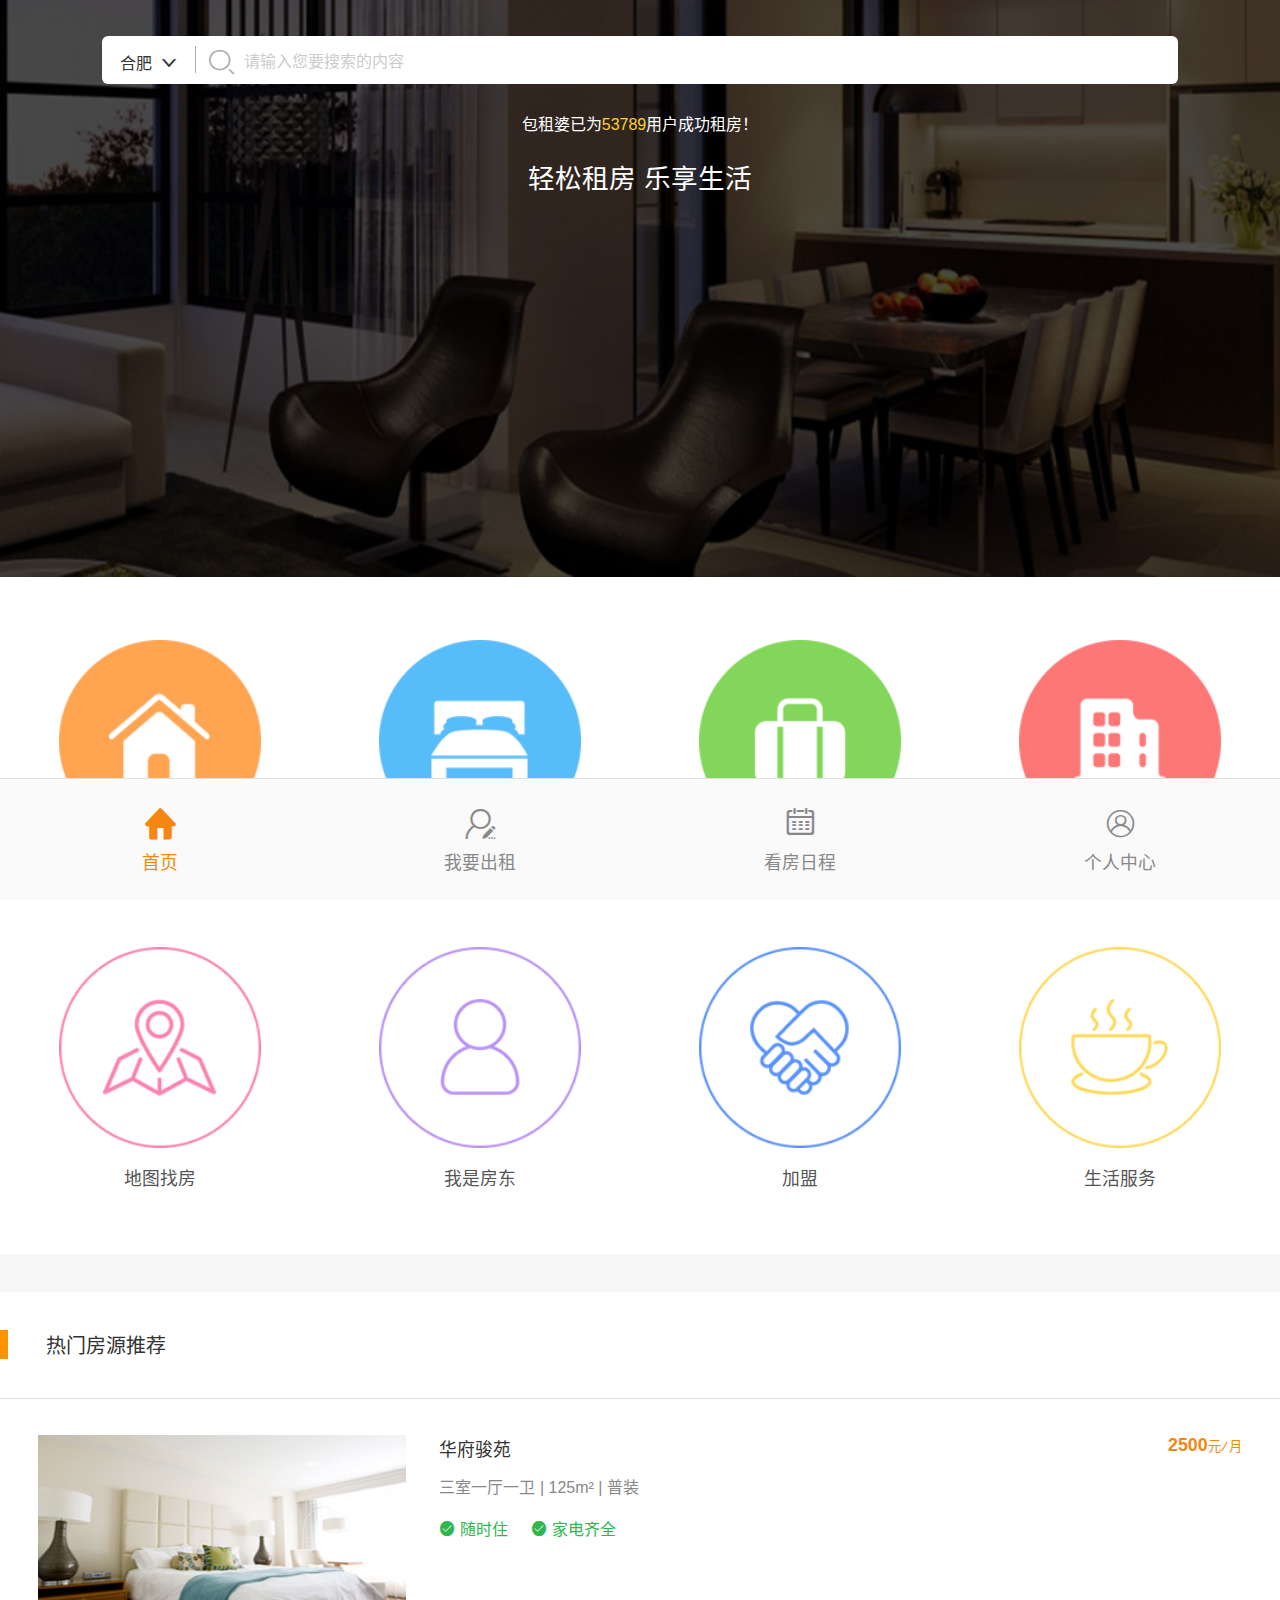
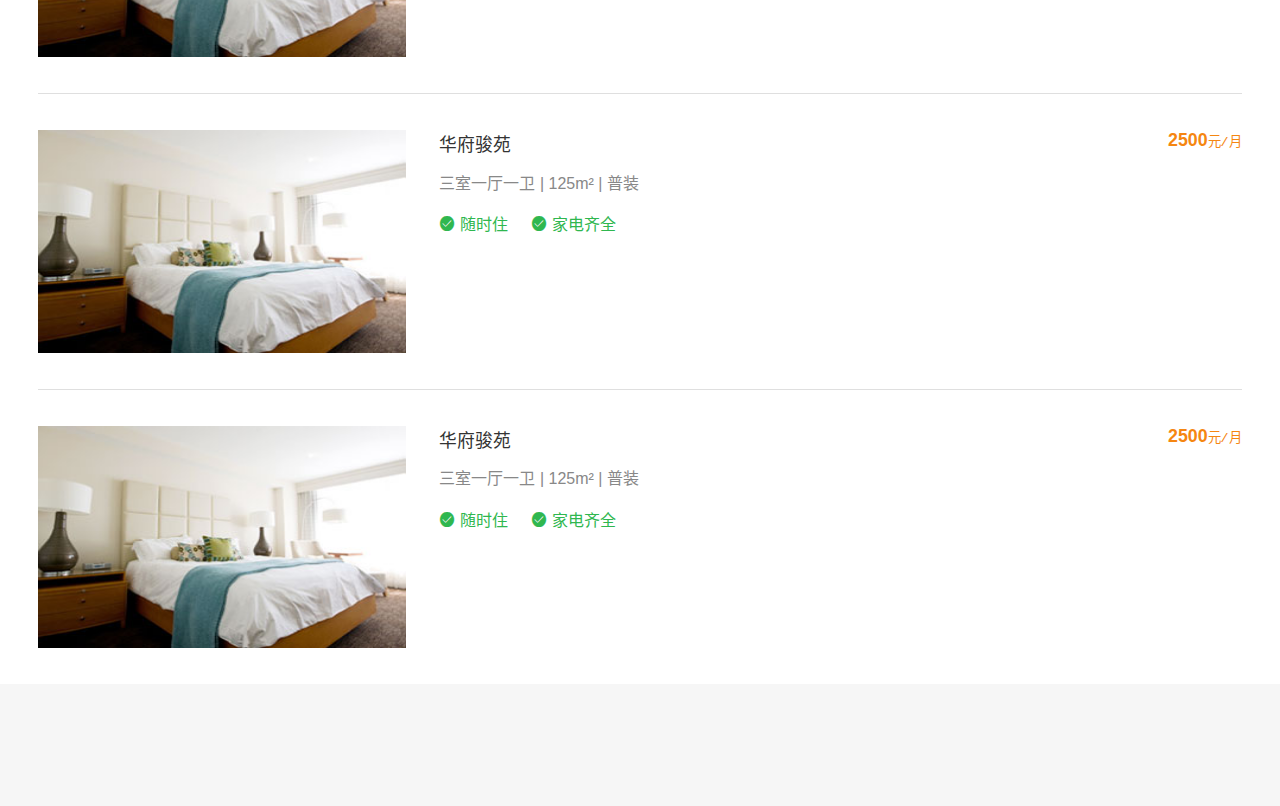
<file: index.html>
<!DOCTYPE html>
<html lang="zh-CN">
<head>
    <meta charset="utf-8">
    <meta name="viewport" content="width=device-width, initial-scale=1.0, user-scalable=no">
    <title>首页</title>
    <meta name="keywords" content="">
    <meta name="description" content="">
    <script src="js/rem.js"></script> 
    <script src="js/jquery.min.js" type="text/javascript"></script>
    <link rel="stylesheet" type="text/css" href="css/base.css"/>
    <link rel="stylesheet" type="text/css" href="css/page.css"/>
    <link rel="stylesheet" type="text/css" href="css/all.css"/>
    <link rel="stylesheet" type="text/css" href="css/mui.min.css"/>
    <link rel="stylesheet" type="text/css" href="css/loaders.min.css"/>
    <link rel="stylesheet" type="text/css" href="css/loading.css"/>
    <link rel="stylesheet" type="text/css" href="slick/slick.css"/>
	<script type="text/javascript">
		$(window).load(function(){
			$(".loading").addClass("loader-chanage")
			$(".loading").fadeOut(300)
		})
	</script>
</head>
<!--loading页开始-->
<div class="loading">
	<div class="loader">
        <div class="loader-inner pacman">
          <div></div>
          <div></div>
          <div></div>
          <div></div>
          <div></div>
        </div>
	</div>
</div>
<!--loading页结束-->
	<body>
		<!--header star-->
		<div class="header clearfloat">
			<div class="tu clearfloat">
				<img src="img/index-banner.jpg"/>
			</div>
			<header class="mui-bar mui-bar-nav">
				<a class="btn" href="#">		            
		            <p>合肥<i class="iconfont icon-iconfontarrowdown-copy"></i></p>
		        </a>
		        <div class="top-sch-box flex-col">
		            <div class="centerflex">
		                <i class="fdj iconfont icon-sousuo"></i>
		                <div class="sch-txt">请输入您要搜索的内容</div>
		            </div>
		        </div>
		    </header>
		    <div class="header-tit clearfloat">
		    	<p class="header-num">包租婆已为<span>53789</span>用户成功租房！</p>
		    	<p class="header-da">轻松租房  乐享生活</p>
		    </div>
		</div>
		<!--header end-->
		<div id="main" class="mui-clearfix">
		 	<!-- 搜索层 -->
		    <div class="pop-schwrap">
		        <div class="ui-scrollview">
		        	<div class="poo-mui clearfloat box-s">
		        		<div class="mui-bar mui-bar-nav clone poo-muitwo">
			                <div class="top-sch-box flex-col">
			                    <div class="centerflex">
			                    	<i class="fdj iconfont icon-sousuo"></i>
			                        <input class="sch-input mui-input-clear" type="text" name="" id="" placeholder="请输入您要搜索的内容" />
			                    </div>
			                </div>			                
			            </div>
			            <a href="javascript:;" class="mui-btn mui-btn-primary btn-back" href="#">取消</a>
		        	</div>		            
		            <div class="scroll-wrap">
		                <div class="mui-scroll">
		                    <div class="sch-cont">
		                        <div class="section ui-border-b">
		                            <div class="tit">热门搜索</div>
		                            <div class="tags">
		                                <span class="tag">大溪地</span><span class="tag">大溪地</span><span class="tag">大溪地</span>
		                                <span class="tag">大溪地</span><span class="tag">大溪地</span><span class="tag">大溪地</span>
		                                <span class="tag">大溪地</span><span class="tag">大溪地</span><span class="tag">大溪地</span>
		                            </div>
		                        </div>
		                    </div>
		                </div>
		            </div>
		        </div>
		    </div>
		    
		    <div class="cation clearfloat">
		    	<ul class="clearfloat">
		    		<li>
		    			<a href="entire.html">
			    			<img src="img/fang.png" />
			    			<p>整租</p>
		    			</a>
		    		</li>
		    		<li>
		    			<a href="entire.html">
			    			<img src="img/chuang.png" />
			    			<p>合租</p>
		    			</a>
		    		</li>
		    		<li>
		    			<a href="entire.html">
			    			<img src="img/bao.png" />
			    			<p>短租</p>
		    			</a>
		    		</li>
		    		<li>
		    			<a href="entire.html">
			    			<img src="img/lou.png" />
			    			<p>写字楼</p>
		    			</a>
		    		</li>
		    		<li>
		    			<a href="map.html">
			    			<img src="img/map.png" />
			    			<p>地图找房</p>
		    			</a>
		    		</li>
		    		<li>
		    			<a href="landlord.html">
			    			<img src="img/people.png" />
			    			<p>我是房东</p>
		    			</a>
		    		</li>
		    		<li>
		    			<a href="join.html">
			    			<img src="img/woshou.png" />
			    			<p>加盟</p>
		    			</a>
		    		</li>
		    		<li>
		    			<a href="life-service.html">
			    			<img src="img/self.png" />
			    			<p>生活服务</p>
		    			</a>
		    		</li>
		    	</ul>
		    </div>
		    
		    <div class="recom clearfloat">
		    	<div class="recom-tit clearfloat box-s">
		    		<p>热门房源推荐</p>
		    	</div>
		    	<div class="content clearfloat box-s">
		    		<div class="list clearfloat fl box-s">
		    			<a href="house-details.html">
			    			<div class="tu clearfloat">
			    				<span></span>
			    				<img src="upload/list-tu.jpg"/>
			    			</div>
			    			<div class="right clearfloat">
			    				<div class="tit clearfloat">
			    					<p class="fl">华府骏苑</p>
			    					<span class="fr">2500<samp>元/月</samp></span>
			    				</div>
			    				<p class="recom-jianjie">三室一厅一卫   |  125m²  |  普装</p>
			    				<div class="recom-bottom clearfloat">
			    					<span><i class="iconfont icon-duihao"></i>随时住</span>
			    					<span><i class="iconfont icon-duihao"></i>家电齐全</span>
			    				</div>
			    			</div>
		    			</a>
		    		</div>
		    		<div class="list clearfloat fl box-s">
		    			<a href="house-details.html">
			    			<div class="tu clearfloat">
			    				<span></span>
			    				<img src="upload/list-tu.jpg"/>
			    			</div>
			    			<div class="right clearfloat">
			    				<div class="tit clearfloat">
			    					<p class="fl">华府骏苑</p>
			    					<span class="fr">2500<samp>元/月</samp></span>
			    				</div>
			    				<p class="recom-jianjie">三室一厅一卫   |  125m²  |  普装</p>
			    				<div class="recom-bottom clearfloat">
			    					<span><i class="iconfont icon-duihao"></i>随时住</span>
			    					<span><i class="iconfont icon-duihao"></i>家电齐全</span>
			    				</div>
			    			</div>
		    			</a>
		    		</div>
		    		<div class="list clearfloat fl box-s">
		    			<a href="house-details.html">
			    			<div class="tu clearfloat">
			    				<span></span>
			    				<img src="upload/list-tu.jpg"/>
			    			</div>
			    			<div class="right clearfloat">
			    				<div class="tit clearfloat">
			    					<p class="fl">华府骏苑</p>
			    					<span class="fr">2500<samp>元/月</samp></span>
			    				</div>
			    				<p class="recom-jianjie">三室一厅一卫   |  125m²  |  普装</p>
			    				<div class="recom-bottom clearfloat">
			    					<span><i class="iconfont icon-duihao"></i>随时住</span>
			    					<span><i class="iconfont icon-duihao"></i>家电齐全</span>
			    				</div>
			    			</div>
		    			</a>
		    		</div>
		    	</div>
		    </div>
	   </div>
	   
	   <footer class="page-footer fixed-footer" id="footer">
			<ul>
				<li class="active">
					<a href="index.html">
						<i class="iconfont icon-shouyev1"></i>
						<p>首页</p>
					</a>
				</li>
				<li>
					<a href="lease.html">
						<i class="iconfont icon-chuzuwo"></i>
						<p>我要出租</p>
					</a>
				</li>
				<li>
					<a href="schedule.html">
						<i class="iconfont icon-richengbiao"></i>
						<p>看房日程</p>
					</a>
				</li>
				<li>
					<a href="sign.html">
						<i class="iconfont icon-gerenzhongxin"></i>
						<p>个人中心</p>
					</a>
				</li>
			</ul>
		</footer>
	</body>
	<script type="text/javascript" src="js/jquery-1.8.3.min.js" ></script>
	<script src="js/fastclick.js"></script>
	<script src="js/mui.min.js"></script>
	<script type="text/javascript" src="js/hmt.js" ></script>
	<!--插件-->
	<link rel="stylesheet" href="css/swiper.min.css">
	<script src="js/swiper.jquery.min.js"></script>
	<!--插件-->

	<!--搜索点击效果-->
	<script >
	    $(function () {
	        var banner = new Swiper('.banner',{
	            autoplay: 5000,
	            pagination : '.swiper-pagination',
	            paginationClickable: true,
	            lazyLoading : true,
	            loop:true
	        });
	
	         mui('.pop-schwrap .sch-input').input();
	        var deceleration = mui.os.ios?0.003:0.0009;
	         mui('.pop-schwrap .scroll-wrap').scroll({
	                bounce: true,
	                indicators: true,
	                deceleration:deceleration
	        });
	        $('.top-sch-box .fdj,.top-sch-box .sch-txt,.pop-schwrap .btn-back').on('click',function () {
	            $('html,body').toggleClass('holding');
	            $('.pop-schwrap').toggleClass('on');
	            if($('.pop-schwrap').hasClass('on')) {;
	                $('.pop-schwrap .sch-input').focus();
	            }
	        });
	
	    });
	</script>
</html>
</file>
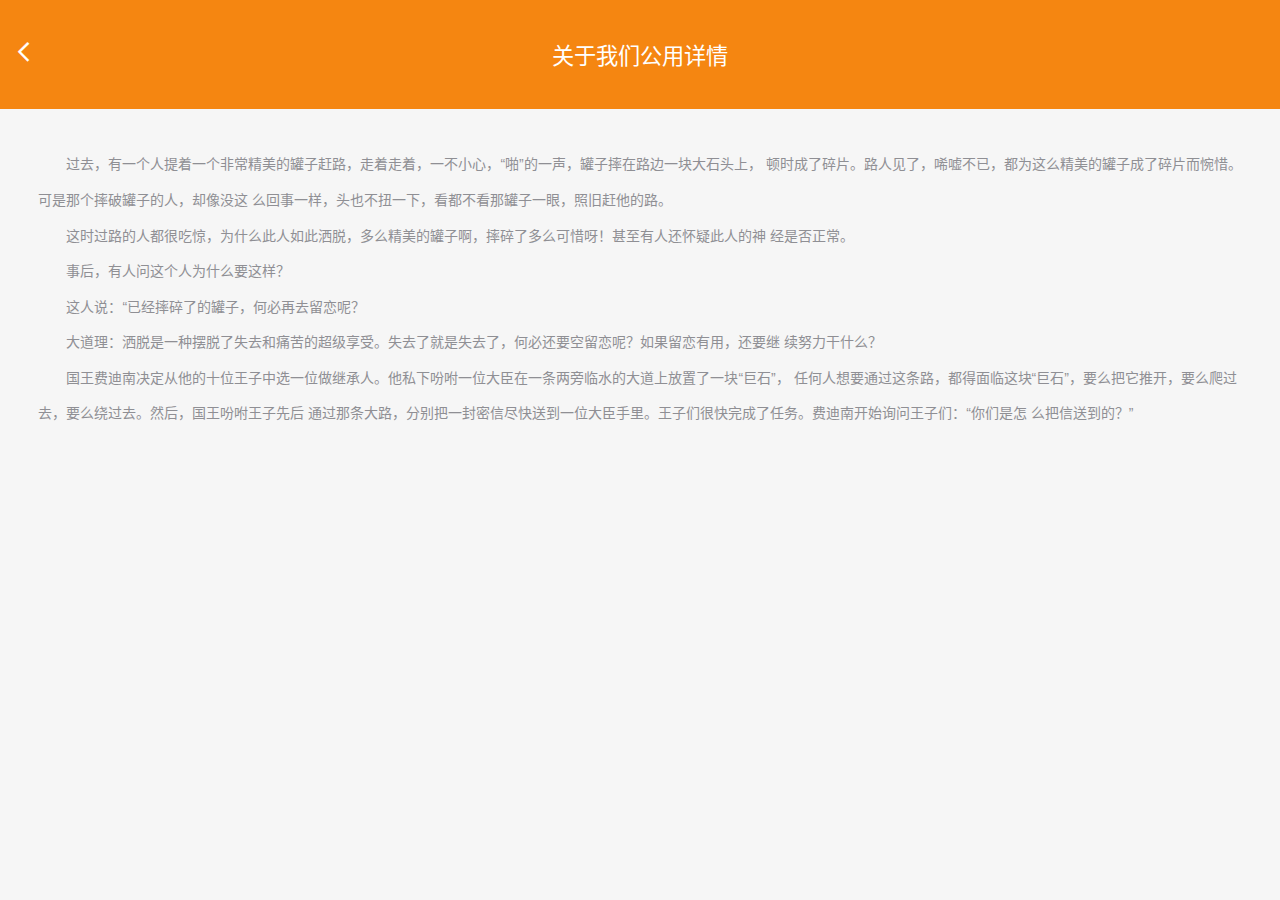
<file: about-detail.html>
<!DOCTYPE html>
<html lang="zh-CN">
<head>
    <meta charset="utf-8">
    <meta name="viewport" content="width=device-width, initial-scale=1.0, user-scalable=no">
    <title>关于我们公用详情</title>
    <meta name="keywords" content="">
    <meta name="description" content="">
    <script src="js/rem.js"></script> 
    <script src="js/jquery.min.js" type="text/javascript"></script>
    <link rel="stylesheet" type="text/css" href="css/base.css"/>
    <link rel="stylesheet" type="text/css" href="css/page.css"/>
    <link rel="stylesheet" type="text/css" href="css/all.css"/>
    <link rel="stylesheet" type="text/css" href="css/mui.min.css"/>
    <link rel="stylesheet" type="text/css" href="css/loaders.min.css"/>
    <link rel="stylesheet" type="text/css" href="css/loading.css"/>
    <link rel="stylesheet" type="text/css" href="slick/slick.css"/>
	<script type="text/javascript">
		$(window).load(function(){
			$(".loading").addClass("loader-chanage")
			$(".loading").fadeOut(300)
		})
	</script>
</head>
<!--loading页开始-->
<div class="loading">
	<div class="loader">
        <div class="loader-inner pacman">
          <div></div>
          <div></div>
          <div></div>
          <div></div>
          <div></div>
        </div>
	</div>
</div>
<!--loading页结束-->
	<body>
		<div class="headertwo clearfloat" id="header">
			<a href="javascript:history.go(-1)" class="fl box-s"><i class="iconfont icon-arrow-l fl"></i></a>
			<p class="fl">关于我们公用详情</p>
		</div>
		
		<div class="about-detail clearfloat box-s" id="main">
			<div class="ctent clearfloat box-s">
				<p>
					过去，有一个人提着一个非常精美的罐子赶路，走着走着，一不小心，“啪”的一声，罐子摔在路边一块大石头上，
					顿时成了碎片。路人见了，唏嘘不已，都为这么精美的罐子成了碎片而惋惜。可是那个摔破罐子的人，却像没这
					么回事一样，头也不扭一下，看都不看那罐子一眼，照旧赶他的路。
				</p>
				<p>
					这时过路的人都很吃惊，为什么此人如此洒脱，多么精美的罐子啊，摔碎了多么可惜呀！甚至有人还怀疑此人的神
					经是否正常。
				</p>
				<p>
					事后，有人问这个人为什么要这样？
				</p>
				<p>
					 这人说：“已经摔碎了的罐子，何必再去留恋呢？
				</p>
				<p>
					大道理：洒脱是一种摆脱了失去和痛苦的超级享受。失去了就是失去了，何必还要空留恋呢？如果留恋有用，还要继
					续努力干什么？
				</p>
				<p>
					国王费迪南决定从他的十位王子中选一位做继承人。他私下吩咐一位大臣在一条两旁临水的大道上放置了一块“巨石”，
					任何人想要通过这条路，都得面临这块“巨石”，要么把它推开，要么爬过去，要么绕过去。然后，国王吩咐王子先后
					通过那条大路，分别把一封密信尽快送到一位大臣手里。王子们很快完成了任务。费迪南开始询问王子们：“你们是怎
					么把信送到的？”
				</p>
			</div>			
		</div>
	</body>
	<script type="text/javascript" src="js/jquery-1.8.3.min.js" ></script>
	<script type="text/javascript" src="js/jquery.SuperSlide.2.1.js" ></script>
	<script type="text/javascript" src="slick/slick.min.js" ></script>
	<script type="text/javascript" src="js/jquery.leanModal.min.js"></script>
	<script type="text/javascript" src="js/tchuang.js" ></script>
	<script type="text/javascript" src="js/hmt.js" ></script>
</html>
</file>
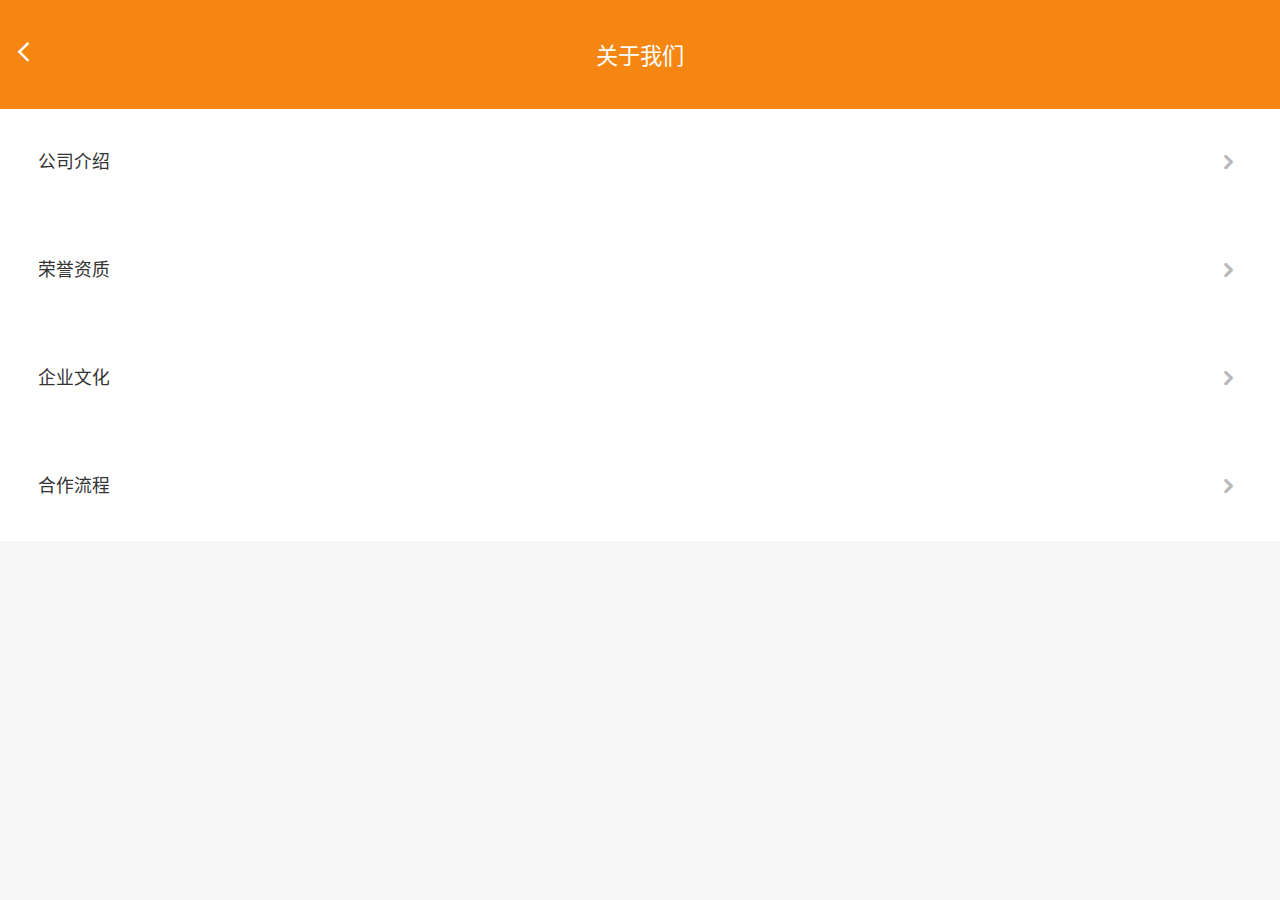
<file: about.html>
<!DOCTYPE html>
<html lang="zh-CN">
<head>
    <meta charset="utf-8">
    <meta name="viewport" content="width=device-width, initial-scale=1.0, user-scalable=no">
    <title>关于我们</title>
    <meta name="keywords" content="">
    <meta name="description" content="">
    <script src="js/rem.js"></script> 
    <script src="js/jquery.min.js" type="text/javascript"></script>
    <link rel="stylesheet" type="text/css" href="css/base.css"/>
    <link rel="stylesheet" type="text/css" href="css/page.css"/>
    <link rel="stylesheet" type="text/css" href="css/all.css"/>
    <link rel="stylesheet" type="text/css" href="css/mui.min.css"/>
    <link rel="stylesheet" type="text/css" href="css/loaders.min.css"/>
    <link rel="stylesheet" type="text/css" href="css/loading.css"/>
    <link rel="stylesheet" type="text/css" href="slick/slick.css"/>
	<script type="text/javascript">
		$(window).load(function(){
			$(".loading").addClass("loader-chanage")
			$(".loading").fadeOut(300)
		})
	</script>
</head>
<!--loading页开始-->
<div class="loading">
	<div class="loader">
        <div class="loader-inner pacman">
          <div></div>
          <div></div>
          <div></div>
          <div></div>
          <div></div>
        </div>
	</div>
</div>
<!--loading页结束-->
	<body>
		<div class="headertwo clearfloat" id="header">
			<a href="javascript:history.go(-1)" class="fl box-s"><i class="iconfont icon-arrow-l fl"></i></a>
			<p class="fl">关于我们</p>
		</div>
		
		<div class="about clefloat" id="main">
			<div class="p-list p-listwo clearfloat box-s">
				<a href="about-detail.html" class="clearfloat">
					<span class="fl">公司介绍</span>
					<i class="iconfont icon-arrowright fr you"></i>
				</a>
			</div>
			<div class="p-list p-listhree clearfloat box-s">
				<a href="about-detail.html" class="clearfloat">
					<span class="fl">荣誉资质</span>
					<i class="iconfont icon-arrowright fr you"></i>
				</a>
			</div>
			<div class="p-list p-listhree clearfloat box-s">
				<a href="about-detail.html" class="clearfloat">
					<span class="fl">企业文化</span>
					<i class="iconfont icon-arrowright fr you"></i>
				</a>
			</div>
			<div class="p-list p-listhree clearfloat box-s">
				<a href="about-detail.html" class="clearfloat">
					<span class="fl">合作流程</span>
					<i class="iconfont icon-arrowright fr you"></i>
				</a>
			</div>
		</div>
	</body>
	<script type="text/javascript" src="js/jquery-1.8.3.min.js" ></script>
	<script type="text/javascript" src="js/jquery.SuperSlide.2.1.js" ></script>
	<script type="text/javascript" src="slick/slick.min.js" ></script>
	<script type="text/javascript" src="js/jquery.leanModal.min.js"></script>
	<script type="text/javascript" src="js/tchuang.js" ></script>
	<script type="text/javascript" src="js/hmt.js" ></script>
</html>
</file>
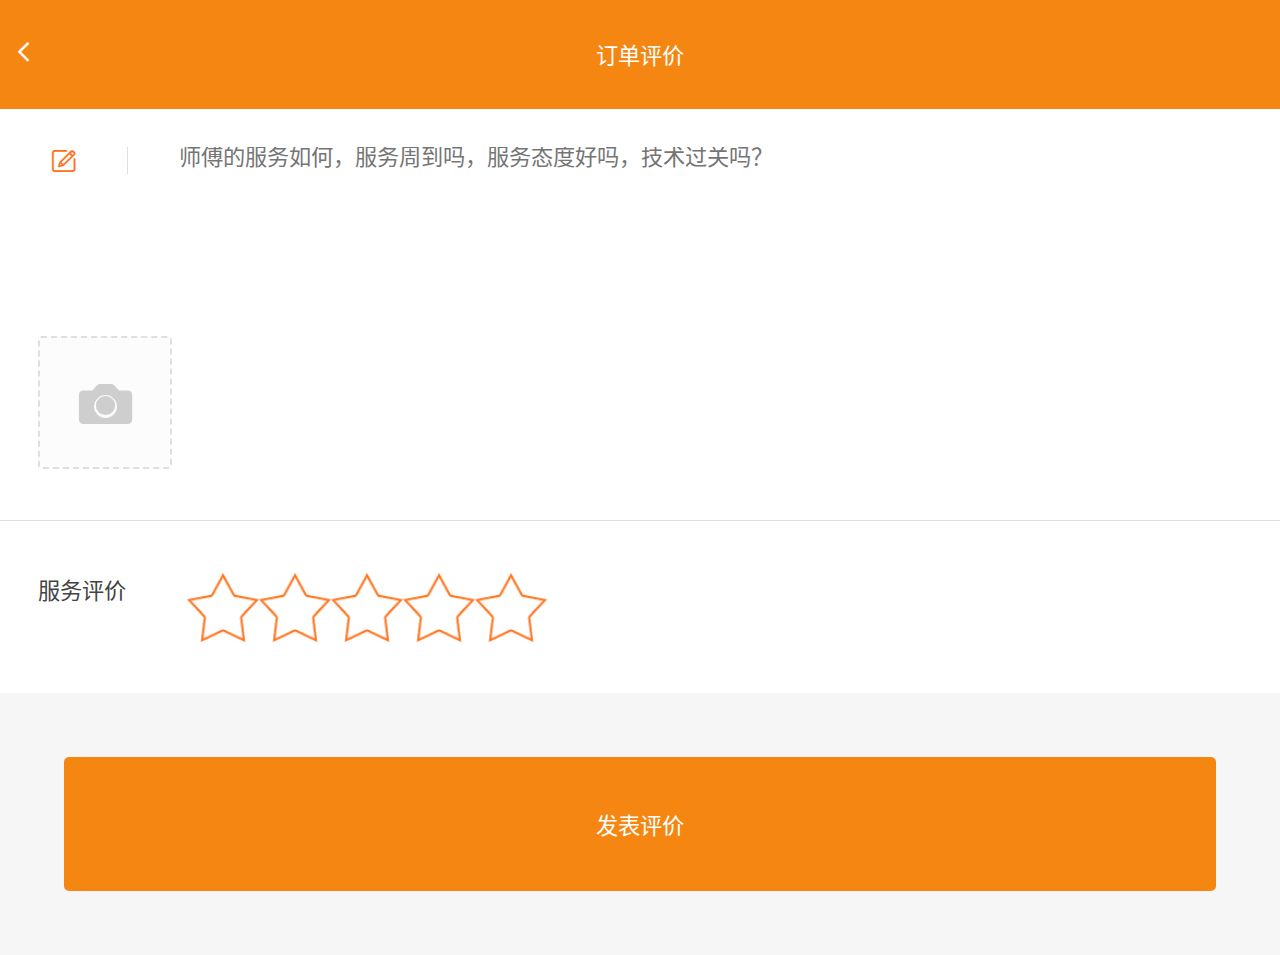
<file: assess.html>
<!DOCTYPE html>
<html lang="zh-CN">
<head>
    <meta charset="utf-8">
    <meta name="viewport" content="width=device-width, initial-scale=1.0, user-scalable=no">
    <title>订单评价</title>
    <meta name="keywords" content="">
    <meta name="description" content="">
    <script src="js/rem.js"></script> 
    <script src="js/jquery.min.js" type="text/javascript"></script>
    <link rel="stylesheet" type="text/css" href="css/base.css"/>
    <link rel="stylesheet" type="text/css" href="css/page.css"/>
    <link rel="stylesheet" type="text/css" href="css/all.css"/>
    <link rel="stylesheet" type="text/css" href="css/mui.min.css"/>
    <link rel="stylesheet" type="text/css" href="css/loaders.min.css"/>
    <link rel="stylesheet" type="text/css" href="css/loading.css"/>
    <link rel="stylesheet" type="text/css" href="slick/slick.css"/>
	<script type="text/javascript">
		$(window).load(function(){
			$(".loading").addClass("loader-chanage")
			$(".loading").fadeOut(300)
		})
	</script>
</head>
<!--loading页开始-->
<div class="loading">
	<div class="loader">
        <div class="loader-inner pacman">
          <div></div>
          <div></div>
          <div></div>
          <div></div>
          <div></div>
        </div>
	</div>
</div>
<!--loading页结束-->
	<body>
		<div class="headertwo clearfloat" id="header">
			<a href="javascript:history.go(-1)" class="fl box-s"><i class="iconfont icon-arrow-l fl"></i></a>
			<p class="fl">订单评价</p>
		</div>
		
		<div class="assess clearfloat" id="main">
			<div class="top clearfloat">
				<i class="iconfont icon-edit-copy edit fl"></i>
				<textarea name="" rows="4" cols="" class="tarea fr box-s" placeholder="师傅的服务如何，服务周到吗，服务态度好吗，技术过关吗？"></textarea>
			</div>
			<div class="bottom clearfloat">
				<i class="iconfont icon-xiangji"></i>
			</div>
			<div class="stars clearfloat box-s">
				<ul>
					<li>
						服务评价
					</li>
					<li class="assess-right">
						<img onclick="level(1)" src="img/detail-iocn001.png"/>
						<img onclick="level(2)" src="img/detail-iocn001.png"/>
						<img onclick="level(3)" src="img/detail-iocn001.png"/>
						<img onclick="level(4)" src="img/detail-iocn001.png"/>
						<img onclick="level(5)" src="img/detail-iocn001.png"/>
					</li>
				</ul>
			</div>
			<a href="#" class="pay-btn clearfloat">
				发表评价
			</a>
		</div>
	</body>
	<script type="text/javascript" src="js/jquery-1.8.3.min.js" ></script>
	<script type="text/javascript" src="js/hmt.js" ></script>
	<!--星星-->
	<script type="text/javascript">
		function level(s)
		{			
			var str = '';		
			var k = 6-s;			
			for(i=1;i<s+1;i++)			{	
				str += "<img onclick='level("+i+")' src='img/detail-iocn01.png'/>";
			}
			for(j=1;j<k;j++)
			{
				var d=j+s
				str += "<img onclick='level("+d+")' src='img/detail-iocn001.png'/>";
			}		
			$('.assess-right').html(str);
		}		
	</script>
</html>
</file>
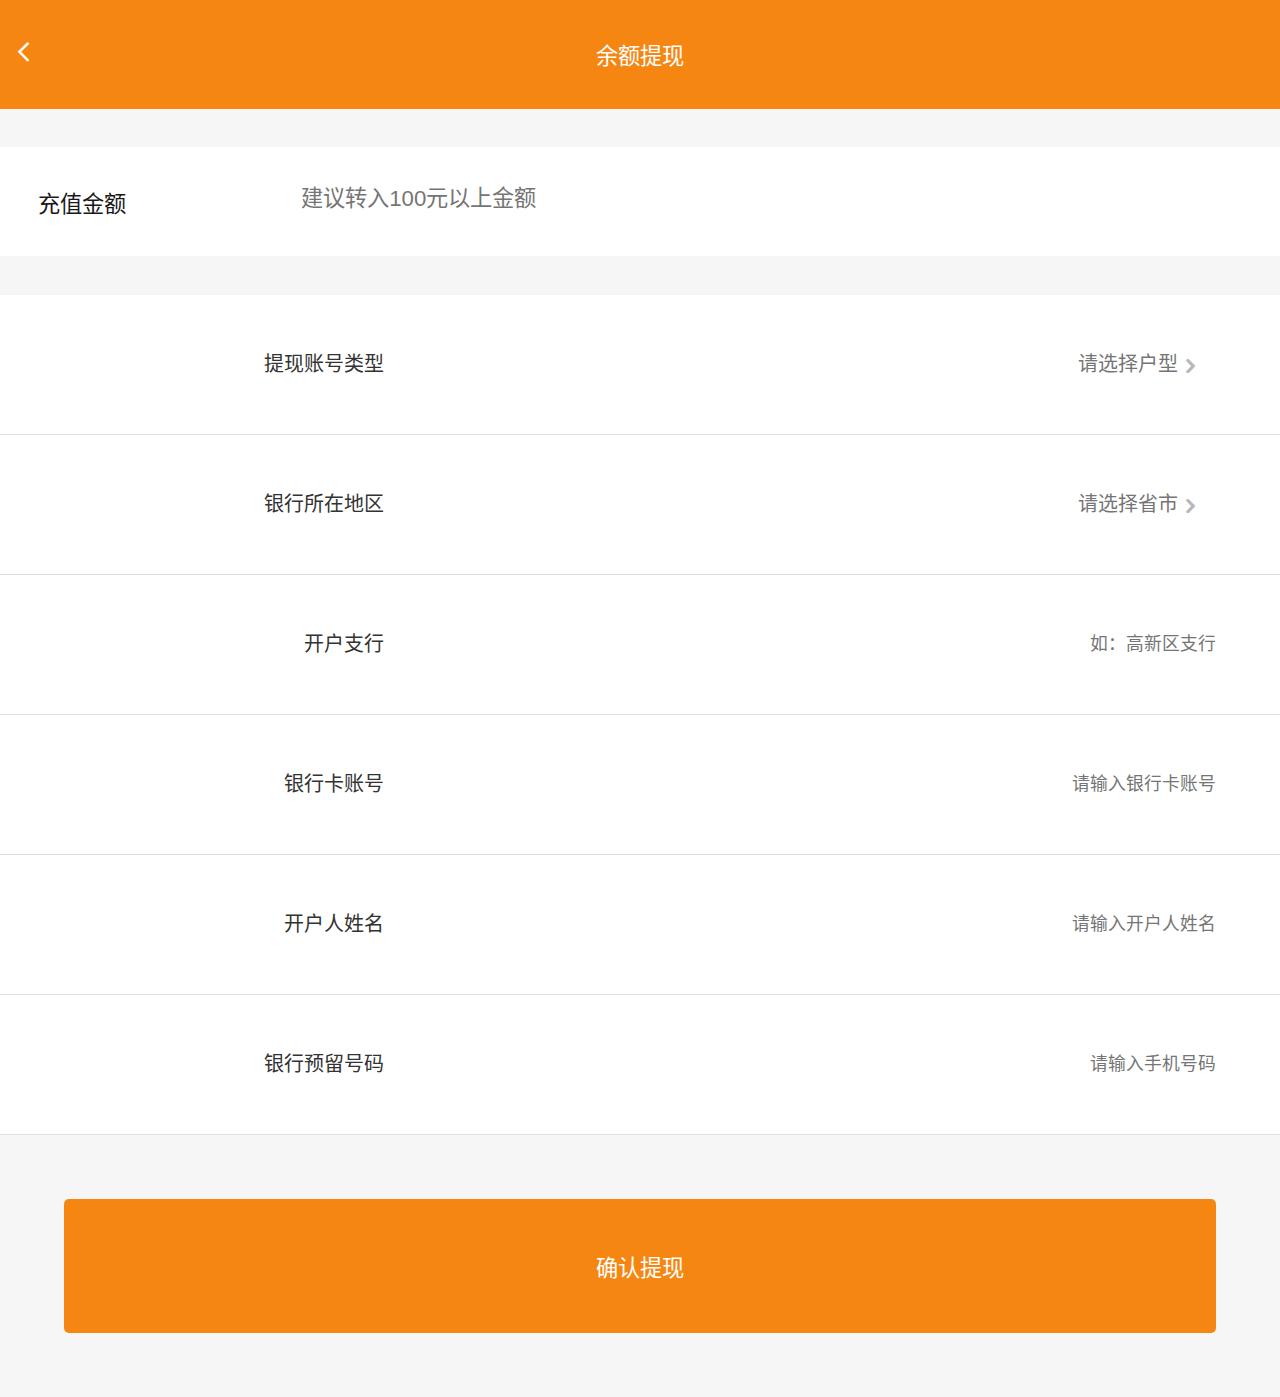
<file: carried.html>
<!DOCTYPE html>
<html lang="zh-CN">
<head>
    <meta charset="utf-8">
    <meta name="viewport" content="width=device-width, initial-scale=1.0, user-scalable=no">
    <title>余额提现</title>
    <meta name="keywords" content="">
    <meta name="description" content="">
    <script src="js/rem.js"></script> 
    <script src="js/jquery.min.js" type="text/javascript"></script>
    <link rel="stylesheet" type="text/css" href="css/base.css"/>
    <link rel="stylesheet" type="text/css" href="css/page.css"/>
    <link rel="stylesheet" type="text/css" href="css/all.css"/>
    <link rel="stylesheet" type="text/css" href="css/mui.min.css"/>
    <link rel="stylesheet" type="text/css" href="css/loaders.min.css"/>
    <link rel="stylesheet" type="text/css" href="css/loading.css"/>
    <link rel="stylesheet" type="text/css" href="slick/slick.css"/>
	<script type="text/javascript">
		$(window).load(function(){
			$(".loading").addClass("loader-chanage")
			$(".loading").fadeOut(300)
		})
	</script>
</head>
<!--loading页开始-->
<div class="loading">
	<div class="loader">
        <div class="loader-inner pacman">
          <div></div>
          <div></div>
          <div></div>
          <div></div>
          <div></div>
        </div>
	</div>
</div>
<!--loading页结束-->
	<body>
		<div class="headertwo clearfloat" id="header">
			<a href="javascript:history.go(-1)" class="fl box-s"><i class="iconfont icon-arrow-l fl"></i></a>
			<p class="fl">余额提现</p>
		</div>
		
		<div class="carried clearfloat" id="main">
			<div class="top clearfloat box-s">
				<p class="tit fl">充值金额</p>
				<input type="text" id="" value="" class="fl" placeholder="建议转入100元以上金额" />
			</div>
			
			<div class="land-ctent land-ctenttwo bottom clearfloat">
				<ul>
					<li class="box-s clearfloat">
						<p class="tit fl">提现账号类型</p>
						<input type="text" name="" id="" value="" placeholder="请选择户型" class="fl day" />
						<i class="iconfont icon-arrowright fl"></i>
					</li>
					<li class="box-s clearfloat">
						<p class="tit fl">银行所在地区</p>
						<input type="text" name="" id="" value="" placeholder="请选择省市" class="fl day" />
						<i class="iconfont icon-arrowright fl"></i>
					</li>
					<li class="box-s clearfloat">
						<p class="tit fl">开户支行</p>
						<input type="text" name="" id="" value="" placeholder="如：高新区支行" class="fl" />
					</li>
					<li class="box-s clearfloat">
						<p class="tit fl">银行卡账号</p>
						<input type="text" name="" id="" value="" placeholder="请输入银行卡账号" class="fl" />
					</li>
					<li class="box-s clearfloat">
						<p class="tit fl">开户人姓名</p>
						<input type="text" name="" id="" value="" placeholder="请输入开户人姓名" class="fl" />
					</li>
					<li class="box-s clearfloat">
						<p class="tit fl">银行预留号码</p>
						<input type="text" name="" id="" value="" placeholder="请输入手机号码" class="fl" />
					</li>
				</ul>					
			</div>
			
			<a href="#" class="pay-btn clearfloat">
				确认提现
			</a>
		</div>
	</body>
	<script type="text/javascript" src="js/jquery-1.8.3.min.js" ></script>
	<script type="text/javascript" src="js/jquery.SuperSlide.2.1.js" ></script>
	<script type="text/javascript" src="js/hmt.js" ></script>
</html>
</file>
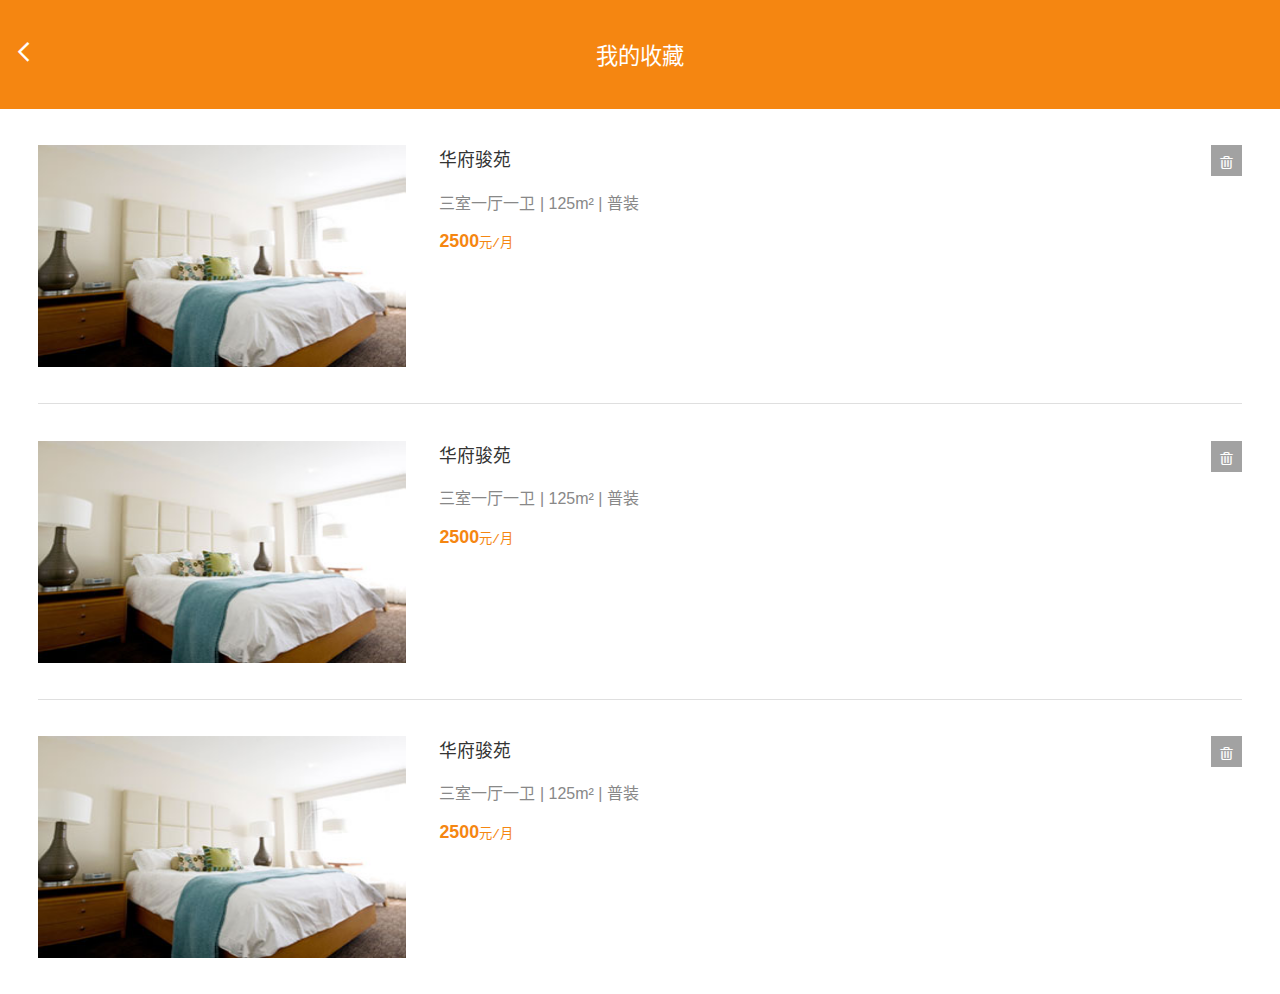
<file: collection.html>
<!DOCTYPE html>
<html lang="zh-CN">
<head>
    <meta charset="utf-8">
    <meta name="viewport" content="width=device-width, initial-scale=1.0, user-scalable=no">
    <title>我的收藏</title>
    <meta name="keywords" content="">
    <meta name="description" content="">
    <script src="js/rem.js"></script> 
    <script src="js/jquery.min.js" type="text/javascript"></script>
    <link rel="stylesheet" type="text/css" href="css/base.css"/>
    <link rel="stylesheet" type="text/css" href="css/page.css"/>
    <link rel="stylesheet" type="text/css" href="css/all.css"/>
    <link rel="stylesheet" type="text/css" href="css/mui.min.css"/>
    <link rel="stylesheet" type="text/css" href="css/loaders.min.css"/>
    <link rel="stylesheet" type="text/css" href="css/loading.css"/>
    <link rel="stylesheet" type="text/css" href="slick/slick.css"/>
	<script type="text/javascript">
		$(window).load(function(){
			$(".loading").addClass("loader-chanage")
			$(".loading").fadeOut(300)
		})
	</script>
</head>
<!--loading页开始-->
<div class="loading">
	<div class="loader">
        <div class="loader-inner pacman">
          <div></div>
          <div></div>
          <div></div>
          <div></div>
          <div></div>
        </div>
	</div>
</div>
<!--loading页结束-->
	<body>
		<div class="headertwo clearfloat" id="header">
			<a href="javascript:history.go(-1)" class="fl box-s"><i class="iconfont icon-arrow-l fl"></i></a>
			<p class="fl">我的收藏</p>
		</div>
		
		<div class="clearfloat" id="main">
			<div class="recom clearfloat collection">
		    	<div class="content clearfloat box-s">
		    		<div class="list clearfloat fl box-s">
		    			<a href="house-details.html">
			    			<div class="tu clearfloat">
			    				<span></span>
			    				<img src="upload/list-tu.jpg"/>
			    			</div>
			    			<div class="right clearfloat">
			    				<div class="tit clearfloat">
			    					<p class="fl">华府骏苑</p>
			    					<i class="fr iconfont icon-delete delete"></i>
			    				</div>
			    				<p class="recom-jianjie">三室一厅一卫   |  125m²  |  普装</p>
			    				<div class="recom-bottom clearfloat">
			    					2500<samp>元/月</samp>
			    				</div>
			    			</div>
		    			</a>
		    		</div>
		    		<div class="list clearfloat fl box-s">
		    			<a href="house-details.html">
			    			<div class="tu clearfloat">
			    				<span></span>
			    				<img src="upload/list-tu.jpg"/>
			    			</div>
			    			<div class="right clearfloat">
			    				<div class="tit clearfloat">
			    					<p class="fl">华府骏苑</p>
			    					<i class="fr iconfont icon-delete delete"></i>
			    				</div>
			    				<p class="recom-jianjie">三室一厅一卫   |  125m²  |  普装</p>
			    				<div class="recom-bottom clearfloat">
			    					2500<samp>元/月</samp>
			    				</div>
			    			</div>
		    			</a>
		    		</div>
		    		<div class="list clearfloat fl box-s">
		    			<a href="house-details.html">
			    			<div class="tu clearfloat">
			    				<span></span>
			    				<img src="upload/list-tu.jpg"/>
			    			</div>
			    			<div class="right clearfloat">
			    				<div class="tit clearfloat">
			    					<p class="fl">华府骏苑</p>
			    					<i class="fr iconfont icon-delete delete"></i>
			    				</div>
			    				<p class="recom-jianjie">三室一厅一卫   |  125m²  |  普装</p>
			    				<div class="recom-bottom clearfloat">
			    					2500<samp>元/月</samp>
			    				</div>
			    			</div>
		    			</a>
		    		</div>
		    	</div>
		    </div>
		</div>
	</body>
	<script type="text/javascript" src="js/jquery-1.8.3.min.js" ></script>
	<script src="js/fastclick.js"></script>
	<script src="js/mui.min.js"></script>
	<script type="text/javascript" src="js/hmt.js" ></script>
</html>
</file>
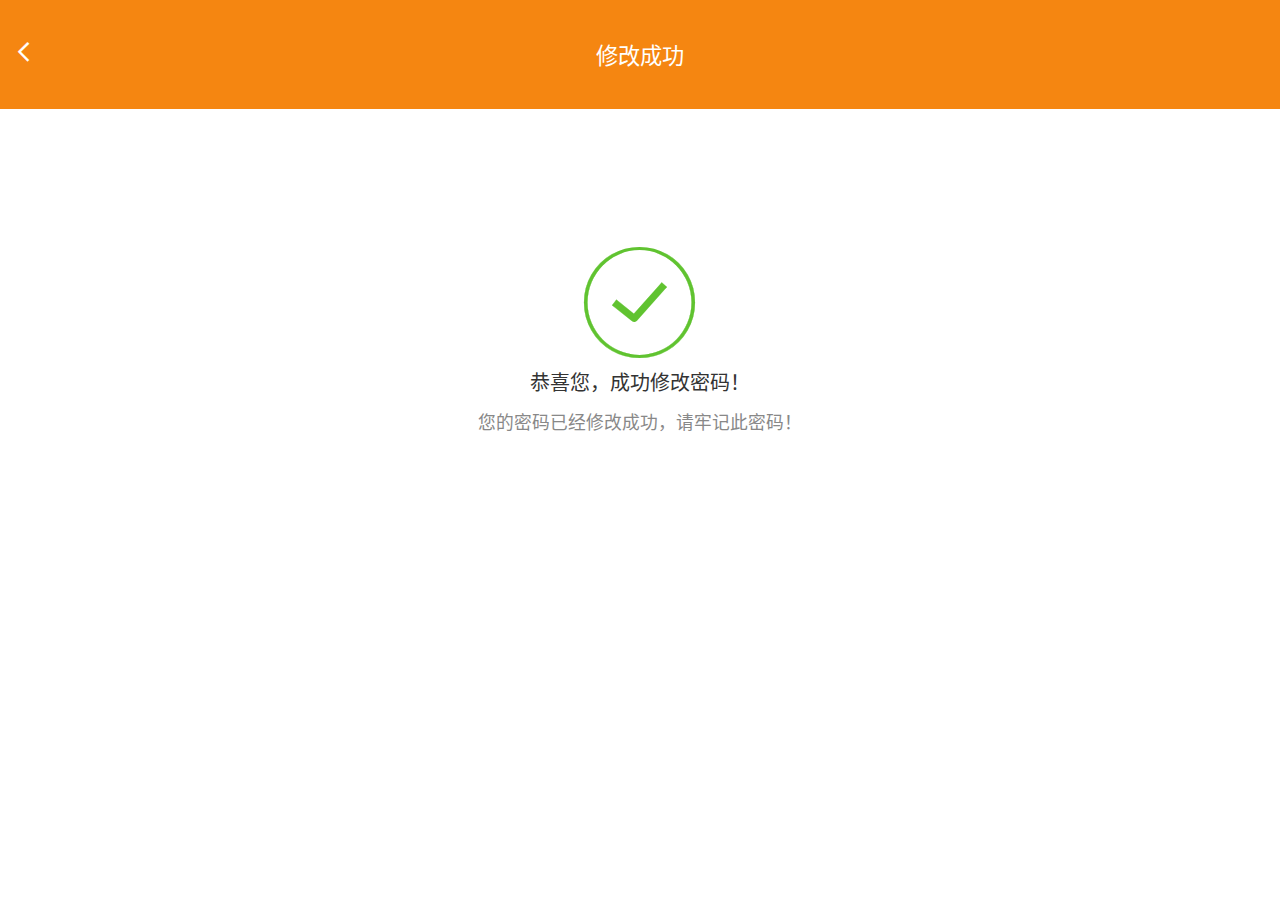
<file: complete.html>
<!DOCTYPE html>
<html lang="zh-CN">
<head>
    <meta charset="utf-8">
    <meta name="viewport" content="width=device-width, initial-scale=1.0, user-scalable=no">
    <title>修改成功</title>
    <meta name="keywords" content="">
    <meta name="description" content="">
    <script src="js/rem.js"></script> 
    <script src="js/jquery.min.js" type="text/javascript"></script>
    <link rel="stylesheet" type="text/css" href="css/base.css"/>
    <link rel="stylesheet" type="text/css" href="css/page.css"/>
    <link rel="stylesheet" type="text/css" href="css/all.css"/>
    <link rel="stylesheet" type="text/css" href="css/mui.min.css"/>
    <link rel="stylesheet" type="text/css" href="css/loaders.min.css"/>
    <link rel="stylesheet" type="text/css" href="css/loading.css"/>
    <link rel="stylesheet" type="text/css" href="slick/slick.css"/>
	<script type="text/javascript">
		$(window).load(function(){
			$(".loading").addClass("loader-chanage")
			$(".loading").fadeOut(300)
		})
	</script>
</head>
<!--loading页开始-->
<div class="loading">
	<div class="loader">
        <div class="loader-inner pacman">
          <div></div>
          <div></div>
          <div></div>
          <div></div>
          <div></div>
        </div>
	</div>
</div>
<!--loading页结束-->
	<body>
		<div class="headertwo clearfloat" id="header">
			<a href="javascript:history.go(-1)" class="fl box-s"><i class="iconfont icon-arrow-l fl"></i></a>
			<p class="fl">修改成功</p>
		</div>
		
		<div class="success clearfloat" id="main">			
			<div class="top clearfloat">
				<i class="iconfont icon-chenggong chenggong"></i>
				<p class="tit">恭喜您，成功修改密码！</p>
				<p class="fu-tit">您的密码已经修改成功，请牢记此密码！</p>
			</div>
		</div>
	</body>
	<script type="text/javascript" src="js/jquery-1.8.3.min.js" ></script>
	<script src="js/fastclick.js"></script>
	<script src="js/mui.min.js"></script>
	<script type="text/javascript" src="js/hmt.js" ></script>
</html>
</file>
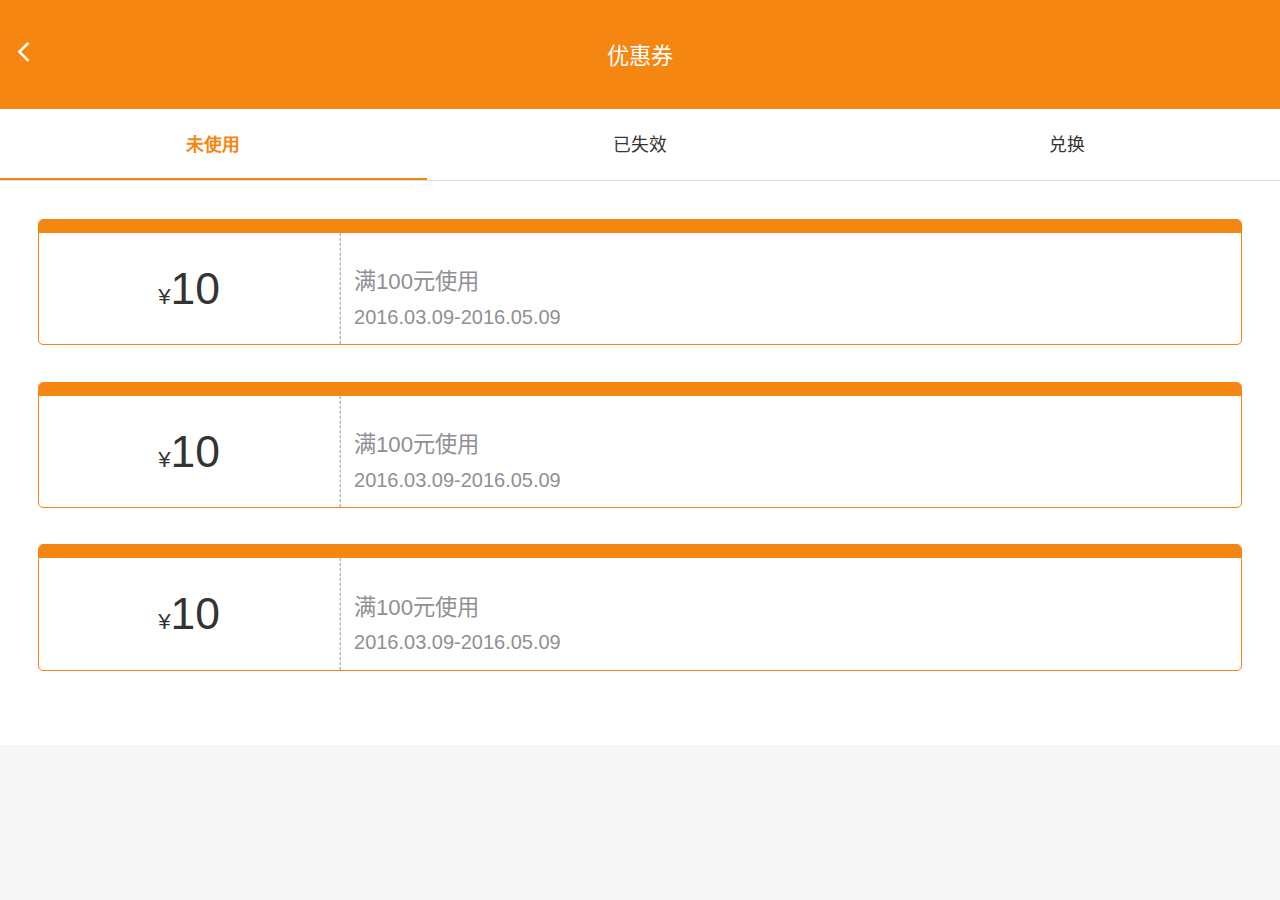
<file: coupon.html>
<!DOCTYPE html>
<html lang="zh-CN">
<head>
    <meta charset="utf-8">
    <meta name="viewport" content="width=device-width, initial-scale=1.0, user-scalable=no">
    <title>优惠券</title>
    <meta name="keywords" content="">
    <meta name="description" content="">
    <script src="js/rem.js"></script> 
    <script src="js/jquery.min.js" type="text/javascript"></script>
    <link rel="stylesheet" type="text/css" href="css/base.css"/>
    <link rel="stylesheet" type="text/css" href="css/page.css"/>
    <link rel="stylesheet" type="text/css" href="css/all.css"/>
    <link rel="stylesheet" type="text/css" href="css/mui.min.css"/>
    <link rel="stylesheet" type="text/css" href="css/loaders.min.css"/>
    <link rel="stylesheet" type="text/css" href="css/loading.css"/>
    <link rel="stylesheet" type="text/css" href="slick/slick.css"/>
	<script type="text/javascript">
		$(window).load(function(){
			$(".loading").addClass("loader-chanage")
			$(".loading").fadeOut(300)
		})
	</script>
</head>
<!--loading页开始-->
<div class="loading">
	<div class="loader">
        <div class="loader-inner pacman">
          <div></div>
          <div></div>
          <div></div>
          <div></div>
          <div></div>
        </div>
	</div>
</div>
<!--loading页结束-->
	<body>
		<div class="headertwo clearfloat" id="header">
			<a href="javascript:history.go(-1)" class="fl box-s"><i class="iconfont icon-arrow-l fl"></i></a>
			<p class="fl">优惠券</p>
		</div>
		
		<div class="coupon clearfloat" id="main">
			<div class="noticethree">
				<div class="tab-hd clearfloat">
					<ul class="tab-nav clearfloat">
					  <li><a href="#">未使用</a></li>
					  <li><a href="#">已失效</a></li>
					  <li><a href="#">兑换</a></li>
					</ul>
				</div>
				<div class="tab-bd clearfloat box-s">
					<div class="tab-pal">
						<div class="list clearfloat fl">
							<span class="top"></span>
							<div class="xia clearfloat">
								<p class="price fl"><span>¥</span>10</p>
								<div class="you clearfloat fl box-s">
									<p class="fu-tit">满100元使用</p>
									<p class="time">2016.03.09-2016.05.09</p>
								</div>
							</div>
						</div>
						<div class="list clearfloat fl">
							<span class="top"></span>
							<div class="xia clearfloat">
								<p class="price fl"><span>¥</span>10</p>
								<div class="you clearfloat fl box-s">
									<p class="fu-tit">满100元使用</p>
									<p class="time">2016.03.09-2016.05.09</p>
								</div>
							</div>
						</div>
						<div class="list clearfloat fl">
							<span class="top"></span>
							<div class="xia clearfloat">
								<p class="price fl"><span>¥</span>10</p>
								<div class="you clearfloat fl box-s">
									<p class="fu-tit">满100元使用</p>
									<p class="time">2016.03.09-2016.05.09</p>
								</div>
							</div>
						</div>
					</div>
					
					<div class="tab-pal">
						<div class="list listwo clearfloat fl">
							<span class="top"></span>
							<div class="xia clearfloat">
								<p class="price fl"><span>¥</span>10</p>
								<div class="you clearfloat fl box-s">
									<p class="fu-tit">满100元使用</p>
									<p class="time">2016.03.09-2016.05.09</p>
								</div>
							</div>
						</div>
						<div class="list listwo clearfloat fl">
							<span class="top"></span>
							<div class="xia clearfloat">
								<p class="price fl"><span>¥</span>10</p>
								<div class="you clearfloat fl box-s">
									<p class="fu-tit">满100元使用</p>
									<p class="time">2016.03.09-2016.05.09</p>
								</div>
							</div>
						</div>
					</div>
					
					<div class="tab-pal">
						<div class="list listwo clearfloat fl">
							<span class="top"></span>
							<div class="xia clearfloat">
								<p class="price fl"><span>¥</span>10</p>
								<div class="you clearfloat fl box-s">
									<p class="fu-tit">满100元使用<a href="#" class="duihuan fr">兑换</a></p>
									<p class="time">2016.03.09-2016.05.09</p>
								</div>
							</div>
						</div>
					</div>
					
				</div>
			</div>
		</div>
	</body>
	<script type="text/javascript" src="js/jquery-1.8.3.min.js" ></script>
	<script type="text/javascript" src="js/jquery.SuperSlide.2.1.js" ></script>
	<script type="text/javascript" src="js/hmt.js" ></script>
	<script type="text/javascript">
		jQuery(".noticethree").slide({ titCell:".tab-hd li", mainCell:".tab-bd",trigger: "click",delayTime:0 });
	</script>
</html>
</file>
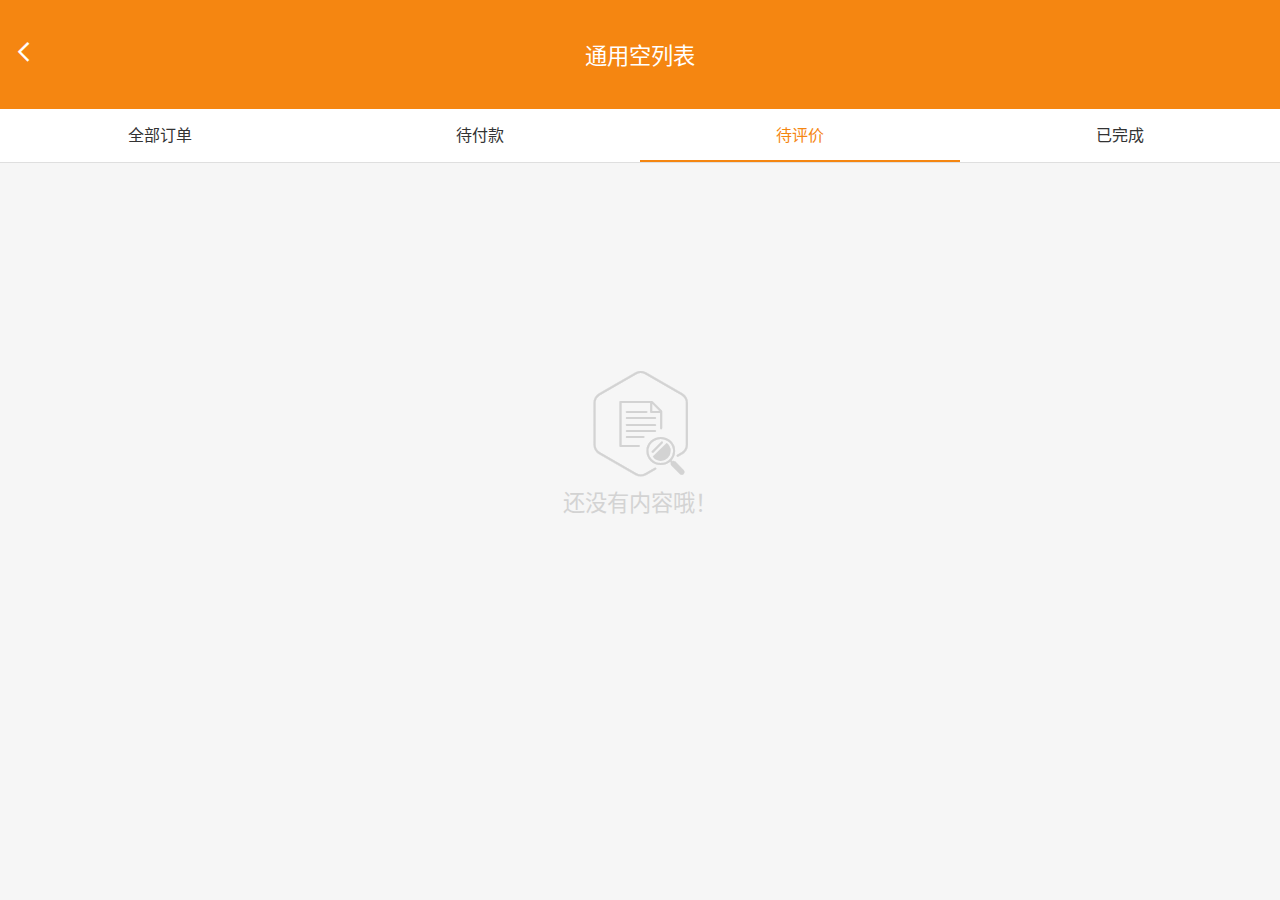
<file: empty-list.html>
<!DOCTYPE html>
<html lang="zh-CN">
<head>
    <meta charset="utf-8">
    <meta name="viewport" content="width=device-width, initial-scale=1.0, user-scalable=no">
    <title>通用空列表</title>
    <meta name="keywords" content="">
    <meta name="description" content="">
    <script src="js/rem.js"></script> 
    <script src="js/jquery.min.js" type="text/javascript"></script>
    <link rel="stylesheet" type="text/css" href="css/base.css"/>
    <link rel="stylesheet" type="text/css" href="css/page.css"/>
    <link rel="stylesheet" type="text/css" href="css/all.css"/>
    <link rel="stylesheet" type="text/css" href="css/mui.min.css"/>
    <link rel="stylesheet" type="text/css" href="css/loaders.min.css"/>
    <link rel="stylesheet" type="text/css" href="css/loading.css"/>
    <link rel="stylesheet" type="text/css" href="slick/slick.css"/>
	<script type="text/javascript">
		$(window).load(function(){
			$(".loading").addClass("loader-chanage")
			$(".loading").fadeOut(300)
		})
	</script>
</head>
<!--loading页开始-->
<div class="loading">
	<div class="loader">
        <div class="loader-inner pacman">
          <div></div>
          <div></div>
          <div></div>
          <div></div>
          <div></div>
        </div>
	</div>
</div>
<!--loading页结束-->
	<body>
		<div class="headertwo clearfloat" id="header">
			<a href="javascript:history.go(-1)" class="fl box-s"><i class="iconfont icon-arrow-l fl"></i></a>
			<p class="fl">通用空列表</p>
		</div>
		
		<div class="rent clearfloat" id="main">
			<div class="top clearfloat">
				<ul>
					<li>
						<a href="rent-order.html">全部订单</a>
					</li>
					<li>
						<a href="rent-order.html">待付款</a>
					</li>
					<li class="cur">
						<a href="empty-list.html">待评价</a>
					</li>
					<li>
						<a href="empty-list.html">已完成</a>
					</li>
				</ul>
			</div>
		</div>
		<div class="empty-list clearfloat" id="main">
			<i class="iconfont icon-meineirong"></i>
			<p>还没有内容哦！</p>
		</div>
	</body>
	<script type="text/javascript" src="js/jquery-1.8.3.min.js" ></script>
	<script type="text/javascript" src="js/jquery.SuperSlide.2.1.js" ></script>
	<script type="text/javascript" src="js/hmt.js" ></script>
</html>
</file>
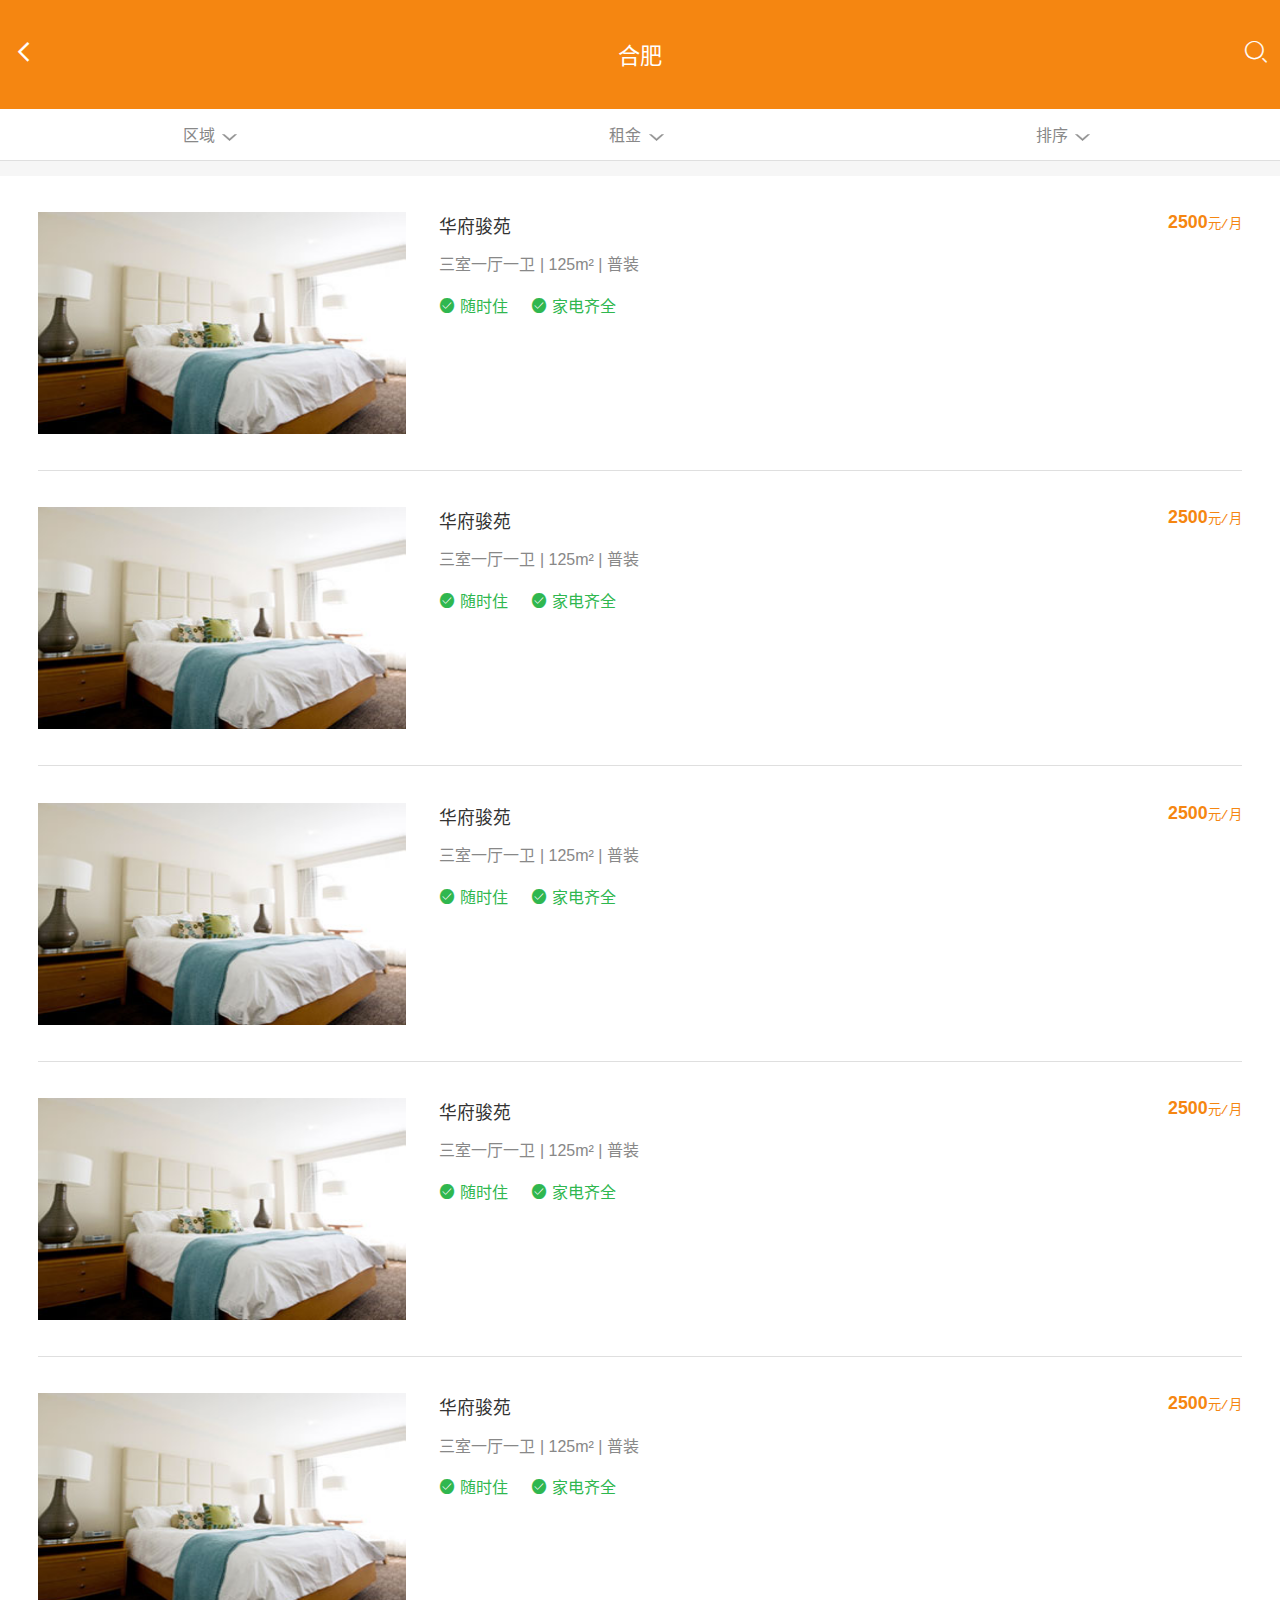
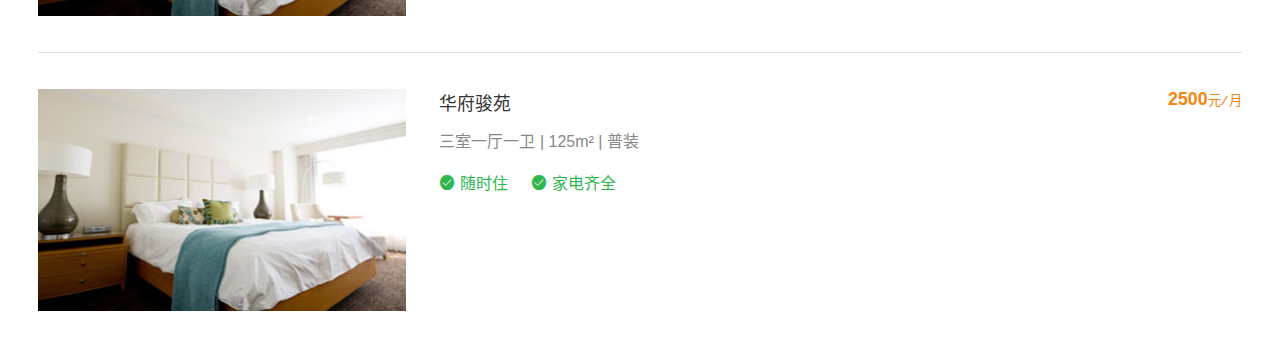
<file: entire.html>
<!DOCTYPE html>
<html lang="zh-CN">
<head>
    <meta charset="utf-8">
    <meta name="viewport" content="width=device-width, initial-scale=1.0, user-scalable=no">
    <title>整租</title>
    <meta name="keywords" content="">
    <meta name="description" content="">
    <script src="js/rem.js"></script> 
    <script src="js/jquery.min.js" type="text/javascript"></script>
    <link rel="stylesheet" type="text/css" href="css/base.css"/>
    <link rel="stylesheet" type="text/css" href="css/page.css"/>
    <link rel="stylesheet" type="text/css" href="css/all.css"/>
    <link rel="stylesheet" type="text/css" href="css/mui.min.css"/>
    <link rel="stylesheet" type="text/css" href="css/loaders.min.css"/>
    <link rel="stylesheet" type="text/css" href="css/loading.css"/>
    <link rel="stylesheet" type="text/css" href="slick/slick.css"/>
    <script type="text/javascript" src="js/menu.js" ></script>
	<script type="text/javascript">
		$(window).load(function(){
			$(".loading").addClass("loader-chanage")
			$(".loading").fadeOut(300)
		})
	</script>
</head>
<!--loading页开始-->
<div class="loading">
	<div class="loader">
        <div class="loader-inner pacman">
          <div></div>
          <div></div>
          <div></div>
          <div></div>
          <div></div>
        </div>
	</div>
</div>
<!--loading页结束-->
	<body>
		<div class="headertwo clearfloat" id="header">
			<a href="javascript:history.go(-1)" class="fl box-s"><i class="iconfont icon-arrow-l fl"></i></a>
			<p class="fl">合肥</p>
			<a href="javascript:history.go(-1)" class="fr"><i class="iconfont icon-sousuo fl"></i></a>
		</div>		
		<div class="clearfloat" id="main">
			<div class="menu-list clearfloat am-sharetwo">
				<ul class="yiji" id="oe_menu">
					<li>
						<a href="#" class="inactive">区域<i></i></a>
						<ul style="display: none">
							<li><a href="#">包河区</a></li> 
							<li><a href="#">庐阳区</a></li> 
							<li><a href="#">蜀山区</a></li> 
							<li><a href="#">瑶海区</a></li> 
							<li><a href="#">高新区</a></li> 
							<li><a href="#">新站区</a></li> 
						</ul>
					</li>
					<li>
						<a href="#" class="inactive">租金<i></i></a>
						<ul style="display: none">
							<li><a href="#">100-200元</a></li> 
							<li><a href="#">300-500元</a></li> 
							<li><a href="#">600-800元</a></li> 
							<li><a href="#">800-1000元</a></li> 
						</ul>
					</li>
					<li>
						<a href="#" class="inactive">排序<i></i></a>
						<ul style="display: none">
							<li><a href="#">价格</a></li> 
							<li><a href="#">区域</a></li> 
						</ul>
					</li>
				</ul>
			</div>
			
			<div id="oe_overlay" class="oe_overlay"></div>
			
			<div class="recom clearfloat recomtwo">
		    	<div class="content clearfloat box-s">
		    		<div class="list clearfloat fl box-s">
		    			<a href="house-details.html">
			    			<div class="tu clearfloat">
			    				<span></span>
			    				<img src="upload/list-tu.jpg"/>
			    			</div>
			    			<div class="right clearfloat">
			    				<div class="tit clearfloat">
			    					<p class="fl">华府骏苑</p>
			    					<span class="fr">2500<samp>元/月</samp></span>
			    				</div>
			    				<p class="recom-jianjie">三室一厅一卫   |  125m²  |  普装</p>
			    				<div class="recom-bottom clearfloat">
			    					<span><i class="iconfont icon-duihao"></i>随时住</span>
			    					<span><i class="iconfont icon-duihao"></i>家电齐全</span>
			    				</div>
			    			</div>
		    			</a>
		    		</div>
		    		<div class="list clearfloat fl box-s">
		    			<a href="house-details.html">
			    			<div class="tu clearfloat">
			    				<span></span>
			    				<img src="upload/list-tu.jpg"/>
			    			</div>
			    			<div class="right clearfloat">
			    				<div class="tit clearfloat">
			    					<p class="fl">华府骏苑</p>
			    					<span class="fr">2500<samp>元/月</samp></span>
			    				</div>
			    				<p class="recom-jianjie">三室一厅一卫   |  125m²  |  普装</p>
			    				<div class="recom-bottom clearfloat">
			    					<span><i class="iconfont icon-duihao"></i>随时住</span>
			    					<span><i class="iconfont icon-duihao"></i>家电齐全</span>
			    				</div>
			    			</div>
		    			</a>
		    		</div>
		    		<div class="list clearfloat fl box-s">
		    			<a href="house-details.html">
			    			<div class="tu clearfloat">
			    				<span></span>
			    				<img src="upload/list-tu.jpg"/>
			    			</div>
			    			<div class="right clearfloat">
			    				<div class="tit clearfloat">
			    					<p class="fl">华府骏苑</p>
			    					<span class="fr">2500<samp>元/月</samp></span>
			    				</div>
			    				<p class="recom-jianjie">三室一厅一卫   |  125m²  |  普装</p>
			    				<div class="recom-bottom clearfloat">
			    					<span><i class="iconfont icon-duihao"></i>随时住</span>
			    					<span><i class="iconfont icon-duihao"></i>家电齐全</span>
			    				</div>
			    			</div>
		    			</a>
		    		</div>
		    		<div class="list clearfloat fl box-s">
		    			<a href="house-details.html">
			    			<div class="tu clearfloat">
			    				<span></span>
			    				<img src="upload/list-tu.jpg"/>
			    			</div>
			    			<div class="right clearfloat">
			    				<div class="tit clearfloat">
			    					<p class="fl">华府骏苑</p>
			    					<span class="fr">2500<samp>元/月</samp></span>
			    				</div>
			    				<p class="recom-jianjie">三室一厅一卫   |  125m²  |  普装</p>
			    				<div class="recom-bottom clearfloat">
			    					<span><i class="iconfont icon-duihao"></i>随时住</span>
			    					<span><i class="iconfont icon-duihao"></i>家电齐全</span>
			    				</div>
			    			</div>
		    			</a>
		    		</div>
		    		<div class="list clearfloat fl box-s">
		    			<a href="house-details.html">
			    			<div class="tu clearfloat">
			    				<span></span>
			    				<img src="upload/list-tu.jpg"/>
			    			</div>
			    			<div class="right clearfloat">
			    				<div class="tit clearfloat">
			    					<p class="fl">华府骏苑</p>
			    					<span class="fr">2500<samp>元/月</samp></span>
			    				</div>
			    				<p class="recom-jianjie">三室一厅一卫   |  125m²  |  普装</p>
			    				<div class="recom-bottom clearfloat">
			    					<span><i class="iconfont icon-duihao"></i>随时住</span>
			    					<span><i class="iconfont icon-duihao"></i>家电齐全</span>
			    				</div>
			    			</div>
		    			</a>
		    		</div>
		    		<div class="list clearfloat fl box-s">
		    			<a href="house-details.html">
			    			<div class="tu clearfloat">
			    				<span></span>
			    				<img src="upload/list-tu.jpg"/>
			    			</div>
			    			<div class="right clearfloat">
			    				<div class="tit clearfloat">
			    					<p class="fl">华府骏苑</p>
			    					<span class="fr">2500<samp>元/月</samp></span>
			    				</div>
			    				<p class="recom-jianjie">三室一厅一卫   |  125m²  |  普装</p>
			    				<div class="recom-bottom clearfloat">
			    					<span><i class="iconfont icon-duihao"></i>随时住</span>
			    					<span><i class="iconfont icon-duihao"></i>家电齐全</span>
			    				</div>
			    			</div>
		    			</a>
		    		</div>
		    	</div>
		    </div>
	    </div>
	</body>
	<script type="text/javascript" src="js/jquery-1.8.3.min.js" ></script>
	<script type="text/javascript" src="js/psong.js" ></script>
	<script type="text/javascript" src="js/hmt.js" ></script>
</html>
</file>
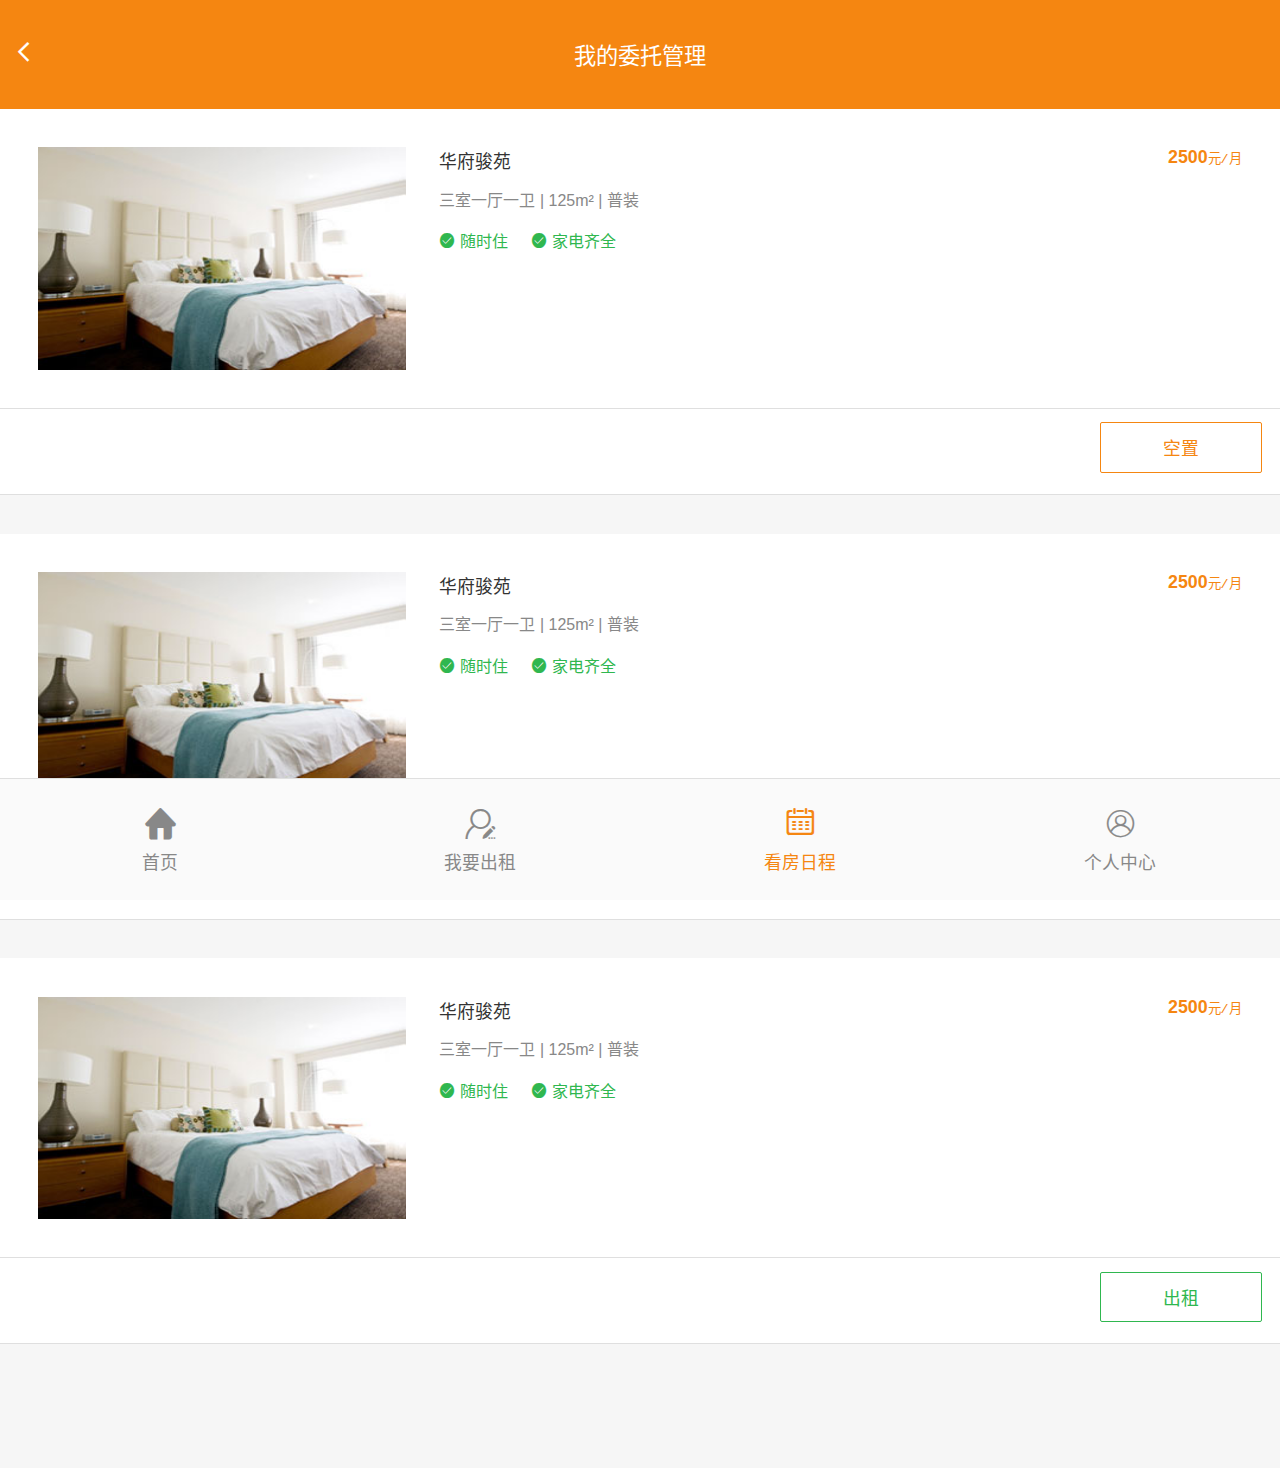
<file: entrust.html>
<!DOCTYPE html>
<html lang="zh-CN">
<head>
    <meta charset="utf-8">
    <meta name="viewport" content="width=device-width, initial-scale=1.0, user-scalable=no">
    <title>我的委托管理</title>
    <meta name="keywords" content="">
    <meta name="description" content="">
    <script src="js/rem.js"></script> 
    <script src="js/jquery.min.js" type="text/javascript"></script>
    <link rel="stylesheet" type="text/css" href="css/base.css"/>
    <link rel="stylesheet" type="text/css" href="css/page.css"/>
    <link rel="stylesheet" type="text/css" href="css/all.css"/>
    <link rel="stylesheet" type="text/css" href="css/mui.min.css"/>
    <link rel="stylesheet" type="text/css" href="css/loaders.min.css"/>
    <link rel="stylesheet" type="text/css" href="css/loading.css"/>
    <link rel="stylesheet" type="text/css" href="slick/slick.css"/>
	<script type="text/javascript">
		$(window).load(function(){
			$(".loading").addClass("loader-chanage")
			$(".loading").fadeOut(300)
		})
	</script>
</head>
<!--loading页开始-->
<div class="loading">
	<div class="loader">
        <div class="loader-inner pacman">
          <div></div>
          <div></div>
          <div></div>
          <div></div>
          <div></div>
        </div>
	</div>
</div>
<!--loading页结束-->
	<body>
		<div class="headertwo clearfloat" id="header">
			<a href="javascript:history.go(-1)" class="fl box-s"><i class="iconfont icon-arrow-l fl"></i></a>
			<p class="fl">我的委托管理</p>
		</div>
		
		<div class="clearfloat" id="main">
			<div class="schedule clearfloat">
				<div class="content clearfloat box-s">					
		    		<div class="list clearfloat fl box-s">
		    			<a href="house-details.html">
			    			<div class="tu clearfloat">
			    				<span></span>
			    				<img src="upload/list-tu.jpg"/>
			    			</div>
			    			<div class="right clearfloat">
			    				<div class="tit clearfloat">
			    					<p class="fl">华府骏苑</p>
			    					<span class="fr">2500<samp>元/月</samp></span>
			    				</div>
			    				<p class="recom-jianjie">三室一厅一卫   |  125m²  |  普装</p>
			    				<div class="recom-bottom clearfloat">
			    					<span><i class="iconfont icon-duihao"></i>随时住</span>
			    					<span><i class="iconfont icon-duihao"></i>家电齐全</span>
			    				</div>
			    			</div>
		    			</a>
		    		</div>	
		    		<div class="topsche-top entrust box-s clearfloat">
						<p class="tit fr entrust-btn">
							空置
						</p>
					</div>
		    	</div>
		    	
		    	<div class="content clearfloat box-s">					
		    		<div class="list clearfloat fl box-s">
		    			<a href="house-details.html">
			    			<div class="tu clearfloat">
			    				<span></span>
			    				<img src="upload/list-tu.jpg"/>
			    			</div>
			    			<div class="right clearfloat">
			    				<div class="tit clearfloat">
			    					<p class="fl">华府骏苑</p>
			    					<span class="fr">2500<samp>元/月</samp></span>
			    				</div>
			    				<p class="recom-jianjie">三室一厅一卫   |  125m²  |  普装</p>
			    				<div class="recom-bottom clearfloat">
			    					<span><i class="iconfont icon-duihao"></i>随时住</span>
			    					<span><i class="iconfont icon-duihao"></i>家电齐全</span>
			    				</div>
			    			</div>
		    			</a>
		    		</div>	
		    		<div class="topsche-top entrust box-s clearfloat">
						<p class="tit fr entrust-btn">
							空置
						</p>
					</div>
		    	</div>
		    	
		    	<div class="content clearfloat box-s">					
		    		<div class="list clearfloat fl box-s">
		    			<a href="house-details.html">
			    			<div class="tu clearfloat">
			    				<span></span>
			    				<img src="upload/list-tu.jpg"/>
			    			</div>
			    			<div class="right clearfloat">
			    				<div class="tit clearfloat">
			    					<p class="fl">华府骏苑</p>
			    					<span class="fr">2500<samp>元/月</samp></span>
			    				</div>
			    				<p class="recom-jianjie">三室一厅一卫   |  125m²  |  普装</p>
			    				<div class="recom-bottom clearfloat">
			    					<span><i class="iconfont icon-duihao"></i>随时住</span>
			    					<span><i class="iconfont icon-duihao"></i>家电齐全</span>
			    				</div>
			    			</div>
		    			</a>
		    		</div>	
		    		<div class="topsche-top entrust box-s clearfloat">
						<p class="tit fr entrust-btn entrust-btntwo">
							出租
						</p>
					</div>
		    	</div>
			</div>
		</div>
		
		<footer class="page-footer fixed-footer" id="footer">
			<ul>
				<li>
					<a href="index.html">
						<i class="iconfont icon-shouyev1"></i>
						<p>首页</p>
					</a>
				</li>
				<li>
					<a href="lease.html">
						<i class="iconfont icon-chuzuwo"></i>
						<p>我要出租</p>
					</a>
				</li>
				<li class="active">
					<a href="schedule.html">
						<i class="iconfont icon-richengbiao"></i>
						<p>看房日程</p>
					</a>
				</li>
				<li>
					<a href="p-center.html">
						<i class="iconfont icon-gerenzhongxin"></i>
						<p>个人中心</p>
					</a>
				</li>
			</ul>
		</footer>
	</body>
	<script type="text/javascript" src="js/jquery-1.8.3.min.js" ></script>
	<script type="text/javascript" src="js/jquery.SuperSlide.2.1.js" ></script>
	<script type="text/javascript" src="slick/slick.min.js" ></script>
	<script type="text/javascript" src="js/jquery.leanModal.min.js"></script>
	<script type="text/javascript" src="js/tchuang.js" ></script>
	<script type="text/javascript" src="js/hmt.js" ></script>
</html>
</file>
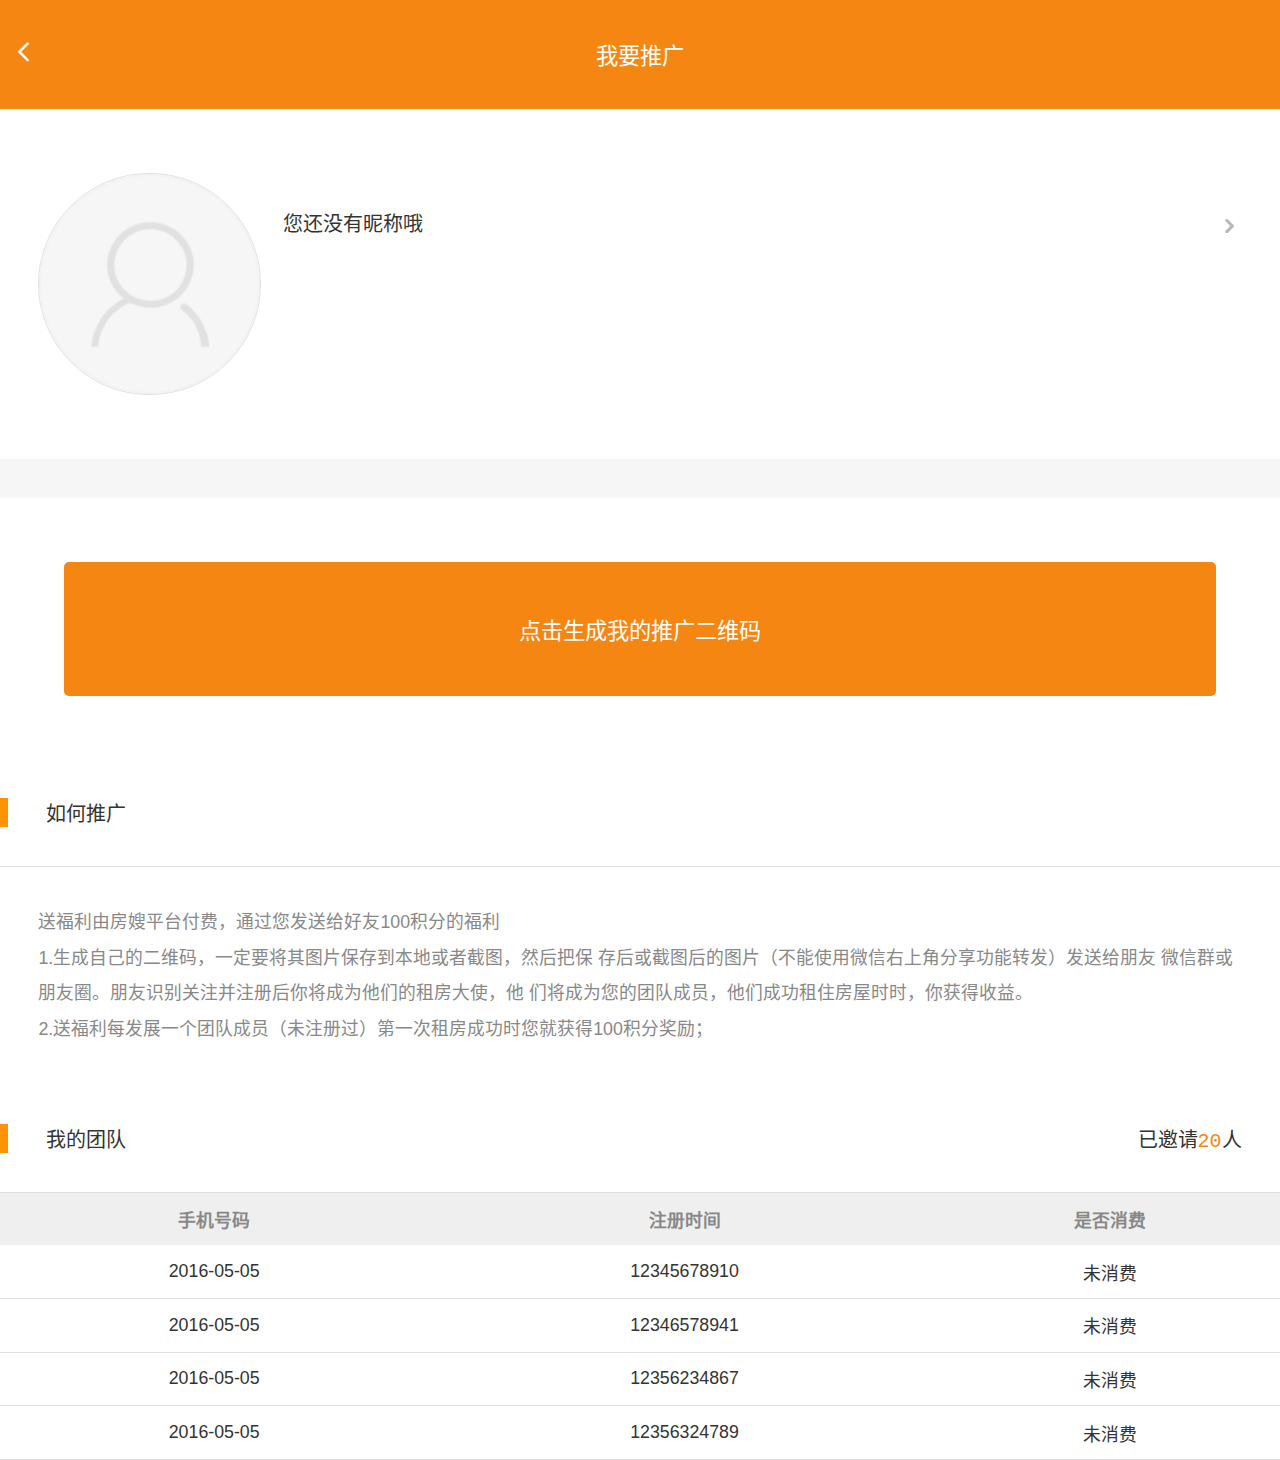
<file: extension.html>
<!DOCTYPE html>
<html lang="zh-CN">
<head>
    <meta charset="utf-8">
    <meta name="viewport" content="width=device-width, initial-scale=1.0, user-scalable=no">
    <title>我要推广</title>
    <meta name="keywords" content="">
    <meta name="description" content="">
    <script src="js/rem.js"></script> 
    <script src="js/jquery.min.js" type="text/javascript"></script>
    <link rel="stylesheet" type="text/css" href="css/base.css"/>
    <link rel="stylesheet" type="text/css" href="css/page.css"/>
    <link rel="stylesheet" type="text/css" href="css/all.css"/>
    <link rel="stylesheet" type="text/css" href="css/mui.min.css"/>
    <link rel="stylesheet" type="text/css" href="css/loaders.min.css"/>
    <link rel="stylesheet" type="text/css" href="css/loading.css"/>
    <link rel="stylesheet" type="text/css" href="slick/slick.css"/>
	<script type="text/javascript">
		$(window).load(function(){
			$(".loading").addClass("loader-chanage")
			$(".loading").fadeOut(300)
		})
	</script>
</head>
<!--loading页开始-->
<div class="loading">
	<div class="loader">
        <div class="loader-inner pacman">
          <div></div>
          <div></div>
          <div></div>
          <div></div>
          <div></div>
        </div>
	</div>
</div>
<!--loading页结束-->
	<body>
		<div class="headertwo clearfloat" id="header">
			<a href="javascript:history.go(-1)" class="fl box-s"><i class="iconfont icon-arrow-l fl"></i></a>
			<p class="fl">我要推广</p>
		</div>
		
		<div class="exten clearfloat" id="main">
			<div class="top fl clearfloat box-s">
				<a href="#">
					<div class="tu fl">
						<span></span>
						<img src="img/touxiang.png"/>
					</div>
					<p class="tit fl">您还没有昵称哦</p>
					<i class="iconfont icon-arrowright fr"></i>
				</a>
			</div>
			<div class="middle clearfloat box-s fl">
				<a href="#" class="pay-btn clearfloat">
					点击生成我的推广二维码
				</a>
				<div class="recom-tit clearfloat box-s fl">
		    		<p>如何推广</p>
		    	</div>
		    	<div class="ctent clearfloat box-s fl">
		    		<p>
			    		送福利由房嫂平台付费，通过您发送给好友100积分的福利
			    	</p>
			    	<p>
			    		1.生成自己的二维码，一定要将其图片保存到本地或者截图，然后把保
						存后或截图后的图片（不能使用微信右上角分享功能转发）发送给朋友
						微信群或朋友圈。朋友识别关注并注册后你将成为他们的租房大使，他
						们将成为您的团队成员，他们成功租住房屋时时，你获得收益。
			    	</p>
			    	<p>
			    		2.送福利每发展一个团队成员（未注册过）第一次租房成功时您就获得100积分奖励；
			    	</p>
		    	</div>
		    	<div class="recom-tit clearfloat box-s fl">
		    		<p class="fl tguang">我的团队<span class="fr">已邀请<samp>20</samp>人</span></p>		    		
		    	</div>
		    	<table border="0" class="clearfloat">
		    		<tr>
		    			<th>手机号码</th>
		    			<th>注册时间</th>
		    			<th>是否消费</th>
		    		</tr>
		    		<tr>
		    			<td>2016-05-05</td>
		    			<td>12345678910</td>
		    			<td>未消费</td>
		    		</tr>
		    		<tr>
		    			<td>2016-05-05</td>
		    			<td>12346578941</td>
		    			<td>未消费</td>
		    		</tr>
		    		<tr>
		    			<td>2016-05-05</td>
		    			<td>12356234867</td>
		    			<td>未消费</td>
		    		</tr>
		    		<tr>
		    			<td>2016-05-05</td>
		    			<td>12356324789</td>
		    			<td>未消费</td>
		    		</tr>
		    	</table>
			</div>			
		</div>
	</body>
	<script type="text/javascript" src="js/jquery-1.8.3.min.js" ></script>
	<script type="text/javascript" src="js/jquery.SuperSlide.2.1.js" ></script>
	<script type="text/javascript" src="slick/slick.min.js" ></script>
	<script type="text/javascript" src="js/jquery.leanModal.min.js"></script>
	<script type="text/javascript" src="js/tchuang.js" ></script>
	<script type="text/javascript" src="js/hmt.js" ></script>
</html>
</file>
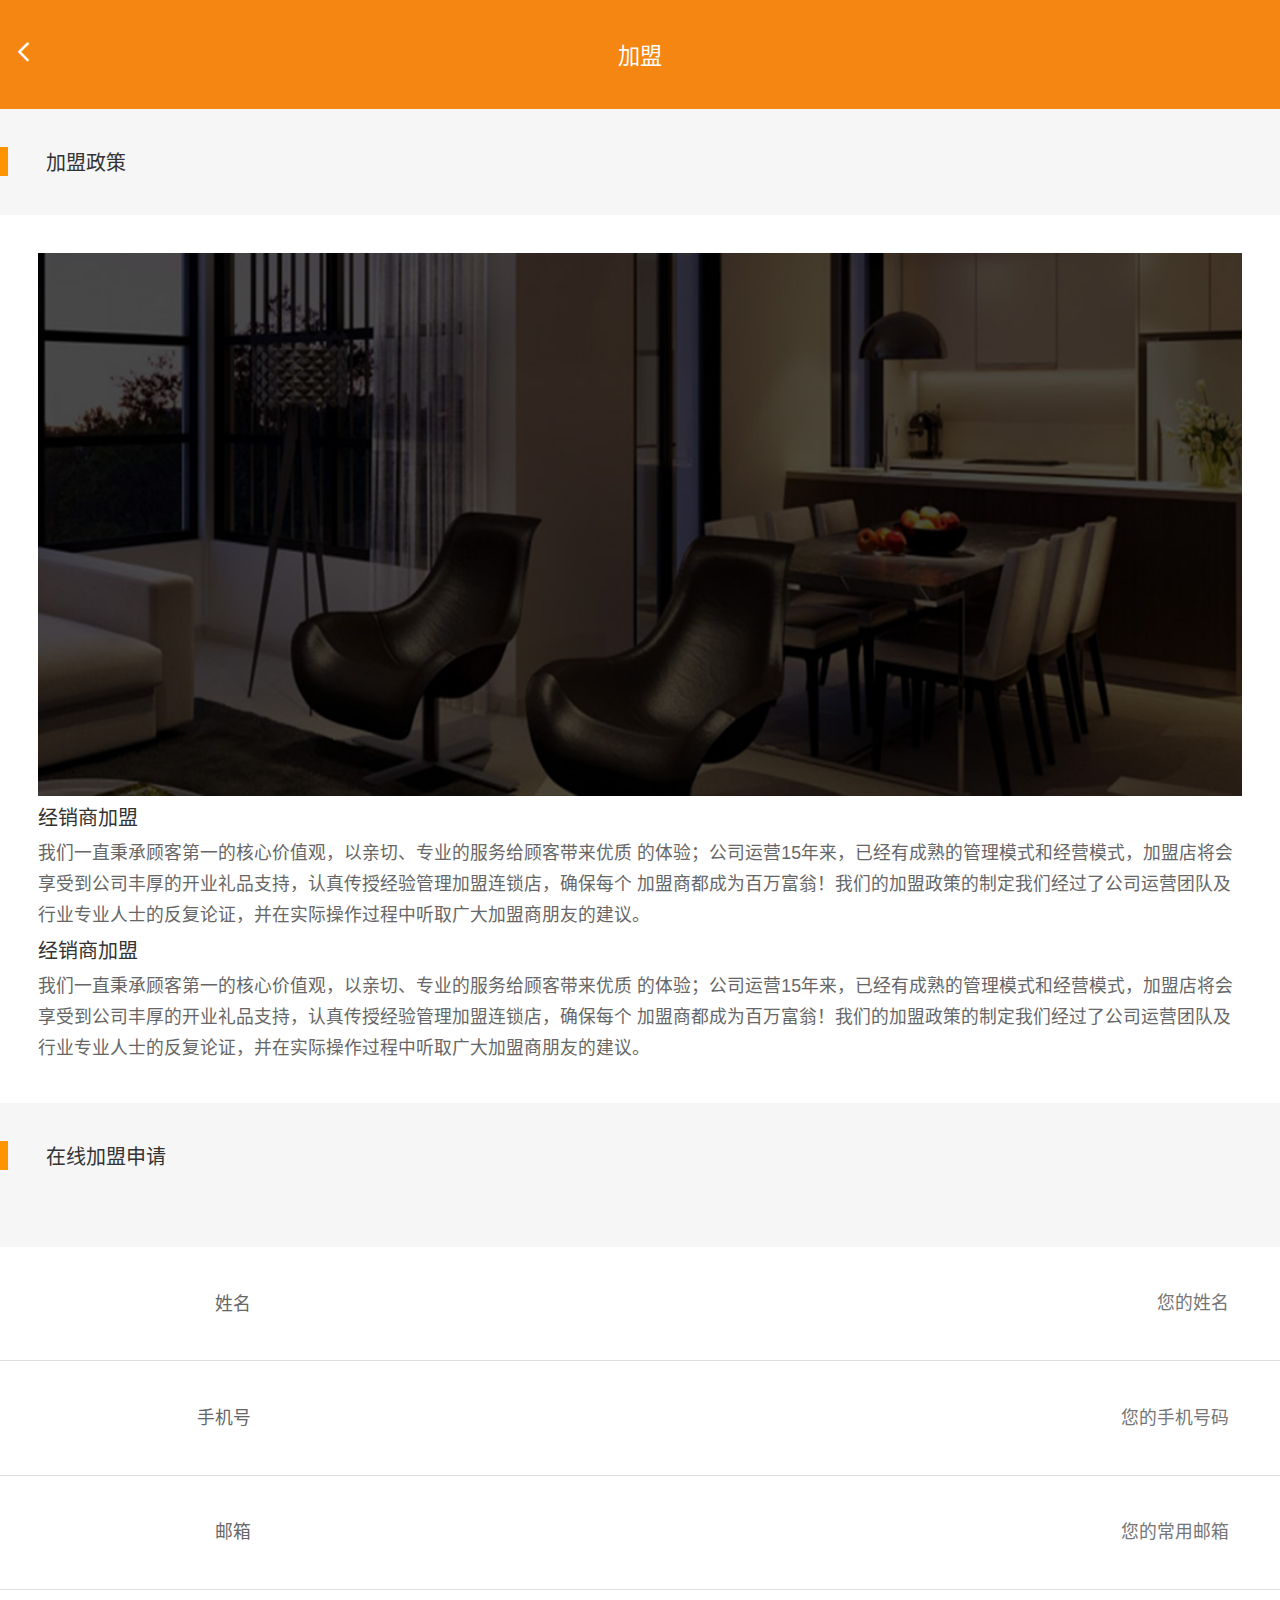
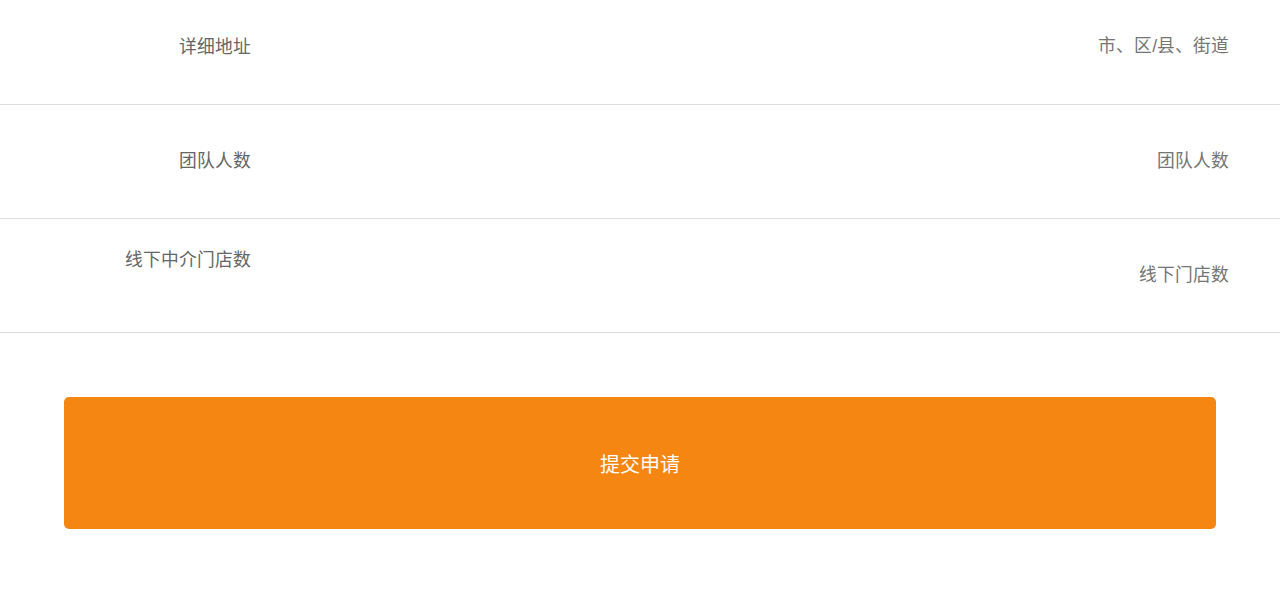
<file: join.html>
<!DOCTYPE html>
<html lang="zh-CN">
<head>
    <meta charset="utf-8">
    <meta name="viewport" content="width=device-width, initial-scale=1.0, user-scalable=no">
    <title>加盟</title>
    <meta name="keywords" content="">
    <meta name="description" content="">
    <script src="js/rem.js"></script> 
    <script src="js/jquery.min.js" type="text/javascript"></script>
    <link rel="stylesheet" type="text/css" href="css/base.css"/>
    <link rel="stylesheet" type="text/css" href="css/page.css"/>
    <link rel="stylesheet" type="text/css" href="css/all.css"/>
    <link rel="stylesheet" type="text/css" href="css/mui.min.css"/>
    <link rel="stylesheet" type="text/css" href="css/loaders.min.css"/>
    <link rel="stylesheet" type="text/css" href="css/loading.css"/>
    <link rel="stylesheet" type="text/css" href="slick/slick.css"/>
	<script type="text/javascript">
		$(window).load(function(){
			$(".loading").addClass("loader-chanage")
			$(".loading").fadeOut(300)
		})
	</script>
</head>
<!--loading页开始-->
<div class="loading">
	<div class="loader">
        <div class="loader-inner pacman">
          <div></div>
          <div></div>
          <div></div>
          <div></div>
          <div></div>
        </div>
	</div>
</div>
<!--loading页结束-->
	<body>
		<div class="headertwo clearfloat" id="header">
			<a href="javascript:history.go(-1)" class="fl box-s"><i class="iconfont icon-arrow-l fl"></i></a>
			<p class="fl">加盟</p>
		</div>
		
		<div class="clearfloat" id="main">
			<div class="recom-tit recom-titwo clearfloat box-s">
	    		<p>加盟政策</p>
	    	</div>
	    	<div class="join clearfloat box-s">
	    		<div class="top clearfloat box-s">
	    			<div class="tu">
	    				<img src="img/index-banner.jpg"/>
	    			</div>
	    			<p class="tit">经销商加盟</p>
	    			<p class="fu-tit">
	    				我们一直秉承顾客第一的核心价值观，以亲切、专业的服务给顾客带来优质
						的体验；公司运营15年来，已经有成熟的管理模式和经营模式，加盟店将会
						享受到公司丰厚的开业礼品支持，认真传授经验管理加盟连锁店，确保每个
						加盟商都成为百万富翁！我们的加盟政策的制定我们经过了公司运营团队及
						行业专业人士的反复论证，并在实际操作过程中听取广大加盟商朋友的建议。
	    			</p>
	    			<p class="tit">经销商加盟</p>
	    			<p class="fu-tit">
	    				我们一直秉承顾客第一的核心价值观，以亲切、专业的服务给顾客带来优质
						的体验；公司运营15年来，已经有成熟的管理模式和经营模式，加盟店将会
						享受到公司丰厚的开业礼品支持，认真传授经验管理加盟连锁店，确保每个
						加盟商都成为百万富翁！我们的加盟政策的制定我们经过了公司运营团队及
						行业专业人士的反复论证，并在实际操作过程中听取广大加盟商朋友的建议。
	    			</p>
	    		</div>
	    	</div>
	    	<div class="recom-tit recom-titwo clearfloat box-s">
	    		<p>在线加盟申请</p>
	    	</div>
	    	<div class="land-ctent clearfloat">
				<ul>
					<li class="box-s clearfloat">
						<p class="tit fl">姓名</p>
						<input type="text" name="" id="" value="" placeholder="您的姓名" class="fl" />
					</li>
					<li class="box-s clearfloat">
						<p class="tit fl">手机号</p>
						<input type="text" name="" id="" value="" placeholder="您的手机号码" class="fl" />
					</li>
					<li class="box-s clearfloat">
						<p class="tit fl">邮箱</p>
						<input type="text" name="" id="" value="" placeholder="您的常用邮箱" class="fl" />
					</li>
					<li class="box-s clearfloat">
						<p class="tit fl">详细地址</p>
						<input type="text" name="" id="" value="" placeholder="市、区/县、街道" class="fl" />
					</li>
					<li class="box-s clearfloat">
						<p class="tit fl">团队人数</p>
						<input type="text" name="" id="" value="" placeholder="团队人数" class="fl" />
					</li>
					<li class="box-s clearfloat">
						<p class="tit tit2 fl">线下中介门店数</p>
						<input type="text" name="" id="" value="" placeholder="线下门店数" class="fl" />
					</li>
				</ul>
				<a href="#loginmodal" id="modaltrigger">
					<input type="button" name="" id="" value="提交申请" class="btn" />
				</a>
			</div>
			
		</div>
		
		<!--弹窗内容 star-->
	    <div id="loginmodal" class="box-s loginmodaltwo" style="display:none;">	    	
			<form id="loginform" name="loginform" method="post" action="">		
				<div class="center"><input type="submit" name="loginbtn" id="loginbtn" class="flatbtn-blutwo hidemodal" value="" tabindex="3"></div>
			</form>
			<div class="bottom clearfloat box-s">
				<div class="login-dui clearfloat">
					<p class="tu">
						<img src="img/dui.png"/>
					</p>
					<p class="tit">
						恭喜您，申请成功！
					</p>
					<p class="fu-tit">
						请保持所填号码手机的通话畅通状态，我们的客服将会在48小时内与您取得联系。
					</p>
				</div>
				<input type="button" name="" id="" value="好的，我知道了" class="btn btn1" />
			</div>
		</div>
	    <!--弹窗内容 end-->
	</body>
	<script type="text/javascript" src="js/jquery-1.8.3.min.js" ></script>
	<script type="text/javascript" src="slick/slick.min.js" ></script>
	<script type="text/javascript" src="js/jquery.leanModal.min.js"></script>
	<script type="text/javascript" src="js/tchuang.js" ></script>
	<script type="text/javascript" src="js/hmt.js" ></script>
</html>
</file>
<file: css/page.css>
/*---------------------------------------------------------------------------------------
 index
 * */

/*header*/
.header{width: 100%; padding: 22.5% 0; position: relative;}
.header .tu{position: absolute; top: 0; left: 0; width: 100%;}
.header .tu img{width: 100%;}
.header-tit{width: 100%; text-align: center; position: absolute; top: 2.5rem; left: 0;}
.header-num{color: #fff; font-size: .36rem;}
.header-num span{color: #ffd035;}
.header-da{font-size: .6rem; color: #fff; margin-top: .5rem;}

/*cation*/
.cation{width: 100%; background-color: #fff; padding-top: 5%;}
.cation ul li{width: 25%; float: left; text-align: center; padding-bottom: 5%;}
.cation ul li img{width: 62.97%;}
.cation ul li p{width: 100%; text-align: center; margin-top: .3rem; font-size: .4rem; color: #555555;}

/*recom*/
.recom{width: 100%; margin-top: 3%; background-color: #fff;}
.recom-tit{padding: 3% 0; border-bottom: 1px solid #dfdfdf; width: 100%;}
.recom-tit p{width: 100%; padding-left: 3%; border-left: 8px solid #fd9301; font-size: .45rem; color: #333333;}
.recom .content{width: 100%; padding: 0 3%;}
.recom .content .list{padding: 3% 0; border-bottom: 1px solid #dfdfdf; width: 100%;}
.recom .content .list:last-child{border-bottom: none;}
.recom .content .list .tu{width: 30.542%; background-color: #ccc; float: left; max-height: 5rem; text-align: center; font-size: 0;}
.recom .content .list .tu span{display: inline-block; line-height: 0; vertical-align: middle;}
.recom .content .list .tu img{width: 100%; max-height: 5rem;}
.recom .content .list .right{width: 66.666%; float: right;}
.recom .content .list .right .tit{width: 100%;}
.recom .content .list .right .tit p{font-size: .4rem; color: #333333; width: 70%; overflow: hidden; text-overflow: ellipsis; -webkit-text-overflow: ellipsis; white-space: nowrap;}
.recom .content .list .right .tit span{font-size: .4rem; color: #f58611; font-weight: bold;}
.recom .content .list .right .tit span samp{font-size: .3rem; color: #f58611; font-weight: normal;}
.recom .recom-jianjie{font-size: .36rem; color: #888888; margin-top: .3rem; width: 100%; overflow: hidden; text-overflow: ellipsis; -webkit-text-overflow: ellipsis; white-space: nowrap;}
.recom .recom-jianjieone{margin-top: .1rem;}
.recom-bottom{margin-top: .5rem;}
.recom-bottomtwo{margin-top: .3rem;}
.recom-bottom span{font-size: .3rem; color: #2fb74f; float: left; margin-right: .5rem;}
.icon-duihao{margin-right: 5px;}

.poo-mui{width: 100%; background-color: #f58611; padding: 2% 0;}

/*---------------------------------------------------------------------------------------
 entire
 * */
.headertwo{width: 100%; padding: 3% 0; background-color: #f58611; position: fixed; top: 0; left: 0; z-index: 99999;}
.headertwo a{display: block; text-align: center; padding-right: .3rem;}
.headertwo a:first-child{width: 10%; padding-left: .3rem; padding-right: 0;}
.headertwo p{width: 80%; text-align: center; color: #fff; font-size: .5rem;}
.headertwo a i{color: #fff; font-size: .5rem;}
.headertwo .bt{width: 76%;}

.recomtwo{margin-top: 1.5rem;}
.menu-list{width: 100%; position: absolute; z-index: 9999;}
.menu-list ul li{background-color:#fff; text-align: center; width: 33.333%; float: left;}
.menu-list ul li a{color: #888888; border-bottom:solid 1px #dfdfdf; font-size:.36rem; display: block; position: relative; padding: .3rem 0;}
.menu-list ul li .inactive i{ background:url(../img/xia.png) no-repeat center; background-size: 50%; width: 29px; height: 8px; display: inline-block;}
.menu-list ul li .inactives i{background:url(../img/shang.png) no-repeat center; background-size: 50%; width: 29px; height: 8px; display: inline-block;} 
.menu-list ul li .inactives{color: #f58611;}
.menu-list ul li ul{display: none;}
.menu-list ul li ul li { border-left:0; text-align: left; width: 100%; border-right:0; background-color:#fff; border-color:#dfdfdf;}
.menu-list ul li ul li a{display: block; width: 100%; padding-left: 1rem; color:#333333; font-size: .36rem;}
.menu-last{ background-color:#d6e6f1; border-color:#6196bb;}
.menu-list ul li ul li:nth-child(2n){background-color: #fafafa;}

.am-sharetwo{z-index: 10001;}
.sharebgtwo { background-color: rgba(0, 0, 0, 0.6); top: 0; height: 100%; left: 0; opacity: 0; position: fixed; right: 0; top: 0; width: 100%; z-index: 10000; display:none; }
.sharebg-active { opacity: 1; display:block; }

.recomtwo img{width: 100%;}

.recome-close{width: 100%; padding: 3% 3% 0 3%;}
.recome-close p{font-size: .4rem; color: #333; width: 70%; overflow: hidden; text-overflow: ellipsis; -webkit-text-overflow: ellipsis; white-space: nowrap;}


/*---------------------------------------------------------------------------------------
 service-details
 * */
.service,.service img{width: 100%;}
.service .tit{width: 100%; padding: 7% 0 3% 3%; position: absolute; bottom: 0; left: 0; background: url(../img/bg.png) center no-repeat; background-size: cover;}
.service .tit .one{font-size: .45rem; color: #fff; width: 70%; overflow: hidden; text-overflow: ellipsis; -webkit-text-overflow: ellipsis; white-space: nowrap;}
.service .tit .two{font-size: .32rem; color: #fff; width: 70%; margin-top: .2rem; overflow: hidden; text-overflow: ellipsis; -webkit-text-overflow: ellipsis; white-space: nowrap;}

.service-top{width: 100%; margin-top: 3%; background-color: #fff; padding: 3%;}
.service-top .left{width: 80%; border-right: 1px solid #dddddd;}
.service-top .left .tit{font-size: .36rem; color: #888888;}
.service-top .right{width: 19%; text-align: center;}
.service-top .right i{color: #888888; margin-top: .1rem; font-size: .57rem;}
.service-top .right p{font-size: .32rem; margin-top: .1rem; color: #888888;}
.service-top .left .fu-tit{margin-top: .2rem; padding-bottom: .2rem;}
.service-top .left .titwo{font-size: .5rem; color: #f58611; font-weight: bold;}
.service-top .left .titwo span{font-size: .36rem;}

.service-ctent{width: 100%; background-color: #fff; margin-top: 3%;}
.service-ctent .tit{width: 100%; line-height: .8rem; padding: 3% 3% 3% 5%; font-size: .32rem; color: #666666;}

.recom-xia{width: 100%; padding: 3%;}
.recom-xia .list{width: 31%; text-align: center; margin-right: 3.5%; margin-bottom: 3%;}
.recom-xia .list .tu{width: 100%; max-height: 5rem; text-align: center; font-size: 0;}
.recom-xia .list .tu span{display: inline-block; height: 100%; line-height: 100%; vertical-align: middle;}
.recom-xia .list .tu img{width: 100%; max-height: 5rem; vertical-align: middle;}
.recom-xia .list p{width: 100%; overflow: hidden; text-overflow: ellipsis; -webkit-text-overflow: ellipsis; white-space: nowrap; font-size: .32rem; color: #333333; margin-top: .2rem;}
.recom-xia .list:nth-child(3n){margin-right: 0;}

.footer-tel{width: 100%; max-height: 3rem; background-color: #fd9301; position: fixed; bottom: 0; left: 0;}
.footer-tel .left{width: 12%; background-color: #fd8100; max-width: 130px; max-height: 3rem;}
.footer-tel .left img{width: 100%; max-height: 3rem;}
.footer-tel .right{width: 80%; text-align: center; font-family: arial; color: #fff; font-size: .5rem; padding-top: .45rem;}
.footer-tel .right span{font-size: .3rem;}

/*---------------------------------------------------------------------------------------
 house-details
 * */
.service-list,
.service-ties{width: 100%; padding: 3%;}
.service-list ul li{float: left; width: 48%; line-height: .9rem; font-size: .32rem; color: #666666; margin-right: 4%; overflow: hidden; text-overflow: ellipsis; -webkit-text-overflow: ellipsis; white-space: nowrap;}
.service-list ul li:nth-child(2n){margin-right: 0;}
.service-tit{font-size: .32rem; color: #666666; line-height: .7rem;}
.service-ties ul li{width: 25%; margin-bottom: .3rem; float: left; font-size: .32rem; line-height: .6rem; color: #555555; overflow: hidden; text-overflow: ellipsis; -webkit-text-overflow: ellipsis; white-space: nowrap;}
.service-ties ul li i{margin-right: .2rem; width: .5rem; font-size: .57rem; display: inline-block; float: left;}

.recom-xia .bottom,
.recom-xia .bottom .top{width: 100%;}
.recom-xia .bottom .top .biaoti{font-size: .32rem; text-align: left; float: left; width: 55%; overflow: hidden; text-overflow: ellipsis; -webkit-text-overflow: ellipsis; white-space: nowrap; color: #333333;}
.recom-xia .bottom .top .price{float: right; width: 45%; font-size: .34rem; color: #fa6e02; font-weight: bold;}
.recom-xia .bottom .top .price span{font-size: .2rem; font-weight: normal;}
.recom-xia .bottom .fu-tit{font-size: .2rem; color: #888888;}
.footer-look{ position: fixed; bottom: 0; left: 0; width: 100%;}
.footer-look a{padding: 3% 0; display: block; text-align: center; width: 100%; background-color: #fd9301; color: #fff; font-size: .45rem;}

/*弹窗内容*/
#lean_overlay{position:fixed;z-index:100000;top:0px;left:0px;height:100%;width:100%;	background:#000;display:none;}
#loginmodal{width:76%; min-height: 200px;background:#fff;-webkit-border-radius:10px;-moz-border-radius:10px;border-radius:10px;-webkit-box-shadow:0 1px 5px rgba(0, 0, 0, 0.5);-moz-box-shadow:0 1px 5px rgba(0, 0, 0, 0.5);box-shadow:0 1px 5px rgba(0, 0, 0, 0.5);position: relative;}
#loginform label{display:block; font-size:1.1em; font-weight:bold; color:#7c8291; margin-bottom:3px; }
#loginform .flatbtn-blu{position: absolute;right: -40px;top: -40px;background: url(../img/close.png) center no-repeat; background-size: 100%; width: 100px;height: 92px;border: none;cursor: pointer;}
#loginmodal .top{width: 100%; font-size: .42rem; color: #333333; padding-left: .5rem; line-height: 1rem;}
#loginmodal .bottom{width: 100%; padding: 6% 10% 10% 10%;}
#loginmodal .bottom ul li{width: 100%; margin-bottom: .4rem; border: 1px solid #cfcfcf; padding: .2rem; box-sizing: border-box; -webkit-box-sizing: border-box;}
#loginmodal .bottom ul li i{font-size: .57rem; color: #f58611; float: left; display: inline-block;}
#loginmodal .bottom ul li input{width: 80%; height: auto; margin-bottom: 0; padding: 0; float: left; line-height: .7rem; text-indent: .2rem; margin-left: .2rem; font-size: .34rem; color: #aaaaaa; border: none; border-left: 1px solid #cfcfcf;}
#loginmodal .bottom .btn{width: 100%; background-color: #f58611; color: #fff; font-size: .42rem; text-align: center; padding: 4% 0; border: none; border-radius: 5px; -webkit-border-radius: 5px; -webkit-appearance: none;}
#loginform .flatbtn-blutwo{position: absolute;right: -15px;top: -15px;background: url(../img/closetwo.png) center no-repeat; background-size: 100%; width: 32px;height: 32px;border: none;cursor: pointer;}
.loginmodal{overflow: hidden;}
.loginmodaltwo{overflow: visible;}

/*---------------------------------------------------------------------------------------
 landlord
 * */
.land-banner,
.land-banner img{width: 100%;}
.land-ctent{width: 100%; margin-top: 3%; background-color: #fff;}
.land-ctent ul li{width: 100%; float: left; padding:2% 2% 2% 0; border-bottom: 1px solid #dddddd;}
.land-ctent ul li .tit{font-size: .4rem; color: #666666; line-height: 1.4rem; width: 20%; text-align: right;}
.land-ctent ul li input{width: 78%; line-height: 1.4rem; height: 1.4rem; margin-bottom: 0; text-align: right; border: none; font-size: .4rem; color: #cbcbcb; padding: 0;}
.land-ctent .day{width: 74%; border: none; font-size: .45rem; color: #a9a9a9;}
.land-ctent ul li i{font-size: .57rem; color: #b7b7b7; line-height: 1.4rem;}
.land-ctent .btn{width: 90%; margin: 5%; background-color: #f58611; color: #fff; font-size: .45rem; padding: 4% 0; border: none; border-radius: 5px; -webkit-border-radius: 5px; -webkit-appearance: none; text-align: center;}
#loginmodal .bottom .btn1{border-radius: 0 0 10px 10px; background-color: #01b94f; position: absolute; bottom: 0; left: 0;}
.login-dui{width: 100%; text-align: center;}
.login-dui .tu img{width: 30%;}
.login-dui .tit{width: 100%; margin: 5% auto; text-align: center; font-size: .45rem; color: #333333;}
.login-dui .fu-tit{width: 100%; margin: 0 auto 10%; font-size: .32rem; color: #666666; line-height: .7rem;}

/*---------------------------------------------------------------------------------------
 join
 * */
.join{width: 100%;}
.join .top{width:100%; background-color: #fff; padding: 3%;}
.join .top .tu,
.join .top .tu img{width: 100%;}
.join .top .tit{font-size: .45rem; color: #333333; line-height: .9rem;}
.join .top .fu-tit{font-size: .4rem; color: #666666; line-height: .7rem;}
.recom-titwo{border-bottom: none;}
.land-ctent ul li .tit2{line-height: .7rem;}

/*---------------------------------------------------------------------------------------
 lease
 * */
.headertwo span{color: #fff; display: block; font-size: .4rem; padding-left: .3rem;}
.lease{width: 100%;}
.lease .top{padding: 3%; background-color: #f6f6f6; width: 100%; border-bottom: 1px solid #dfdfdf;}
.lease .top span{font-size: .36rem; line-height: .7rem; padding-left: .2rem; color: #888888; display: block; width: 90%; overflow: hidden; text-overflow: ellipsis; -webkit-text-overflow: ellipsis; white-space: nowrap;}
.lease .top i{font-size: .57rem; color: #f58611;}
.land-ctenttwo{margin-top: 0;}
.lease .btn{width: 90%; margin: 5%; background-color: #f58611; color: #fff; font-size: .45rem; padding: 4% 0; border: none; border-radius: 5px; -webkit-border-radius: 5px; -webkit-appearance: none; text-align: center;}
.lease .tiaoli{width: 90%; margin: 5% 5% 0 5%; font-size: .36rem; color: #666666;}
.lease .tiaoli span{color: #f58611;}

/*---------------------------------------------------------------------------------------
 schedule
 * */
.schedule{width: 100%;}
.notice { width: 100%; overflow: hidden;}
.notice .tab-hd { background-color: #fff; border-bottom: 1px solid #dfdfdf; width: 100%; color: #333333; }
.notice .tab-hd li{ float: left; width: 50%;}
.notice .tab-hd li a{ display:block; text-align: center; font-size: .4rem; color: #333333; width: 100%; padding: 5% 0;}
.notice .tab-hd li.on a{ color:#f58611;}
.notice .tab-hd li.on{border-bottom: 4px solid #f58611; background-color: #fff; font-weight: bold; position: relative; }
.topsche-top{width: 100%; padding: 3% 0 1% 3%; border-bottom: 1px solid #dfdfdf; background-color: #fff;}
.topsche-top .add,
.topsche-top .time{font-size: .4rem; line-height: 1.1rem; color: #888888; margin-right: .3rem;}
.topsche-top .add i,
.topsche-top .time i{font-size: .57rem; color: #f58611;}
.topsche-top .tit{color: #fff; font-size: .4rem; background: url(../img/huangbg.png) center no-repeat; background-size: 100%; padding: .3rem .3rem .3rem .7rem;}
.topsche-top .titwo{background: url(../img/lvbg.png) center no-repeat; background-size: 100%;}
.schedule .content{margin-top: 3%; background-color: #fff;}
.schedule .content:first-child{margin-top: 0;}
.schedule .content .list{padding: 3% 3%; border-bottom: 1px solid #dfdfdf; width: 100%;}
.schedule .content .list:last-child{border-bottom: none;}
.schedule .content .list .tu{width: 30.542%; background-color: #ccc; float: left; max-height: 5rem; text-align: center; font-size: 0;}
.schedule .content .list .tu span{display: inline-block; line-height: 0; vertical-align: middle;}
.schedule .content .list .tu img{width: 100%; max-height: 5rem;}
.schedule .content .list .right{width: 66.666%; float: right;}
.schedule .content .list .right .tit{width: 100%;}
.schedule .content .list .right .tit p{font-size: .4rem; color: #333333; width: 70%; overflow: hidden; text-overflow: ellipsis; -webkit-text-overflow: ellipsis; white-space: nowrap;}
.schedule .content .list .right .tit span{font-size: .4rem; color: #f58611; font-weight: bold;}
.schedule .content .list .right .tit span samp{font-size: .3rem; color: #f58611; font-weight: normal;}
.schedule .recom-jianjie{font-size: .36rem; color: #888888; margin-top: .3rem; width: 100%; overflow: hidden; text-overflow: ellipsis; -webkit-text-overflow: ellipsis; white-space: nowrap;}
.schedule .recom-jianjieone{margin-top: .1rem;}
.recom-bottom{margin-top: .4rem;}
.recom-bottomtwo{margin-top: .3rem;}
.recom-bottom span{font-size: .36rem; color: #2fb74f; float: left; margin-right: .5rem;}
.icon-duihao{margin-right: 5px;}

/*---------------------------------------------------------------------------------------
 p-center
 * */
.center-header{width: 100%; background-color: #f69228; padding: 3% 0 18%; position: absolute; top: 0; left: 0;}
.center-header .shezhi{color: #fff; font-size: .4rem; background-color: #f79e41; padding: .2rem .5rem; border-radius: 20px; -webkit-border-radius: 20px; margin-right: 3%;}
.center-header .top{width: 100%; padding: 3%;}
.center-header .top .tu{width: 25%; max-height: 5rem; max-width: 5rem; border-radius: 50%; -webkit-border-radius: 50%; overflow: hidden; text-align: center; font-size: 0;}
.center-header .top .tu span{display: inline-block; height: 100%; line-height: 100%; vertical-align: middle;}
.center-header .top .tu img{width: 100%; vertical-align: middle;}
.center-header .top .tit{font-size: .5rem; color: #fff; line-height: 2.3rem; margin-left: .5rem; width: 60%; overflow: hidden; text-overflow: ellipsis; -webkit-text-overflow: ellipsis; white-space: nowrap;}
.center-header .top i{color: #fff; font-size: .57rem; line-height: 2.3rem;}
.center-header .bottom{position: absolute; padding: 3% 0; bottom: 0; left: 0; width: 100%; background: url(../img/bg.jpg) center repeat; background-size: 100%;}
.center-header .bottom ul li{float: left; width: 24.9%; text-align: center; border-right: 1px solid #ce7414; color: #fff; font-size: .32rem;}
.center-header .bottom ul li:last-child{border-right: none;}
.center-header .bottom ul li p{color: #fff; font-size: .4rem; line-height: .6rem;}
.p-list{width: 100%; padding: 3%; background-color: #fff; border-bottom: 1px solid #dfdfdf;}
.p-list span{font-size: .4rem; line-height: .7rem; color: #333333; margin-left: .3rem;}
.p-list .ben{color: #ffa756; font-size: .57rem;}
.p-fenlei{background-color: #fff;}
.p-fenlei ul li{float: left; width: 33.33%; text-align: center; padding: 3% 0; color: #666666; font-size: .36rem; line-height: .7rem;}
.p-list a{display: block; width: 100%; line-height: .6rem;}
.p-listwo{border-bottom: none; margin-top: 3%;}
.p-listwo .xing{font-size: .57rem; color: #fe7777;}
.p-list .you{font-size: .57rem; color: #b7b7b7;}
.p-listwo .money{font-size: .57rem; color: #83d65a;}
.p-listhree{border-bottom: none;}
.p-listhree .hetongguanli{font-size: .57rem; color: #fb81b0;}
.p-listhree .weituoguanli{font-size: .57rem; color: #b991f5;}
.p-listhwo .gonggao{font-size: .57rem; color: #5892fc;}
.p-listhree .gerenzhongxin{font-size: .57rem; color: #ffb773;}
.p-listhree .lock{font-size: .57rem; color: #fe7777;}
.p-listhwo i,
.p-list i,
.p-listhree i{width: .6rem; text-align: center;}

/*---------------------------------------------------------------------------------------
 collection
 * */
.collection{margin-top: 0;}
.collection .recom-bottom{font-size: .4rem; color: #f58611; font-weight: bold;}
.collection .recom-bottom samp{font-size: .3rem; color: #f58611; font-weight: normal;}
.collection .right .delete{font-size: .57rem; color: #fff; background-color: #a2a2a2; width: .7rem; height: .7rem; text-align: center; line-height: .8rem;}

/*---------------------------------------------------------------------------------------
 pay-rent
 * */
.pay{width: 100%;}
.pay-top{width: 100%; padding: .6rem 0; position: relative; z-index: 99; background-color: #f6f6f6;}
.pay-top ul li{float: left; position: relative; z-index: 99; width: 25%; text-align: center;}
.pay-top ul li span{color: #fff; display: block; margin: 0 auto; border-radius: 50%; -webkit-border-radius: 50%; background-color: #d3d3d3; width: 1rem; height: 1rem; text-align: center; line-height: 1rem; font-family: arial; font-size: .45rem;}
.pay-top ul li p{font-size: .4rem; color: #d3d3d3; margin-top: .2rem;}
.pay-top ul li.cur span{background-color: #60c330;}
.pay-top ul li.cur p{color: #60c330;}
.pay-top .hline{position: absolute; width: 76%; z-index: 95; left: 12%; top:.95rem; display: block; height: .3rem; background-color: #d3d3d3;}
.pay-top .bline{position: absolute; z-index: 98; left: 0; top: 0; display: none; height: .3rem; background-color: #60c330;}
.pay-top .blinetwo{width: 33.333%; display: block;}
.pay-top .blinethree{width: 66.666%; display: block;}
.pay-top .blinefour{width: 100%; display: block;}
.pay-bottom ul li .xinxi{line-height: 1.4rem; color: #333333; font-size: .4rem; width: 75%; text-align: right; overflow: hidden; text-overflow: ellipsis; -webkit-text-overflow: ellipsis; white-space: nowrap;}
.pay-bottom ul li .price{color: #fc9300;}
.pay-bottom ul li .daytwo{color: #333;}
.pay-bottom ul li .huise{color: #cbcbcb;}
.pay-bottom ul li .chapter{color: #e1e1e1; font-size: .57rem; width: .8rem; height: .8rem; text-align: center; line-height: .7rem; margin-top: .3rem; border: 1px solid #dbdbdb; border-radius: 5px; -webkit-border-radius: 5px;}
.pay-btn{width: 90%; float: left; margin: 5%; display: block; background-color: #f58611; color: #fff; font-size: .5rem; padding: 4% 0; border: none; border-radius: 5px; -webkit-border-radius: 5px; -webkit-appearance: none; text-align: center;}

/*---------------------------------------------------------------------------------------
 order
 * */
.order-top{width: 100%; padding: 3%; background-color: #fff; border-bottom: 1px solid #dddddd;}
.order-top .tu{width: 25%; text-align: center; font-size: 0; max-height: 5rem;}
.order-top .tu span{display: block; height: 100%; line-height: 100%; vertical-align: middle;}
.order-top .tu img{width: 100%; vertical-align: middle; max-height: 5rem;}
.order-top .right{width: 72%; margin-left: 3%;}
.order-top .right .tit,
.order-top .right .fu-tit{width: 100%; font-size: .5rem; line-height: .9rem; color: #333333; overflow: hidden; text-overflow: ellipsis; -webkit-text-overflow: ellipsis; white-space: nowrap;}
.order-top .right .fu-tit{font-size: .3rem; color: #888888;}
.order-bottom{margin-top: 0;}
.total{width: 100%; padding: 6% 3%; background-color: #fff;}
.total ul li{line-height: .9rem;}
.total ul li .tit{color: #333; font-size: .4rem;}
.total ul li .price{font-size: .4rem; color: #fc9300; font-family: arial;}
.order-footer{position: fixed; width: 100%; bottom: 0; left: 0; border-top: 1px solid #cccccc; background-color: #fff;}
.order-footer .price{width: 62.963%; text-align: right; padding-right: 5%; font-size: .4rem; color: #333333;}
.order-footer .price span{font-weight: bold; color: #fc9300; line-height: 1.7rem;}
.order-footer a{display: block; width: 37.037%; text-align: center; background-color: #f58611; line-height: 1.7rem; color: #fff; font-size: .5rem;}

/*---------------------------------------------------------------------------------------
 payment
 * */
.payment{width: 100%;}
.payment .top{background-color: #fff; width: 100%; padding: 3%;}
.payment .top span{font-size: .4rem; color: #888888;}
.payment .top span:last-child{color: #fc9300;}
.payment .bottom{margin-top: 3%; background-color: #fff;}
.payment .bottom .tit{padding: 3%; border-bottom: 1px solid #e5e5e5; color: #333333; font-size: .4rem;}
.pay-list{padding: 0 3%;}
.pay-list ul li{border-bottom: 1px solid #e5e5e5; padding: 3% 0;}
.pay-list ul li .zhifubao,
.pay-list ul li .weixin,
.pay-list ul li .yinxingqia{color: #01a0e9; font-size: 1.2rem; width: 1.4rem; text-align: center;}
.pay-list .middle{width: 75%; margin-left: 3%;}
.pay-list .middle .payname,
.pay-list .middle .tuijian{font-size: .4rem; line-height: .7rem; color: #333333; width: 100%; overflow: hidden; text-overflow: ellipsis; -webkit-text-overflow: ellipsis; white-space: nowrap;}
.pay-list .middle .tuijian{font-size: .32rem; color: #9d9d9d;}
.pay-list .right{font-size: .8rem; color: #b7b7b7; line-height: 1.2rem;}
.pay-list ul li .weixin{color: #09be14; font-size: 1.4rem; margin-top: -.2rem;}
.pay-list ul li .yinxingqia{color: #e99f01;}
.pay-list ul li:last-child{border-bottom: none;}
.pay-list ul li a{display: block;}

/*---------------------------------------------------------------------------------------
 success
 * */
.success{width: 100%; height: 100%; background-color: #fff; position: absolute;}
.success .top{width: 100%; text-align: center; padding-top: 3rem;}
.success .top .chenggong{width: 4rem; margin: 0 auto; display: block; color: #60c330;}
.success .top .tit{color: #333333; font-size: .45rem; line-height: .9rem;}
.success .top .fu-tit{color: #888888; font-size: .4rem; line-height: .9rem;}

/*---------------------------------------------------------------------------------------
 contract
 * */
.contract{width: 100%; padding-bottom:3%;}
.contract ul li{width: 28%; margin-top: 3%; height: 3.6rem; margin-left: 4%; float: left; text-align: center; font-size: 0;}
.contract ul li span{display: inline-block; height: 100%; line-height: 100%; vertical-align: middle;}
.contract ul li img{max-width: 100%; vertical-align: middle; max-height: 3.6rem;}
.contract ul li:last-child{font-size: .5rem; color: #666666; height: 3.6rem; border: 1px dashed #dfdfdf;}
.contract ul li:last-child .jia{color: #ddd; font-size: 1.5rem; line-height: 2.3rem;}

/*---------------------------------------------------------------------------------------
 entrust
 * */
.entrust .entrust-btn { padding: .25rem 5%; text-align: center; border: 1px solid #F58611; color: #F58611; background: none; border-radius: 2px; margin: .3rem .4rem .2rem 0;}
.entrust .entrust-btntwo{border: 1px solid #2fb74f; color: #2fb74f;}

/*---------------------------------------------------------------------------------------
 extension
 * */
.exten .top{width: 100%; padding: 5% 3%; background-color: #fff;}
.exten .top .tu{width: 25%; max-height: 5rem; max-width: 5rem; border-radius: 50%; -webkit-border-radius: 50%; overflow: hidden; text-align: center; font-size: 0; border:1px solid #e1e1e1}
.exten .top .tu span{display: inline-block; height: 100%; line-height: 100%; vertical-align: middle;}
.exten .top .tu img{width: 100%; vertical-align: middle;}
.exten .top .tit{font-size: .45rem; color: #333; line-height: 2.3rem; margin-left: .5rem; width: 60%; overflow: hidden; text-overflow: ellipsis; -webkit-text-overflow: ellipsis; white-space: nowrap;}
.exten .top i{color: #b7b7b7; font-size: .57rem; line-height: 2.3rem;}
.exten .middle{width: 100%; background-color: #fff; margin-top: 3%;}
.exten .middle .ctent{width: 100%; padding: 3%;}
.exten .middle .ctent p{font-size: .4rem; color: #888888; line-height: .8rem;}
.recom-tit p samp{color: #f58611;}
.recom-tit .tguang{padding-right: 3%;}
.exten .middle table{width: 100%;}
.exten .middle table th{text-align: center; font-size: .4rem; color: #888888; padding: .3rem 0;}
.exten .middle table tr{border-bottom: 1px solid #dfdfdf;}
.exten .middle table tr:first-child{border-bottom: none; background-color: #efefef;}
.exten .middle table tr{background-color: #fff; width: 100%;}
.exten .middle table tr td{text-align: center; padding: .3rem 0; font-size: .4rem; color: #333;}
.about .p-list span{margin-left: 0;}
.about .p-listwo{margin-top: 0;}

/*---------------------------------------------------------------------------------------
 about-detail
 * */
.about-detail{width: 100%;}
.about-detail .ctent{width: 100%; padding: 3%; font-size: .4rem; color: #333; line-height: .8rem;}
.about-detail p{text-indent: 2em;}

/*---------------------------------------------------------------------------------------
 modify
 * */
.modify{width: 100%; background-color: #fff;}
.modify ul li{width: 100%; border-bottom: 1px solid #dfdfdf; padding: 1% 0;}
.modify ul li .sname,
.modify ul li .syzma{width: 100%; text-indent: 1em; height: 1.5rem; padding: 0; margin-bottom: 0; font-size: .45rem; color: #333; border: none;}
.modify ul li .syzma{width: 52%;}
.modify ul li span{display: block; width: 19%; text-align: center; line-height: 1.5rem; font-size: .45rem;}
.modify ul li a{display: block; margin-right: 5%; font-size: .45rem; color: #f58611; text-align: center; padding: .25rem 5%; margin-top: .2rem; border: 1px solid #f58611; border-radius: 3px;}
.modify ul li .snametwo{border-bottom: none;}

/*---------------------------------------------------------------------------------------
 rent-order
 * */
.rent{width: 100%;}
.rent .top{width: 100%; background-color: #fff; border-bottom: 1px solid #dfdfdf;}
.rent .top ul li{width: 25%; float: left;}
.rent .top ul li a{display: block; width: 100%; padding: .3rem 0; text-align: center; font-size: .36rem; color: #333333;}
.rent .top ul li.cur{border-bottom: 2px solid #f58611;}
.rent .top ul li.cur a{color: #f58611;}
.rent .topsche-top .tit{background: none; color: #f58611;}
.rent .topsche-top .rent-btn{border: 1px solid #333; color: #333;}
.rent .topsche-top .titwo{color: #888888;}

/*---------------------------------------------------------------------------------------
 assess
 * */
.assess{width: 100%;}
.assess .top{width: 100%; padding: 3% 0; background-color: #fff;}
.assess .top .edit{color: #ff731c; border-right: 1px solid #dfdfdf; width: 10%; text-align: center; font-size: .57rem;}
.assess .top .tarea{border: none; width: 90%; padding: 0 4%; font-size: .5rem; color: #333;}
.assess .bottom{width: 100%; padding: 4% 3%; border-bottom: 1px solid #dfdfdf; background-color: #fff;}
.assess .bottom i{display: block; width: 3rem; height: 3rem; text-align: center; line-height: 3rem; font-size: 1.2rem; color: #cecece; background-color: #fcfcfc; border: 2px dashed #dfdfdf; border-radius: 3px; -webkit-border-radius: 3px;}
.assess .stars{padding: 4% 3%; width: 100%; background-color: #fff;}
.assess .stars ul{ width: 100%; background-color: #fff; overflow: hidden;}
.assess .stars ul li{ float: left; font-size: .5rem; color: #444444;}
.assess .stars ul .assess-right{ float: left; margin-left: 5%; width: 30%; overflow: hidden;}
.assess .stars ul .assess-right img{width: 20%; display: block; float: left; }

/*---------------------------------------------------------------------------------------
 profit
 * */
.profit{width: 100%;}
.profit .top{width: 100%; background-color: #fff; padding: 3%;}
.profit .top p{font-size: .5rem; color: #333333; line-height: .9rem;}
.profit .top p span{color: #f58611;}
.profit .top a{display: block; margin-left: 3%; padding: .1rem .4rem; border-radius: 3px; -webkit-border-radius: 3px;}
.profit .top .txian{font-size: .5rem; color: #3fc026; border: 1px solid #3fc026;}
.profit .top .czhi{font-size: .5rem; color: #f58611; border: 1px solid #f58611;}

.profit .bottom{width: 100%; background-color: #fff; margin-top: 3%;}
.noticetwo { width: 100%; overflow: hidden;}
.noticetwo .tab-hd { background-color: #fff; border-bottom: 1px solid #dfdfdf; width: 100%; color: #333333; }
.noticetwo .tab-hd li{ float: left; width: 50%;}
.noticetwo .tab-hd li a{ display:block; text-align: center; font-size: .4rem; color: #333333; width: 100%; padding: 5% 0;}
.noticetwo .tab-hd li.on a{ color:#f58611;}
.noticetwo .tab-hd li.on{border-bottom: 2px solid #f58611; background-color: #fff; font-weight: bold; position: relative; }
.noticetwo .list{width: 100%; padding: 3%; border-bottom: 1px solid #dfdfdf;}
.noticetwo .list dt,
.noticetwo .list dd{width: 100%; line-height: .9rem; float: left;}
.noticetwo .list dt p{width: 80%; font-size: .4rem; color: #666666; overflow: hidden; text-overflow: ellipsis; -webkit-text-overflow: ellipsis; white-space: nowrap;}
.noticetwo .list dt span{color: #f58611;}
.noticetwo .list dd{ font-size: .4rem; color: #666666;}

/*---------------------------------------------------------------------------------------
 recharge
 * */
.recharge{width: 100%;}
.recharge .top,
.carried .top{margin: 3% 0; background-color: #fff; padding: 3%;}
.recharge .top .tit,
.carried .top .tit{font-size: .5rem; color: #181818; width: 20%;}
.recharge .top input,
.carried .top input{border: none; font-size: .5rem; width: 80%; height: auto; margin-bottom: 0; padding: 0; text-indent: 1em; color: #181818;}
.pay-method{background-color: #fff; padding: 3%; border-bottom: 1px solid #dfdfdf; font-size: .5rem; color: #333;}
.addlist{background-color: #fff;}
.addlist .bottom .shopcar .shopcar-checkbox label{position: absolute; top: 0; left: 0; width: 100%; max-width: 44px; height: 100%; background: url(../img/checktwo.png) no-repeat; background-size: 80%; background-position: 50% ; -moz-user-select: none; }
.addlist .bottom .shopcar .shopcar-checkbox .shopcar-checkd{position: absolute; top: 0; left: 0; width: 100%; max-width: 44px; height: 100%; background: url(../img/checketwo.png) no-repeat; background-size: 80%; background-position: 50% ;  }
.recharge .shopcar .shopcar-checkbox{float: right;}
.recharge .sorder-list{width: 80%; height: 2rem;}
.recharge .sorder-list i{line-height: 2rem; font-size: 1.2rem;}
.recharge .sorder-list .zuo{margin-top: .3rem; margin-left: 3%;}
.recharge .sorder-list .zuo .tit{color: #111111; font-size: .5rem; line-height: .8rem;}
.recharge .sorder-list .zuo .fu-tit{font-size: .35rem; color: #b3b3b3;}
.recharge .addlist{border-bottom: none;}
.recharge .addlist .bottom{border-bottom: 1px solid #dcdad3; padding: 0 3%;}
.recharge .shopcar .shopcar-checkbox{position: relative; float: right; width:10%; height: 100%; padding: 10% 0;}
.recharge .shopcar input[type="checkbox"]{ position: absolute; top: 0; left: 0; opacity: 0; }
.recharge .shopcar .shopcar-checkbox label{position: absolute; top: 0; left: 0; width: 100%; height: 100%; background: url(../img/check.png) no-repeat; background-size: 60%; background-position: 50% ; -moz-user-select: none; }
.recharge .shopcar .shopcar-checkbox .shopcar-checkd{position: absolute; top: 0; left: 0; width: 100%; height: 100%; background: url(../img/checke.png) no-repeat; background-size: 60%; background-position: 50% ;  }
.recharge .shopcar .sorder-list .zhifubao{color: #01a0e9;}
.recharge .shopcar .sorder-list .weixin{color: #09be14;}
.recharge .shopcar .sorder-list .yinxinqia{color: #e99f01;}

/*---------------------------------------------------------------------------------------
 carried
 * */
.carried .bottom{background-color: #fff;}
.carried .bottom ul li{width: 100%; padding: 3% 0; border-bottom: 1px solid #dfdfdf;}
.carried .bottom ul li .tit{width:30%; text-align: right; font-size: .45rem; color: #333; line-height: 1.4rem;}
.carried .bottom .day{width: 62%;}
.carried .bottom ul li input{width: 65%;}

/*---------------------------------------------------------------------------------------
 coupon
 * */
.coupon{width: 100%;}
.noticethree { width: 100%; overflow: hidden;}
.noticethree .tab-hd { background-color: #fff; border-bottom: 1px solid #dfdfdf; width: 100%; color: #333333; }
.noticethree .tab-hd li{ float: left; width: 33.333%;}
.noticethree .tab-hd li a{ display:block; text-align: center; font-size: .4rem; color: #333333; width: 100%; padding: 5% 0;}
.noticethree .tab-hd li.on a{ color:#f58611;}
.noticethree .tab-hd li.on{border-bottom: 2px solid #f58611; background-color: #fff; font-weight: bold; position: relative; }
.noticethree .tab-bd{background-color: #fff; padding: 3%;}
.coupon .tab-pal,
.coupon .tab-pal .list,
.coupon .tab-pal .list .xia{width: 100%;}
.coupon .tab-pal .list{border: 1px solid #f58611; margin-bottom: 3%; overflow: hidden; border-radius: 5px; -webkit-border-radius: 5px;}
.coupon .tab-pal .list .top{display: block; width: 100%; height: .3rem; background-color: #f58611;}
.coupon .tab-pal .list .xia .price{width: 25%; text-align: center; height: 2.5rem; line-height: 2.5rem; border-right: 1px dashed #dfdfdf; color: #333333; font-family: arial; font-size: 1rem;}
.coupon .tab-pal .list .xia .price span{font-size: .5rem;}
.coupon .tab-pal .list .xia .you{width: 74%; line-height: .8rem; border-left: 1px dashed #b6b6b6; color: #666666; padding: .7rem 0 0 .3rem; height: 2.5rem;}
.coupon .tab-pal .list .xia .you .fu-tit{font-size: .5rem;}
.coupon .tab-pal .list .xia .you .time{font-size: .45rem;}
.coupon .tab-pal .listwo{border: 1px solid #d2d2d2;}
.coupon .tab-pal .listwo .top{background-color: #d2d2d2;}
.coupon .tab-pal .listwo .xia .price{color: #d2d2d2;}
.coupon .tab-pal .listwo .xia .duihuan{padding: 0 .4rem; margin-right: 2%; color: #fff; background-color: #f58611; border-radius: 3px; -webkit-border-radius: 3px;}

/*---------------------------------------------------------------------------------------
 sign
 * */
.sign{width: 100%;}
.sign ul li{width: 100%; background-color: #fff; padding: 3% 0; border-bottom: 1px solid #dfdfdf;}
.sign ul li .phone{margin-bottom: 0; padding: 0; height: 1rem; line-height: 1rem; border: none; font-size: .45rem; width: 90%;}
.sign ul li i{color: #f58611; font-size: .7rem; line-height: 1rem; width: 1rem; text-align: center;}
.sign .bottom,
.register .bottom{width: 90%; margin: 3% 5%;}
.sign .bottom p，
.register .bottom p{font-size: .45rem; color: #333333;}
.sign .bottom p a,
.sign .bottom a,
.register .bottom a{color: #f58611; text-decoration: underline; font-size: .45rem;}

/*---------------------------------------------------------------------------------------
 register
 * */
.register{width: 100%;}
.register ul li{padding: 3% 0; border-bottom: 1px solid #dfdfdf; background-color: #fff;}
.register ul li .tit{width: 20%; text-align: right; height: 1rem; line-height: 1rem; font-size: .45rem; color: #333;}
.register ul li .shuru{width: 75%; text-indent: 1em; border: none; margin-bottom: 0; height: 1rem; line-height: 1rem; font-size: .45rem; color: #333; padding: 0;}
.register ul li .shurutwo{width: 45%;}
.register ul li .btn{border: none; background-color: #ffa552; color: #fff; font-size: .45rem; border-radius: 3px; -webkit-border-radius: 3px; -webkit-appearance: none; width: 32%; margin-right: 3%; text-align: center; height: 1rem; line-height: 1rem;}

#loginmodalt{width:85%; overflow: hidden; background:#fff;-webkit-border-radius:10px;-moz-border-radius:10px;border-radius:10px;-webkit-box-shadow:0 1px 5px rgba(0, 0, 0, 0.5);-moz-box-shadow:0 1px 5px rgba(0, 0, 0, 0.5);box-shadow:0 1px 5px rgba(0, 0, 0, 0.5);position: relative;}
#loginmodalt #loginform{ position: absolute; bottom: 0; width: 100%; left: 0;} 
#loginmodalt #loginform .center{width: 49.9%;}
#loginmodalt #loginform .center input{width: 100%; color: #333; font-size: .45rem; height: 1.5rem; background-color: #fff; line-height: 1.5rem; border-top: 1px solid #dfdfdf; border-right: 1px solid #dfdfdf; border-bottom: none;}
#loginmodalt .top{width: 100%; padding: 10%; margin-bottom: 10%;}
#loginmodalt .top .tit{font-size: .45rem; color: #f58611;}
#loginmodalt .top .xia{width: 100%; margin: 5% 0;}
#loginmodalt .top .xia .yzm{width: 50%; margin-bottom: 0; padding: 0; border: 1px solid #dfdfdf; height: 1rem; line-height: 1rem; text-indent: .5em; font-size: .45rem; color: #333;}
#loginmodalt .top .xia span{display: block; width: 32%; height: 1rem; line-height: 1rem; margin-left: .3rem; border: 1px solid #dfdfdf; text-align: center; color: #333; font-size: .45rem;}
#loginmodalt .top .xia i{color: #f58611; font-size: .7rem; line-height: 1rem;}

/*---------------------------------------------------------------------------------------
 empty-list
 * */
.empty-list{width: 100%; padding-top: 15%; text-align: center;}
.empty-list i{font-size: 2.5rem; color: #d3d3d3;}
.empty-list p{font-size: .5rem; color: #d3d3d3; margin-top: .2rem;}

/*---------------------------------------------------------------------------------------
 分享样式
 * */
.am-share { font-size: 14px; border-radius: 0; bottom: 0; left: 0; position: fixed; text-align: center; -webkit-transform: translateY(100%); -ms-transform: translateY(100%); transform: translateY(100%); -webkit-transition: -webkit-transform 300ms; transition: transform 300ms ; width: 100%; z-index: 111000; }
.am-modal-active { transform: translateY(0px);  -webkit-transform: translateY(0); -ms-transform: translateY(0); transform: translateY(0) }
.am-modal-out { z-index: 1109; -webkit-transform: translateY(100%); -ms-transform: translateY(100%); transform: translateY(100%) }
.am-share-title { background-color: #f8f8f8; border-bottom: 1px solid #fff; border-top-left-radius: 2px; border-top-right-radius: 2px; color: #555; font-weight: 400; margin: 0 10px; padding: 10px 0 0; text-align: center; }
.am-share-title::after { border-bottom: 1px solid #dfdfdf; content: ""; display: block; height: 0; margin-top: 10px; width: 100%; }
.am-share-footer { margin: 10px; }
.am-share-footer .share_btn { color: #555;  display: block; width: 100%; background-color: #e6e6e6; border: 1px solid #e6e6e6; border-radius: 0; cursor: pointer;  font-size: 16px; font-weight: 400; line-height: 1.2; padding: 0.625em 0; text-align: center; transition: background-color 300ms ease-out 0s, border-color 300ms ease-out 0s; vertical-align: middle; white-space: nowrap;font-family:"微软雅黑";  }
.am-share-sns { background-color: #f8f8f8; border-radius: 0 0 2px 2px; margin: 0 10px; padding-top: 15px; height:auto; zoom:1; overflow:auto; }
.am-share-sns li { margin-bottom: 15px; display: block; float: left; height: auto;  width: 25%; }
.am-share-sns a { color: #555; display: block; text-decoration:none; }
.am-share-sns span { display: block; }
.am-share-sns li i {font-size: 1.2rem;}
.am-share-sns li i.weixin{color: #09be14;}
.am-share-sns li i.qq{color: #209AE0;}
.am-share-sns li i.weibo{color: #E8C342;}
.am-share-sns li i.renren{color: #627282;}
.sharebg { background-color: rgba(0, 0, 0, 0.6); bottom: 0; height: 100%; left: 0; opacity: 0; position: fixed; right: 0; top: 0; width: 100%; z-index: 110000; display:none; }
.sharebg-active { opacity: 1; display:block; }






.oe_overlay{
	background:#000;
	opacity:0;
	position:fixed;
	top:0px;
	left:0px;
	width:100%;
	height:100%;
}
ul.oe_menu{
	list-style:none;
	position:relative;
	margin:30px 0px 0px 40px;
	width:560px;
	float:left;
	clear:both;
}
</file>
<file: css/all.css>
@charset "UTF-8";
/*原子类*/
.db { display: block; }

.ta-r { text-align: right; }

.ta-c { text-align: center; }

.ta-l { text-align: left; }

.vt-t { vertical-align: top; }

.vt-m { vertical-align: middle; }

.vt-ba { vertical-align: baseline; }

.vt-b { vertical-align: bottom; }

.ra1 { -webkit-border-radius: 1px; border-radius: 1px; }

.ra2 { -webkit-border-radius: 2px; border-radius: 2px; }

.ra3 { -webkit-border-radius: 3px; border-radius: 3px; }

/*样式类*/
.white-bg { background-color: #fff !important; }

.label-success { color: #fff; background: #8fd359; }

.fc-success { color: #8fd359; }

.label-danger { color: #fff; background: #ff6666; }

.fc-danger { color: #ff6666; }

.label-warn { color: #fff; background: #ffaa30; }

.fc-warn { color: #ffaa30; }

.label-theme { color: #fff; background: #ff395c; }

.fc-theme { color: #ff395c; }

.label-info { color: #fff; background: #ff395c; }

.fc-info { color: #ff395c; }

.ico-royal { color: #abb1f3; }

.ico-success { color: #99d572; }

.ico-error { color: #fb8080; }

.ico-lightblue { color: #8fcff3; }

.ib-row { font-size: 0; }

.col-1 { width: 8.33333%; display: inline-block; vertical-align: top; font-size: .36rem; }

.col-2 { width: 16.66667%; display: inline-block; vertical-align: top; font-size: .36rem; }

.col-3 { width: 25%; display: inline-block; vertical-align: top; font-size: .36rem; }

.col-4 { width: 33.33333%; display: inline-block; vertical-align: top; font-size: .36rem; }

.col-5 { width: 41.66667%; display: inline-block; vertical-align: top; font-size: .36rem; }

.col-6 { width: 50%; display: inline-block; vertical-align: top; font-size: .36rem; }

.col-7 { width: 58.33333%; display: inline-block; vertical-align: top; font-size: .36rem; }

.col-8 { width: 66.66667%; display: inline-block; vertical-align: top; font-size: .36rem; }

.col-9 { width: 75%; display: inline-block; vertical-align: top; font-size: .36rem; }

.col-10 { width: 83.33333%; display: inline-block; vertical-align: top; font-size: .36rem; }

.col-11 { width: 91.66667%; display: inline-block; vertical-align: top; font-size: .36rem; }

.col-12 { width: 100%; display: inline-block; vertical-align: top; font-size: .36rem; }

.margin-all-s { margin: 0.15rem; }

.margin-vt-s { margin-top: 0.15rem; margin-bottom: 0.15rem; }

.margin-hr-s { margin-left: 0.15rem; margin-right: 0.15rem; }

.margin-t-s { margin-top: 0.15rem; }

.margin-r-s { margin-right: 0.15rem; }

.margin-b-s { margin-bottom: 0.15rem; }

.margin-l-s { margin-left: 0.15rem; }

.padding-all-s { padding: 0.15rem; }

.padding-vt-s { padding-top: 0.15rem; padding-bottom: 0.15rem; }

.padding-hr-s { padding-left: 0.15rem; padding-right: 0.15rem; }

.padding-t-s { padding-top: 0.15rem; }

.padding-r-s { padding-right: 0.15rem; }

.padding-b-s { padding-bottom: 0.15rem; }

.padding-l-s { padding-left: 0.15rem; }

.margin-all-sm { margin: 0.2rem; }

.margin-vt-sm { margin-top: 0.2rem; margin-bottom: 0.2rem; }

.margin-hr-sm { margin-left: 0.2rem; margin-right: 0.2rem; }

.margin-t-sm { margin-top: 0.2rem; }

.margin-r-sm { margin-right: 0.2rem; }

.margin-b-sm { margin-bottom: 0.2rem; }

.margin-l-sm { margin-left: 0.2rem; }

.padding-all-sm { padding: 0.2rem; }

.padding-vt-sm { padding-top: 0.2rem; padding-bottom: 0.2rem; }

.padding-hr-sm { padding-left: 0.2rem; padding-right: 0.2rem; }

.padding-t-sm { padding-top: 0.2rem; }

.padding-r-sm { padding-right: 0.2rem; }

.padding-b-sm { padding-bottom: 0.2rem; }

.padding-l-sm { padding-left: 0.2rem; }

.margin-all { margin: 0.3rem; }

.margin-vt { margin-top: 0.3rem; margin-bottom: 0.3rem; }

.margin-hr { margin-left: 0.3rem; margin-right: 0.3rem; }

.margin-t { margin-top: 0.3rem; }

.margin-r { margin-right: 0.3rem; }

.margin-b { margin-bottom: 0.3rem; }

.margin-l { margin-left: 0.3rem; }

.padding-all { padding: 0.3rem; }

.padding-vt { padding-top: 0.3rem; padding-bottom: 0.3rem; }

.padding-hr { padding-left: 0.3rem; padding-right: 0.3rem; }

.padding-t { padding-top: 0.3rem; }

.padding-r { padding-right: 0.3rem; }

.padding-b { padding-bottom: 0.3rem; }

.padding-l { padding-left: 0.3rem; }

.margin-all-b { margin: 0.45rem; }

.margin-vt-b { margin-top: 0.45rem; margin-bottom: 0.45rem; }

.margin-hr-b { margin-left: 0.45rem; margin-right: 0.45rem; }

.margin-t-b { margin-top: 0.45rem; }

.margin-r-b { margin-right: 0.45rem; }

.margin-b-b { margin-bottom: 0.45rem; }

.margin-l-b { margin-left: 0.45rem; }

.padding-all-b { padding: 0.45rem; }

.padding-vt-b { padding-top: 0.45rem; padding-bottom: 0.45rem; }

.padding-hr-b { padding-left: 0.45rem; padding-right: 0.45rem; }

.padding-t-b { padding-top: 0.45rem; }

.padding-r-b { padding-right: 0.45rem; }

.padding-b-b { padding-bottom: 0.45rem; }

.padding-l-b { padding-left: 0.45rem; }

.margin-all-common { margin: 0.4rem; }

.margin-vt-common { margin-top: 0.4rem; margin-bottom: 0.4rem; }

.margin-hr-common { margin-left: 0.4rem; margin-right: 0.4rem; }

.margin-t-common { margin-top: 0.4rem; }

.margin-r-common { margin-right: 0.4rem; }

.margin-b-common { margin-bottom: 0.4rem; }

.margin-l-common { margin-left: 0.4rem; }

.padding-all-common { padding: 0.4rem; }

.padding-vt-common { padding-top: 0.4rem; padding-bottom: 0.4rem; }

.padding-hr-common { padding-left: 0.4rem; padding-right: 0.4rem; }

.padding-t-common { padding-top: 0.4rem; }

.padding-r-common { padding-right: 0.4rem; }

.padding-b-common { padding-bottom: 0.4rem; }

.padding-l-common { padding-left: 0.4rem; }

/*功能类*/
.ellips { display: block; overflow: hidden; white-space: nowrap; text-overflow: ellipsis; }

.ellips_line2, .ellips_line3 { display: -webkit-box; -webkit-box-orient: vertical; overflow: hidden; }

.ellips_line2 { -webkit-line-clamp: 2; }

.ellips_line3 { -webkit-line-clamp: 3; }

.mui-scroll-ibhr { width: auto; white-space: nowrap; font-size: 0; }

.full-img { display: block; width: 100%; }

/** flex宸ュ叿 */
.ui-flex { display: -webkit-box; display: -webkit-flex; display: flex; }

.ui-flex-vt { display: -webkit-box; display: -webkit-flex; display: flex; -webkit-box-orient: vertical; -webkit-flex-direction: column; flex-direction: column; }
.ui-flex-vt .flex-col { width: auto; }

.ui-flex-inline { display: -webkit-inline-box; display: -webkit-inline-flex; display: inline-flex; }

.flex-justify-sb { -webkit-box-pack: justify; -webkit-justify-content: space-between; justify-content: space-between; }

.flex-justify-sa { -webkit-justify-content: space-around; justify-content: space-around; }

.flex-justify-center { -webkit-box-pack: center; -webkit-justify-content: center; justify-content: center; }

.flex-align-center { -webkit-box-align: center; -webkit-align-items: center; align-items: center; }

.flex-align-start { -webkit-box-align: start; -webkit-align-items: flex-start; align-items: flex-start; }

.flex-align-end { -webkit-box-align: end; -webkit-align-items: flex-end; align-items: flex-end; }

.flex-col { display: block; -webkit-box-flex: 1; -webkit-flex: 1; flex: 1; width: .1px; }

.centerflex { display: -webkit-box; display: -webkit-flex; display: flex; -webkit-box-align: center; -webkit-align-items: center; align-items: center; }

.startflex { display: -webkit-box; display: -webkit-flex; display: flex; -webkit-box-align: start; -webkit-align-items: start; align-items: start; }

.centerflex > .flex-col, .startflex > .flex-col { display: block; float: none !important; -webkit-box-flex: 1; -webkit-flex: 1; flex: 1; width: .1px; }

.ui-scrollview { width: 100%; height: 100%; overflow: hidden; display: -webkit-box; display: -webkit-flex; display: flex; -webkit-box-orient: vertical; -webkit-box-direction: normal; -webkit-flex-direction: column; flex-direction: column; }

.ui-scrollview > .scroll-wrap { display: block; -webkit-box-flex: 1; -webkit-flex: 1; flex: 1; overflow: hidden; position: relative; }

.ui-border-tb, .ui-box, .cart-count-bar { border-top: #dcdcdc 1px solid; border-bottom: #dcdcdc 1px solid; background-image: none; }

.ui-border-t, .ui-cell:before { border-top: 1px solid #dcdcdc; border-bottom: 0; }

.ui-border-b, .ui-table td { border-bottom: 1px solid #dcdcdc; border-top: 0; }

.ui-border-l { border-left: 1px solid #dcdcdc; }

.ui-border-r { border-right: 1px solid #dcdcdc; }

.ui-border { border: 1px solid #dcdcdc; }

@media screen and (-webkit-min-device-pixel-ratio: 2) { .ui-border { position: relative; border: 0; }
  .ui-border-t, .ui-cell:before, .ui-border-b, .ui-table td, .ui-border-l, .ui-border-r, .ui-border-tb, .ui-box, .cart-count-bar { border: 0; }
  .ui-border-tb, .ui-box, .cart-count-bar { background-image: -webkit-gradient(linear, left bottom, left top, color-stop(0.5, transparent), color-stop(0.5, #dcdcdc)), -webkit-gradient(linear, left top, left bottom, color-stop(0.5, transparent), color-stop(0.5, #dcdcdc)); background-position: top, bottom; }
  .ui-border-t, .ui-cell:before { background-position: left top; background-image: -webkit-gradient(linear, left bottom, left top, color-stop(0.5, transparent), color-stop(0.5, #dcdcdc)); }
  .ui-border-b, .ui-table td { background-position: left bottom; background-image: -webkit-gradient(linear, left top, left bottom, color-stop(0.5, transparent), color-stop(0.5, #dcdcdc)); }
  .ui-border-t, .ui-cell:before, .ui-border-b, .ui-table td, .ui-border-tb, .ui-box, .cart-count-bar { background-repeat: repeat-x; -webkit-background-size: 100% 1px; }
  .ui-border-l { background-position: left top; background-image: -webkit-gradient(linear, right top, left top, color-stop(0.5, transparent), color-stop(0.5, #dcdcdc)); }
  .ui-border-r { background-position: right top; background-image: -webkit-gradient(linear, left top, right top, color-stop(0.5, transparent), color-stop(0.5, #dcdcdc)); }
  .ui-border-l, .ui-border-r { background-repeat: repeat-y; -webkit-background-size: 1px 100%; }
  .ui-border:after { content: ""; width: 100%; height: 100%; position: absolute; top: 0; left: 0; background-image: -webkit-gradient(linear, left bottom, left top, color-stop(0.5, transparent), color-stop(0.5, #dcdcdc)), -webkit-gradient(linear, left top, right top, color-stop(0.5, transparent), color-stop(0.5, #dcdcdc)), -webkit-gradient(linear, left top, left bottom, color-stop(0.5, transparent), color-stop(0.5, #dcdcdc)), -webkit-gradient(linear, right top, left top, color-stop(0.5, transparent), color-stop(0.5, #dcdcdc)); -webkit-background-size: 100% 1px,1px 100% ,100% 1px, 1px 100%; background-size: 100% 1px,1px 100% ,100% 1px, 1px 100%; background-size: 100% 1px,1px 100% ,100% 1px, 1px 100%; background-repeat: no-repeat; background-position: top, right, bottom, left; padding: 1px; -webkit-box-sizing: border-box; z-index: 2; pointer-events: none; } }
.ui-box { background-color: #fff; }

.ui-cell-access:after, .ui-arrow:after { display: block; font-family: "iconfont" !important; font-weight: 400; font-style: normal; -webkit-font-smoothing: antialiased; -webkit-text-stroke-width: 0.2px; -moz-osx-font-smoothing: grayscale; padding-left: .1rem; content: "\e61a"; font-size: .42rem; color: #ccc; }

.ui-cell { position: relative; display: -webkit-box; display: -webkit-flex; display: flex; padding: .3rem .4rem; font-size: .45rem; line-height: .81rem; color: #5c5c5c !important; }
.ui-cell:before { position: absolute; top: 0; right: .4rem; bottom: 0; left: .4rem; content: ''; pointer-events: none; }
.ui-cell:first-child:before { border: 0; background-image: none; }
.ui-cell .ui-input { padding: 0; margin: 0; height: auto; line-height: 0.81rem; border: none; background: transparent; }
.ui-cell .ui-textarea { padding: 0.12rem 0; margin: 0; height: auto; line-height: 0.57rem; border: none; background: transparent; }
.ui-cell .mui-icon-clear { color: #9c9c9c; }
.ui-cell .ui-reddot { position: static; display: block; margin: 0 .1rem; }
.ui-cell-hd { padding-right: .2rem; }
.ui-cell-hd .ico { display: block; font-size: .51rem; width: .6rem; text-align: center; text-align: center; }
.ui-cell-hd ~ .ui-input { padding-left: .2rem; }
.ui-cell-ft { text-align: right; color: #9c9c9c; }
.ui-cell-ft .headpic { display: block; margin: -.1rem 0; width: 1.2rem; }
.ui-cell-norspace:before { right: 0; }
.ui-cell-stable { height: 1.41rem; -webkit-box-align: center; -webkit-align-items: center; align-items: center; }
.ui-cell-access:active, .ui-cell-btn:active { background-color: #ececec; }
.ui-cell-bigico { padding-top: .4rem; padding-bottom: .4rem; -webkit-box-align: center; -webkit-align-items: center; align-items: center; }
.ui-cell-bigico .ico { display: block; width: 1.2rem; height: 1.2rem; line-height: 1.2rem; text-align: center; font-size: .9rem; color: #fff; background-color: #8fcff3; -webkit-border-radius: 50%; border-radius: 50%; }
.ui-cell-bigico .ui-cell-bd { color: #000; font-size: .48rem; }
.ui-cell.list-style .ui-cell-hd { position: relative; padding-left: .35rem; }
.ui-cell.list-style .ui-cell-hd .dot { position: absolute; top: 50%; left: 0; content: ''; margin-top: -2px; width: 4px; height: 4px; background-color: #a3a3a3; -webkit-border-radius: 50%; border-radius: 50%; }
.ui-cell.list-style .ui-cell-hd .dot.red { background-color: #ff395c; }
.ui-cell-tips { margin-top: .5em; padding: 0 .4rem; font-size: .45rem; line-height: 1.4; color: #888; }
.ui-cell .current { color: #ff395c; }

.ui-arrow { display: block; }

.ui-reddot { position: absolute; width: 6px; height: 6px; -webkit-border-radius: 50%; border-radius: 50%; background-color: #ff395c; }

.ui-numdot { position: absolute; width: 28px; height: 28px; line-height: 28px; font-size: 24px; text-align: center; font-weight: 400; color: #fff; background-color: #ff395c; -webkit-border-radius: 50%; border-radius: 50%; -webkit-transform-origin: top left; transform-origin: top left; -webkit-transform: scale(0.5); transform: scale(0.5); }
.white-mod .ui-numdot { color: #ff395c; background-color: #fff; }

.ui-table { width: 100%; font-size: .42rem; color: #727272; }
@media screen and (-webkit-min-device-pixel-ratio: 2) { .ui-table.ui-border-t, .ui-table.ui-cell:before { background-image: -webkit-gradient(linear, left bottom, left top, color-stop(0.5, transparent), color-stop(0.5, #e5e5e5)); } }
.ui-table tr { line-height: 1.36rem; }
.ui-table td { position: relative; padding-left: .2rem; text-align: center; }
.ui-table td:first-of-type { text-align: left; padding: 0 0 0 .8rem; color: #2a2a2a; }
@media screen and (-webkit-min-device-pixel-ratio: 2) { .ui-table td { background-image: -webkit-gradient(linear, left top, left bottom, color-stop(0.5, transparent), color-stop(0.5, #e5e5e5)); } }

.ui-tit { padding: 0 0.25rem; font-size: 0.45rem; line-height: 2.7; color: #2a2a2a; }
.ui-tit-s { font-size: .42rem; line-height: 2.5; }

.ui-tab { display: -webkit-box; display: -webkit-flex; display: flex; height: 1.24rem; line-height: 1.24rem; text-align: center; font-size: 0.45rem; }
.ui-tab .item { position: relative; display: block; -webkit-box-flex: 1; -webkit-flex: 1; flex: 1; width: .1px; color: #5b5b5b; }
.ui-tab .item.current { color: #ff395c; }
.ui-tab .item-order i { margin-left: 3px; font-size: .38rem; color: #bbb; }
.ui-tab .item-order i:after { content: "\e615"; }
.ui-tab .item-order.current i { color: inherit; }
.ui-tab .item-order.up i:after { content: "\e613"; }
.ui-tab.mui-bar-header-secondary { background-color: #fff; }
.ui-tab.mui-bar-header-secondary ~ .mui-content { padding-top: 2.68rem; }

.ui-tab-divide .item:not(:first-child):after { content: ''; position: absolute; top: 50%; left: 0; height: 0.6rem; border-left: 1px solid #bdbdbd; -webkit-transform: translate(0, -50%); transform: translate(0, -50%); -webkit-transform-origin: 0 0; transform-origin: 0 0; }
@media screen and (-webkit-min-device-pixel-ratio: 2) { .ui-tab-divide .item:not(:first-child):after { -webkit-transform: scaleX(0.5) translatey(-50%); transform: scaleX(0.5) translatey(-50%); } }

.ui-tab-nav .item { font-size: 0.51rem; }
.ui-tab-nav .item:not(:first-child):after { content: ''; position: absolute; top: 50%; left: 0; height: 1em; border-left: 1px solid #acacac; -webkit-transform: translate(0, -50%); transform: translate(0, -50%); -webkit-transform-origin: 0 0; transform-origin: 0 0; }
@media screen and (-webkit-min-device-pixel-ratio: 2) { .ui-tab-nav .item:not(:first-child):after { -webkit-transform: scaleX(0.5) translatey(-50%); transform: scaleX(0.5) translatey(-50%); } }

.ui-tab-bd .item.current { color: #ff395c; }
.ui-tab-bd .item.current:after { position: absolute; bottom: 0; left: .3rem; right: .3rem; border-bottom: 2px solid #ff395c; content: ''; }

.ui-fullmask { position: fixed; top: 0; left: 0; width: 100%; height: 100%; z-index: 9999; opacity: 0; pointer-events: none; display: -webkit-box; -webkit-box-orient: horizontal; -webkit-box-pack: center; -webkit-box-align: end; background: rgba(0, 0, 0, 0.4); }
.ui-fullmask.show { pointer-events: inherit; opacity: 1; }

.ui-textarea-count { text-align: right; font-size: .36rem; line-height: 1.42; color: #adadad; }

.mui-numbox .mui-btn { font-family: "iconfont" !important; font-weight: 400; font-style: normal; -webkit-font-smoothing: antialiased; -webkit-text-stroke-width: 0.2px; -moz-osx-font-smoothing: grayscale; }
.mui-numbox .mui-btn-numbox-minus:after { content: "\e618"; }
.mui-numbox .mui-btn-numbox-plus:after { content: "\e616"; }

.ui-checkbox input { position: relative; display: inline-block; vertical-align: top; height: 1px; line-height: inherit; font-size: .48rem; border: 0; outline: 0 !important; background: none; -webkit-appearance: none; }

.ui-checkbox input:after { font-family: "iconfont" !important; font-weight: 400; font-style: normal; -webkit-font-smoothing: antialiased; -webkit-text-stroke-width: 0.2px; -moz-osx-font-smoothing: grayscale; content: '\e605'; color: #8f8f8f; font-size: inherit; line-height: inherit; }

.ui-checkbox input:checked:after { color: #ff395c; content: '\e606'; }

.ui-checkbox input:disabled:after { color: #ddd; }

.ui-checkbox-big input { font-size: .66rem; }

.uploads-btn { position: relative; }

.uploads-frame { position: relative; display: inline-block; vertical-align: middle; width: 2.1rem; height: 2.1rem; line-height: 2.1rem; border: 1px dashed #b8b8b8; text-align: center; background-color: #f2f2f2; }
.uploads-frame .iconfont { position: absolute; top: -1px; right: -1px; bottom: -1px; left: -1px; line-height: inherit; font-size: 1.2rem; color: #e3e3e3; }
.uploads-frame .figure { position: absolute; top: 0; left: 0; width: 100%; height: 100%; background-position: center; background-repeat: no-repeat; -webkit-background-size: contain; background-size: contain; }

.uploads-btn input, .uploads-frame input { position: absolute; top: 0; left: 0; z-index: 2; border: 0; background: none; width: 100%; height: 100%; }

.uploads-frame input[type="file"], .uploads-btn input[type="file"] { opacity: 0; }

.uploads-frame-s { width: 1.6rem; height: 1.6rem; line-height: 1.6rem; }
.uploads-frame-s .iconfont { font-size: .8rem; }

.ui-actionsheet { color: #666; background-color: #fff !important; }
.ui-actionsheet-hd { height: 1.4rem; line-height: 1.4rem; text-align: center; }
.ui-actionsheet-hd .tit { overflow: hidden; white-space: nowrap; text-overflow: ellipsis; font-size: .48rem; color: #0c0c0c; }
.ui-actionsheet-hd .tit:first-child { margin-left: 1.2rem; }
.ui-actionsheet-hd .tit:last-child { margin-right: 1.2rem; }
.ui-actionsheet-hd .action { display: block; width: 1.2rem; text-align: center; font-size: .54rem; }
.ui-actionsheet-hd .close { color: rgba(255, 57, 92, 0.7); }
.ui-actionsheet-bd { position: relative; overflow: hidden; background-color: #f4f4f4; }
.ui-actionsheet-bd .cell { display: -webkit-box; display: -webkit-flex; display: flex; font-size: .42rem; }
@media screen and (-webkit-min-device-pixel-ratio: 2) { .ui-actionsheet-bd .cell { background-image: -webkit-gradient(linear, left bottom, left top, color-stop(0.5, transparent), color-stop(0.5, #e8e8e8)); } }
.ui-actionsheet-bd .cell .bd { display: block; -webkit-box-flex: 1; -webkit-flex: 1; flex: 1; width: .1px; }
.ui-actionsheet-ft { padding: .3rem 0; text-align: center; font-size: 0; }
.ui-actionsheet-ft .bigbtn { padding: 0 2em; min-width: 6em; line-height: 2.2; font-size: 0.48rem; }

.ui-actionsheet .quan-bd { height: 6.2rem; }
.ui-actionsheet-bd .cell-quan { -webkit-box-align: start; -webkit-align-items: flex-start; align-items: flex-start; line-height: 1.3rem; }
.ui-actionsheet-bd .cell-quan .bd { padding: 0 .2rem; }
.ui-actionsheet-bd .cell-quan .bd .limit { margin: -.6rem 0 0; display: block; font-size: .36rem; color: #ff395c; }
.ui-actionsheet-bd .cell-quan .bd .zhu { margin-left: -.2rem; padding: .2rem; background: #ddd; }
.ui-actionsheet-bd .cell-quan .ft { padding: 0 .2rem; color: #999; }
.ui-actionsheet-bd .cell-quan .ft .btn { margin-right: -.2rem; padding: .15rem .2rem; line-height: 1; -webkit-border-radius: 3px; border-radius: 3px; }

.mui-bar-nav { display: -webkit-box; display: -webkit-flex; display: flex; -webkit-box-align: center; -webkit-align-items: center; align-items: center; font-size: .36rem; }
.mui-bar-nav .iconfont, .mui-bar-nav .mui-icon { display: inline-block; color: #333;}
.mui-bar-nav .iconfont { font-size: .57rem; }
.mui-bar-nav .btn { position: relative; z-index: 11; display: block; margin: 0 .15rem; padding: 0 .25rem; color: #525252; font-size: .45rem;/* height: 1.44rem; line-height: 1.44rem; */}
.mui-bar-nav .btn p{color: #333; font-size: .36rem;}
.mui-bar-nav .btn span{display: block; width: 15px; height: 15px; line-height: 15px; text-align: center; background-color: #cc3333; color: #fff; border-radius: 50%; -webkit-border-radius: 50%; position: absolute; top: -5px; right: 0; font-size: .5em;}
.mui-bar-nav .btn .ui-numdot { width: 32px; height: 32px; line-height: 32px; top: 50%; left: 50%; margin-top: -.5rem; margin-left: .1rem; }
.mui-bar-nav .btn-back { padding: 0 .25rem; margin: 0 .15rem; color: #fafafa; }
.mui-bar-nav .btn-back:before { font-family: "iconfont" !important; font-weight: 400; font-style: normal; -webkit-font-smoothing: antialiased; -webkit-text-stroke-width: 0.2px; -moz-osx-font-smoothing: grayscale; content: "\e610"; font-size: .6rem; color: #333; }
.mui-bar-nav .btn-back ~ .top-sch-box { margin: 0; }
.mui-bar-nav .header-tit { display: block; -webkit-box-flex: 1; -webkit-flex: 1; flex: 1; width: .1px; }
.mui-bar-nav .header-tit .txt { position: absolute; top: 0; right: 0; left: 0; line-height: 1.44rem; padding: 0 1.3rem; display: block; overflow: hidden; white-space: nowrap; text-overflow: ellipsis; font-size: .52rem; color: #3f3f3f; text-align: center; }
.mui-bar-nav.white-mod { background: transparent; }
.mui-bar-nav.white-mod .iconfont, .mui-bar-nav.white-mod .mui-icon, .mui-bar-nav.white-mod .btn { color: #fff; }
.mui-bar-nav.noheight ~ .mui-content { padding-top: 0; }

.top-sch-box { /*height: 0.9rem; line-height: 0.9rem;*/ padding: 0 .3rem; font-size: .36rem; color: #cccccc; background-color: #fff; border-left: 1px solid #aaaaaa; }
.top-sch-box .fdj { color: #aaaaaa; }
.top-sch-box .sch-input { display: block; padding: 0 0.3rem; margin: 0; height: auto; line-height: 0.9rem; border: none; background: transparent; font-size: .36rem; color: #666; }
.top-sch-box .sch-txt { width: 100%; padding: 0 10px; }
.top-sch-box .tag-wrap { position: relative; margin: 0 -.15rem; height: 100%; overflow: hidden; }
.top-sch-box .mui-scroll { width: auto; height: 100%; display: -webkit-box; display: -webkit-flex; display: flex; -webkit-box-align: center; -webkit-align-items: center; align-items: center; }
.top-sch-box .tags { padding-right: 2rem; white-space: nowrap; font-size: 0; }
.top-sch-box .tags .tag { display: inline-block; vertical-align: middle; margin-right: .15rem; padding: 0 .25rem; color: #fff; font-size: .32rem; line-height: .58rem; background-color: #c2c2c2; -webkit-border-radius: 100px; border-radius: 100px; }
.top-sch-box .tags .tag i { font-family: Muiicons; font-weight: 400; font-style: normal; -webkit-font-smoothing: antialiased; display: inline-block; vertical-align: top; height: 1px; line-height: inherit; font-size: .48rem; }
.top-sch-box .tags .tag i:after { content: "\e460"; }
.top-sch-box ~ .sch-submit { display: block; position: static; margin: 0 .3rem; padding: 0 .4rem; font-size: .45rem; line-height: .96rem; border: none !important; -webkit-border-radius: 100px; border-radius: 100px; }
.top-sch-box .mui-icon-clear { margin: 0; padding: 0; font-size: 22px; }

.ft-menu { display: -webkit-box; display: -webkit-flex; display: flex; bottom: 0; text-align: center; background-color: #f4f4f4; border-top: 1px solid #dcdcdc; }
.ft-menu .item { display: block; -webkit-box-flex: 1; -webkit-flex: 1; flex: 1; width: .1px; color: #6b6969; }
.ft-menu .item.current { color: #ff395c; }
.ft-menu .ico { display: block; margin: auto; width: .84rem; height: .84rem; background-repeat: no-repeat; background-size: 100%; -webkit-transition: background 0.2s; transition: background 0.2s; }
.ft-menu .ico1 { background-image: url(../img/icon/ftmenu1.png); }
.ft-menu .current .ico1 { background-image: url(../img/icon/ftmenu1-a.png); }
.ft-menu .ico2 { background-image: url(../img/icon/ftmenu2.png); }
.ft-menu .current .ico2 { background-image: url(../img/icon/ftmenu2-a.png); }
.ft-menu .ico3 { background-image: url(../img/icon/ftmenu3.png); }
.ft-menu .current .ico3 { background-image: url(../img/icon/ftmenu3-a.png); }
.ft-menu .ico4 { background-image: url(../img/icon/ftmenu4.png); }
.ft-menu .current .ico4 { background-image: url(../img/icon/ftmenu4-a.png); }
.ft-menu .tit { font-size: .36rem; line-height: .6rem; }
.ft-menu ~ .mui-content { padding-bottom: 1.44rem; }

.cart-count-bar { bottom: 0; padding-left: 0.4rem; display: -webkit-box; display: -webkit-flex; display: flex; -webkit-box-align: center; -webkit-align-items: center; align-items: center; font-size: .48rem; background-color: #fff; }
.cart-count-bar .money-count { display: block; -webkit-box-flex: 1; -webkit-flex: 1; flex: 1; width: .1px; padding-right: .5rem; text-align: right; color: #a0a0a0; font-size: .36rem; line-height: 1; }
.cart-count-bar .money-count .count { margin-bottom: .15rem; color: #ff395c; font-size: .42rem; }
.cart-count-bar .money-count .count .money { font-size: .48rem; }
.cart-count-bar .go-btn { width: 2.88rem; display: block; padding: 0; height: 100%; font-size: .48rem; }
.cart-count-bar ~ .mui-content { padding-bottom: 1.44rem; }

.goods-bar { bottom: 0; background-color: #fff; display: -webkit-box; display: -webkit-flex; display: flex; }
.goods-bar .fn-list { height: 100%; display: block; -webkit-box-flex: 1; -webkit-flex: 1; flex: 1; width: .1px; display: -webkit-box; display: -webkit-flex; display: flex; -webkit-box-align: center; -webkit-align-items: center; align-items: center; }
.goods-bar .fn-list .item { height: 1.4rem; display: block; -webkit-box-flex: 1; -webkit-flex: 1; flex: 1; width: .1px; background-repeat: no-repeat; background-position: center; -webkit-background-size: auto 100%; background-size: auto 100%; }
.goods-bar .fn-list .item.kefu { background-image: url(../img/icon/goodsbar-kefu.jpg); }
.goods-bar .fn-list .item.shop { background-image: url(../img/icon/goodsbar-shop.jpg); }
.goods-bar .fn-list .item.like { background-image: url(../img/icon/goodsbar-like.jpg); }
.goods-bar .fn-list .like.active { background-image: url(../img/icon/goodsbar-like2.jpg); }
.goods-bar .big-btn { padding: 0; width: 2.7rem; height: 100%; font-size: .42rem; border: none; }
.goods-bar .add-btn { color: #3e3e3e; background-color: #ffe600; border-color: #ffe600; }
.goods-bar .add-btn.active { color: #fff; background-color: #dcdcdc; border-color: #dcdcdc; }
.goods-bar ~ .mui-content { padding-bottom: 1.44rem; }

.simple-tit { font-size: 0.45rem; line-height: 1; color: #2a2a2a; }

.line-tit { padding: 0.48rem 0.4rem 0.38rem; overflow: hidden; }
.line-tit .tit { position: relative; float: left; padding-left: .4rem; font-size: 0.45rem; color: #2a2a2a; line-height: 1.2; }
.line-tit .tit:before { position: absolute; top: 0; left: 0; height: 100%; width: .1rem; background-color: #ff395c; -webkit-border-radius: 2px; border-radius: 2px; content: ''; }

.fastion-plist { overflow: hidden; margin-right: -0.15rem; }
.fastion-plist .item { position: relative; display: block; margin: 0 0.15rem 0.15rem 0; }
.fastion-plist .figure { display: block; width: 100%; }
.fastion-plist .tit { position: absolute; right: 0; bottom: 0; left: 0; height: 23px; line-height: 23px; font-size: 13px; color: #3f3f3f; text-align: center; background-color: rgba(255, 255, 255, 0.7); }

.goods-list { margin-right: -0.15rem; }
.goods-list .col { padding: 0 0.15rem 0.5rem 0; text-align: center; line-height: 1.42; }
.goods-list .figure { position: relative; display: block; }
.goods-list .figure img { display: block; width: 100%; }
.goods-list .tit { margin: .2rem .1rem .1rem; font-size: .38rem; color: #666; }
.goods-list .tit a { color: inherit; display: block; overflow: hidden; white-space: nowrap; text-overflow: ellipsis; }
.goods-list .price { line-height: 1; }
.goods-list .price .discount { margin-right: .15rem; font-size: .44rem; color: #ff395c; }
.goods-list .price .origin { font-size: .33rem; color: #a9a9a9; text-decoration: line-through; }

.goods-discount-list { margin-right: -0.15rem; }
.goods-discount-list .col { padding: 0 0.15rem 0.25rem 0; line-height: 1.42; }
.goods-discount-list .figure { position: relative; display: block; }
.goods-discount-list .figure img { display: block; width: 100%; }
.goods-discount-list .figure .time { position: absolute; bottom: 0; left: 0; right: 0; padding: 0 .15rem; color: #fff; font-size: .36rem; line-height: 1.7; text-align: center; background-color: rgba(0, 0, 0, 0.43); }
.goods-discount-list .bd { padding: .25rem .2rem .15rem; }
.goods-discount-list .bd .price { color: #ff395c; font-size: .42rem; }
.goods-discount-list .bd .price > span { font-size: .54rem; font-weight: 700; }
.goods-discount-list .bd .discount { display: block; padding: 0 .15rem; line-height: 1.8; font-size: .36rem; color: #ff395c; border: 1px solid #ff395c; -webkit-border-radius: 0.08rem; border-radius: 0.08rem; }
.goods-discount-list .bd .tit { margin-top: .15rem; font-size: .39rem; color: #888; display: block; overflow: hidden; white-space: nowrap; text-overflow: ellipsis; }
.goods-discount-list .bd .tit a { color: inherit; }
.goods-discount-list .ft { position: relative; padding: .22rem .15rem; color: #999; font-size: .36rem; }
.goods-discount-list .ft:before { position: absolute; top: 0; left: 0; right: 0; content: ''; border-top: 1px dashed #ddd; }

.plist-puzzle { overflow: hidden; width: 10.5rem; height: 9.96rem; }
.plist-puzzle img { display: block; width: 100%; height: 100%; }
.plist-puzzle .b { float: left; width: 6.98rem; height: 100%; }
.plist-puzzle .s { margin-left: 7.01rem; height: 100%; }
.plist-puzzle .s .box { display: block; height: 3.3rem; }

.mod-scroll-goods { padding-left: 0.4rem; }
.mod-scroll-goods > .hd { padding-right: 0.4rem; display: -webkit-box; display: -webkit-flex; display: flex; -webkit-box-align: end; -webkit-align-items: flex-end; align-items: flex-end; line-height: 1; padding: .5rem .4rem .5rem 0; }
.mod-scroll-goods > .hd .tit { display: block; -webkit-box-flex: 1; -webkit-flex: 1; flex: 1; width: .1px; }
.mod-scroll-goods > .hd .link { display: block; font-size: .42rem; color: #c0c0c0; }
.mod-scroll-goods > .bd .list { position: relative; overflow: hidden; height: 6.2rem; }
.mod-scroll-goods > .bd .list .item { display: inline-block; width: 2.75rem; margin-right: .15rem; line-height: 1.3; }
.mod-scroll-goods > .bd .list .figure { display: block; }
.mod-scroll-goods > .bd .list .figure img { display: block; width: 100%; height: 3.88rem; }
.mod-scroll-goods > .bd .list .tit { margin: .15rem 0 .25rem; height: .92rem; line-height: .46rem; font-size: .36rem; white-space: normal; }
.mod-scroll-goods > .bd .list .price { font-size: .39rem; color: #ff395c; }

.order-card { display: block; margin: .3rem 0; color: #454545; }
.order-card-tit { font-size: .48rem; }
.order-card-tit .shop-logo { display: block; width: 1.1rem; height: 1.1rem; margin-right: .15rem; -webkit-border-radius: 50%; border-radius: 50%; }
.order-card-tit .staus { font-size: .42rem; }
.order-card-count { padding-top: .2rem; padding-bottom: .2rem; }
.order-card-ft { text-align: right; }
.order-card .mui-btn { padding: 0 8px; font-size: 13px; line-height: 25px; }
@media screen and (-webkit-min-device-pixel-ratio: 2) { .order-card { background-image: -webkit-gradient(linear, left bottom, left top, color-stop(0.5, transparent), color-stop(0.5, #e8e8e8)), -webkit-gradient(linear, left top, left bottom, color-stop(0.5, transparent), color-stop(0.5, #e8e8e8)); } }
@media screen and (-webkit-min-device-pixel-ratio: 2) { .order-card .ui-cell:before { background-image: -webkit-gradient(linear, left bottom, left top, color-stop(0.5, transparent), color-stop(0.5, #e8e8e8)); } }
.order-card .msg { position: relative; margin: .1rem 0; border: 1px solid #e8e8e8; -webkit-border-radius: 0.09rem; border-radius: 0.09rem; }
@media screen and (-webkit-min-device-pixel-ratio: 2) { .order-card .msg { border: 0; }
  .order-card .msg:after { content: ""; width: 200%; height: 200%; position: absolute; top: 0; left: 0; border: 1px solid #e0e0e0; -webkit-transform: scale(0.5); -webkit-transform-origin: 0 0; padding: 1px; -webkit-box-sizing: border-box; -webkit-border-radius: 0.18rem; border-radius: 0.18rem; pointer-events: none; } }
.order-card .msg .txtin { padding: 0 0.3rem; margin: 0; height: auto; line-height: 30px; border: none; background: transparent; font-size: 14px; }

.order-goods { color: #5c5c5c; font-size: .42rem; }
.order-goods .figure { display: block; width: 2.1rem; margin-right: .3rem; }
.order-goods .figure img { display: block; width: 100%; }
.order-goods .info { display: block; -webkit-box-flex: 1; -webkit-flex: 1; flex: 1; width: .1px; }
.order-goods .name-row { line-height: 1.2; }
.order-goods .name { float: left; font-size: .42rem; line-height: .6rem; }
.order-goods .price { float: right; text-align: right; color: #333; font-size: .42rem; line-height: .6rem; }
.order-goods .origin-price { font-size: .36rem; color: #999; text-decoration: line-through; }
.order-goods .attr-row { margin-top: .3rem; line-height: 1.2; }
.order-goods .meta { overflow: hidden; font-size: .36rem; color: #999; }
.order-goods .meta > span { float: left; margin-right: .3rem; }
.order-goods .num { font-size: .36rem; color: #999; }

.mod-sale { display: -webkit-box; display: -webkit-flex; display: flex; -webkit-box-align: center; -webkit-align-items: center; align-items: center; font-size: .42rem; color: #777; }
.mod-sale .label { display: block; margin-right: .15rem; padding: .2em; line-height: 1; font-size: .36rem; }
.mod-sale .arrow { display: block; font-family: "iconfont" !important; font-weight: 400; font-style: normal; -webkit-font-smoothing: antialiased; -webkit-text-stroke-width: 0.2px; -moz-osx-font-smoothing: grayscale; font-size: .39rem; color: #ff395c; }
.mod-sale .arrow:after { content: '\e61a'; }

.mod-shopinfo { padding: 0 .4rem; display: -webkit-box; display: -webkit-flex; display: flex; -webkit-box-align: center; -webkit-align-items: center; align-items: center; font-size: .48rem; color: #5c5c5c; }
.mod-shopinfo.mui-bar-header-secondary { height: 1.6rem; background-color: #fff; }
@media screen and (-webkit-min-device-pixel-ratio: 2) { .mod-shopinfo.mui-bar-header-secondary { background-image: -webkit-gradient(linear, left bottom, left top, color-stop(0.5, transparent), color-stop(0.5, #e5e5e5)); } }
.mod-shopinfo.mui-bar-header-secondary .mui-btn { padding: 4px 10px 5px; top: 0; }
.mod-shopinfo.mui-bar-header-secondary ~ .mui-content { padding-top: 3.04rem; }
.mod-shopinfo img { display: block; margin-right: .3rem; width: 1.1rem; height: 1.1rem; -webkit-border-radius: 50%; border-radius: 50%; }

html.holding, body.holding { overflow: hidden; height: 100%; }

.pop-panel { position: absolute; top: 0; left: 100%; bottom: 0; width: 8rem; background-color: #fff; }
.ui-fullmask.show .pop-panel { -webkit-transform: translateX(-100%); transform: translateX(-100%); }
.pop-panel-hd { -webkit-box-sizing: content-box; -moz-box-sizing: content-box; box-sizing: content-box; height: 1.44rem; line-height: 1.44rem; font-size: .52rem; color: #3f3f3f; text-align: center; }
.pop-panel-bd { border-top: .2rem solid #f8f8f8; }
.pop-panel-ft { padding: .28rem 0; font-size: 0; text-align: center; border-top: .2rem solid #f8f8f8; }
.pop-panel-ft .btn { width: 3.28rem; padding: 0; margin: 0 .45rem; line-height: 32px; font-size: 16px; }

.pop-schwrap { position: fixed; top: 0; right: 0; bottom: 0; left: 0; z-index: -10; visibility: hidden; background: #fff; -webkit-transition: transform 0.15s ease; transition: transform 0.15s ease; -webkit-transform: translate(0, 1.44rem); transform: translate(0, 1.44rem); }
.pop-schwrap .mui-bar { position: static; }
.pop-schwrap .sch-cont { margin-left: 0.4rem; font-size: .42rem; color: #666; }
.pop-schwrap .sch-cont .section { padding: 0.45rem 0 0.5rem; }
.pop-schwrap .sch-cont .tit { font-size: .45rem; }
.pop-schwrap .sch-cont .tit i { margin-right: .1rem; font-size: .42rem; color: #bfbfbf; }
.pop-schwrap .sch-cont .tags { overflow: hidden; }
.pop-schwrap .sch-cont .tag { float: left; margin: .35rem .2rem 0; padding: .15rem 0; background-color: #f4f4f4; text-align: center; font-size: .4rem; text-align: center; width: 29%;}
.pop-schwrap .sch-cont .tag.actice { color: #ff395c; }
.pop-schwrap .sch-clear { padding-bottom: 0.3rem; text-align: center; font-size: .45rem; }
.pop-schwrap .sch-clear a { color: inherit; }
.pop-schwrap .sch-clear i { font-size: .48rem; color: #ff5f5f; }

.pop-schwrap.on { z-index: 999; visibility: visible; -webkit-transform: translate(0, 0px); transform: translate(0, 0px); }

.mod-related { padding: 0 0 0.4rem 0.15rem; margin: .2rem auto; }
.mod-related .tit { padding: .35rem 0 .3rem; color: #515151; }
.mod-related .list { position: relative; overflow: hidden; height: 2.3rem; }
.mod-related .item { position: relative; overflow: auto; display: inline-block; width: 2.3rem; height: 100%; margin-right: 0.15rem; }
.mod-related .item img { display: block; width: 100%; height: 100%; }
.mod-related .item span { position: absolute; right: 0; bottom: 0; left: 0; display: block; overflow: hidden; white-space: nowrap; text-overflow: ellipsis; text-align: center; font-size: .38rem; color: #fff; }

.popfilter { width: 9.2rem; }
.popfilter .pop-panel-bd { padding-top: .15rem; margin-left: .48rem; }
.popfilter .filter-row { padding: .2rem .3rem .2rem 0; font-size: 14px; }
@media screen and (-webkit-min-device-pixel-ratio: 2) { .popfilter .filter-row { background-image: -webkit-gradient(linear, left bottom, left top, color-stop(0.5, transparent), color-stop(0.5, #e5e5e5)); } }
.popfilter .filter-row:first-child { border: 0; background-image: none; }
.popfilter .filter-row.on .cont { display: block; height: auto; }
.popfilter .filter-row .tit { padding: .2rem 0; line-height: 1; color: #8c8c8c; }
.popfilter .filter-row .drop-btn:after { font-family: "iconfont" !important; font-weight: 400; font-style: normal; -webkit-font-smoothing: antialiased; -webkit-text-stroke-width: 0.2px; -moz-osx-font-smoothing: grayscale; line-height: 0; content: "\e615"; color: #cacaca; font-size: 1.2em; }
.popfilter .filter-row .cont { overflow: hidden; margin-top: .15rem; display: none; }
.popfilter .filter-row .txtin { display: block; padding: 0 .1rem; margin: 0 0 .2rem 0; height: 26px; line-height: 26px; border: 1px solid #d1d1d1; }
.popfilter .filter-row .divier { display: block; margin: 0 .15rem; }
.popfilter .filter-row .tag { float: left; margin: 0 .35rem .2rem 0; }
.popfilter .filter-row .tag input { display: none; }
.popfilter .filter-row .tag span { display: block; padding: 0 10px; line-height: 24px; color: #676767; border: 1px solid #d1d1d1; -webkit-border-radius: 0.08rem; border-radius: 0.08rem; }
.popfilter .filter-row .tag input:checked ~ span { color: #fff; background-color: #ff395c; border-color: #ff395c; }

/*首页*/
.banner img { display: block; width: 100%; }

.banner .swiper-pagination { bottom: .3rem !important; line-height: 1; font-size: 0; }

.banner .swiper-pagination-bullet { -webkit-box-sizing: border-box; box-sizing: border-box; width: .21rem; height: .21rem; background: #fff; opacity: 1; -webkit-border-radius: 50%; border-radius: 50%; }

.banner.swiper-container > .swiper-pagination .swiper-pagination-bullet { margin: 0 .06rem; }

.banner .swiper-pagination-bullet-active { background: #cc6600; }

.home-imgtit { display: block; width: 10.5rem; padding: 1px 0; margin: auto; }

.home-nav { padding: 0.58rem 0.15rem 0.52rem; margin-bottom: 0.3rem; }
.home-nav img { display: block; width: 2.3rem; }

.home-qnav { padding: 0 0.4rem 0.4rem; margin-bottom: 0.3rem; line-height: 1; }
.home-qnav .tiptxt { padding-top: 0.4rem; color: #909090; font-size: .42rem; }
.home-qnav .ico { display: block; width: 1.16rem; margin: 0.35rem auto 0.3rem; }
.home-qnav .name { display: block; text-align: center; font-size: .38rem; color: #363636; }

.home-newgoods { padding: 0 0.15rem 0.35rem; margin-bottom: 0.15rem; }
.home-newgoods .list-type1 { margin: auto; }
.home-newgoods .list-type2 { margin: auto; }
.home-newgoods .list-type2 .box { position: relative; display: block; width: 3.4rem; }
.home-newgoods .list-type2 .box .figure { display: block; width: 100%; }
.home-newgoods .list-type2 .box .tit { position: absolute; top: 50%; left: 50%; -webkit-transform: translate(-50%, -50%); transform: translate(-50%, -50%); margin-top: .4rem; padding: 0 .22rem; line-height: .54rem; font-size: .36rem; color: #fff; white-space: nowrap; background-color: rgba(255, 57, 92, 0.8); }
.home-newgoods .list-type2 .box:nth-child(3) .tit { color: #000; background-color: rgba(255, 255, 255, 0.8); }
.home-newgoods .list-type2 .box:nth-child(3) .tit:after { font-family: "iconfont" !important; font-weight: 400; font-style: normal; -webkit-font-smoothing: antialiased; -webkit-text-stroke-width: 0.2px; -moz-osx-font-smoothing: grayscale; content: "\e60f"; font-size: 12px; display: inline-block; vertical-align: top; height: 1px; line-height: inherit; }

.home-fashion { padding: 0 0.15rem 0.05rem; }

/*分类页面*/
.category-grid .item { position: relative; display: block; margin-right: 1px; margin-bottom: 1px; padding-bottom: 125%; background-color: #fff; }
.category-grid .item .figure { position: absolute; bottom: 0; left: 0; width: 100%; }
.category-grid .item .tit { position: absolute; top: 0; right: 0; left: 0; z-index: 2; line-height: 1.2rem; font-size: 0.45rem; color: #3a3a3a; text-align: center; }

/*明星同款*/
.mxtk-topsch { padding: .3rem .2rem .15rem; background-color: #fff; }

.mxtk-hotstar .item { position: relative; width: 3.4rem; }
.mxtk-hotstar .item .figure { display: block; width: 100%; }
.mxtk-hotstar .item .tit { position: absolute; bottom: 0; width: 100%; padding-bottom: .2rem; color: #fff; line-height: 1.42; text-align: center; font-size: .33rem; }

.mxtk-fatlist { line-height: 1.67; }
.mxtk-fatlist .figure { display: block; width: 100%; }
.mxtk-fatlist .cont { padding: 0 0.3rem 1rem; }
.mxtk-fatlist .tit { display: block; margin: .3rem 0 .2rem; font-size: .48rem; color: #2a2a2a; }
.mxtk-fatlist .desc { font-size: .36rem; color: #909090; }
.mxtk-fatlist .price { margin-top: .15rem; }
.mxtk-fatlist .discount { margin-right: .6rem; color: #ff395c; }
.mxtk-fatlist .discount strong { font-size: .54rem; font-weight: 700; }
.mxtk-fatlist .origin { font-size: .32rem; color: #aeaeae; }

.mxtk-new { font-size: .42rem; line-height: 1.5rem; text-align: center; color: #ff395c; }

.ppg-list .item { margin-bottom: .2rem; background-color: #fff; }
.ppg-list .item:last-child .cont { border: 0; background-image: none; }
.ppg-list .figure img { display: block; width: 100%; }
.ppg-list .cont { padding: 0 0.4rem; height: 1.2rem; }
.ppg-list .tit { display: block; overflow: hidden; white-space: nowrap; text-overflow: ellipsis; font-size: .45rem; }
.ppg-list .tit .discount { margin-right: 0.15rem; color: #ff395c; }
.ppg-list .time { margin-left: 0.3rem; font-size: .42rem; color: #a0a0a0; }

.haodian-filter { padding: 0 0.4rem; }
.haodian-filter .select { position: relative; padding: .3rem 0 .2rem; line-height: .7rem; border-top: 1px dotted #ccc; }
.haodian-filter .select .tit { font-size: 0.45rem; color: #333; }
.haodian-filter .select .attr { overflow: hidden; margin-right: -0.4rem; }
.haodian-filter .select .item { float: left; margin: 0 .6rem .1rem 0; font-size: .39rem; color: #888; }
.haodian-filter .select .item.current { color: #ff395c; }
.haodian-filter .brands { padding: .35rem 0 .1rem; margin: 0 -.3rem  0 0; }
.haodian-filter .brands .col { padding: 0 .3rem .35rem 0; }
.haodian-filter .brands .brand { display: block; padding-bottom: 47%; border: 1px solid #d5d5d5; background-repeat: no-repeat; background-position: center; -webkit-background-size: cover; background-size: cover; }

.haodian-list .item { margin-top: .2rem; padding: 0.15rem; }
.haodian-list .cont { padding: 0 0.25rem; font-size: .36rem; color: #999; }
.haodian-list .cont .tit { margin: .3rem 0 .25rem; }
.haodian-list .cont .name { padding-right: .2rem; font-size: 0.45rem; color: #444; }
.haodian-list .cont .meta { overflow: hidden; margin: .25rem 0; line-height: 1; }
.haodian-list .cont .pr { float: left; margin-right: .35rem; }
.haodian-list .cont .pr strong { margin-left: .1rem; color: #ff395c; font-weight: normal; }
.haodian-list .cont a { color: inherit; }

.xxdp-schbox { padding: .35rem 0 .2rem; background-color: #fff; }
.xxdp-schbox .section { font-size: 0; text-align: center; }
.xxdp-schbox .bdbox, .xxdp-schbox .submit { display: inline-block; vertical-align: middle; margin-bottom: .15rem; }
.xxdp-schbox .bdbox { z-index: 2; margin-right: -1px; background-color: #fff; }
.xxdp-schbox .txtin { padding: 0 0.15rem; margin: 0; height: auto; line-height: 0.9rem; border: none; background: transparent; font-size: .36rem; -webkit-border-radius: 0; border-radius: 0; }
.xxdp-schbox select.txtin { padding-right: .4rem; width: 3.3rem; font-size: .36rem; background: url(../img/select-arrow.png) no-repeat right center; -webkit-background-size: 0.3rem auto; background-size: 0.3rem auto; }
.xxdp-schbox .sch { width: 8rem; }
.xxdp-schbox .submit { position: relative; padding: 0 .5rem; line-height: .9rem; font-size: .42rem; }
@media screen and (-webkit-min-device-pixel-ratio: 2) { .xxdp-schbox .submit { border: none; } }

.xxdp-result .item { margin: 0.2rem 0.15rem; padding: .2rem; }
.xxdp-result .erwei { display: block; width: 2rem; height: 2rem; }
.xxdp-result .txt { padding-left: .2rem; }
.xxdp-result .tit { margin: .1rem 0; font-size: .48rem; color: #2b2b2b; }
.xxdp-result .address { line-height: 1.42; font-size: .36rem; color: #9b9b9b; }

.goods-banner .item { display: block; height: 10rem; background-repeat: no-repeat; background-position: center; -webkit-background-size: cover; background-size: cover; }
.goods-banner .swiper-pagination { bottom: .3rem !important; line-height: .4rem; font-size: 0; }
.goods-banner .swiper-pagination-bullet { -webkit-box-sizing: border-box; box-sizing: border-box; vertical-align: middle; width: .21rem; height: .21rem; background: rgba(255, 255, 255, 0.8); opacity: 1; -webkit-border-radius: 50%; border-radius: 50%; -webkit-box-shadow: 0 1px 1px rgba(0, 0, 0, 0.15); box-shadow: 0 1px 1px rgba(0, 0, 0, 0.15); }
.goods-banner .swiper-container > .swiper-pagination .swiper-pagination-bullet { margin: 0 .06rem; }
.goods-banner .swiper-pagination-bullet-active { background: #fff; -webkit-transform: scale(1.2); transform: scale(1.2); -webkit-transform-origin: center; transform-origin: center; }

.detail-info { padding: .4rem .4rem .3rem; line-height: 1.42; color: #9b9b9b; }
.detail-info .tit { margin-bottom: .2rem; text-align: center; color: #313131; font-size: .48rem; font-weight: 700; }
.detail-info .stit { text-align: center; color: #585858; font-size: .42rem; }
.detail-info .price { margin: .3rem 0; text-align: center; }
.detail-info .price .discount { padding: 0 .15rem; color: #ff395c; font-size: .66rem; }
.detail-info .price .oringin { padding: 0 .15rem; font-size: .45rem; text-decoration: line-through; }
.detail-info .reply { position: relative; margin: .4rem 0 .5rem; border-top: 1px solid #dadada; font-size: 0; text-align: center; }
.detail-info .reply .txt { position: absolute; top: 50%; left: 50%; padding: 0 1.2em; font-size: .42rem; background-color: #fff; color: inherit; -webkit-transform: translate(-50%, -50%); transform: translate(-50%, -50%); }
.detail-info .count { line-height: 1.6; }
.detail-info .count .col { font-size: .42rem; }

.detail-service { padding: .3rem .4rem; overflow: hidden; font-size: .42rem; line-height: .6rem; color: #9b9b9b; }
.detail-service .item { float: left; margin-right: .45rem; }
.detail-service .item i { margin-right: .1rem; font-size: .42rem; color: inherit; }

.detail-sales { padding: .3rem .4rem 0; }
.detail-sales .type { display: -webkit-box; display: -webkit-flex; display: flex; margin: 0 -.4rem; padding: .3rem .4rem; line-height: 1.42; font-size: 12px; }
.detail-sales .type .type-tit { display: block; margin-right: .4rem; line-height: 24px; width: 1.8rem; text-align: center; color: #fff; background-color: #ff395c; -webkit-border-radius: 0.09rem; border-radius: 0.09rem; }
.detail-sales .type .label-quan-wrap { position: relative; overflow: hidden; height: 26px; width: auto; }
.detail-sales .type .label-quan { position: relative; padding: 0 .25rem; display: inline-block; vertical-align: middle; margin-right: .3rem; font-size: .12px; height: 26px; line-height: 26px; }
.detail-sales .type .label-quan:after { -webkit-box-sizing: border-box; -moz-box-sizing: border-box; box-sizing: border-box; position: absolute; top: 0; left: 0; width: 200%; height: 200%; content: ''; border-top: 2px solid #ff395c; border-bottom: 2px solid #ff395c; -webkit-transform-origin: 0 0; transform-origin: 0 0; -webkit-transform: scale(0.5); transform: scale(0.5); background-repeat: repeat-y; -webkit-background-size: 4px auto; background-size: 4px auto; background-image: url(../img/squan-bdl.png), url(../img/squan-bdr.png); background-position: left top,right top; }

.detail-preview .spic { margin-left: .15rem; width: 1.5rem; vertical-align: top; }

.detail-reply-preview { padding: .3rem .4rem 0; }
.detail-reply-preview .msg { padding: .3rem 0 .6rem; overflow: hidden; }
@media screen and (-webkit-min-device-pixel-ratio: 2) { .detail-reply-preview .msg { background-image: -webkit-gradient(linear, left bottom, left top, color-stop(0.5, transparent), color-stop(0.5, #e5e5e5)); } }
.detail-reply-preview .msg:first-child { border: 0; background-image: none; }
.detail-reply-preview .msg .headpic { float: left; width: 1.2rem; height: 1.2rem; -webkit-border-radius: 50%; border-radius: 50%; }
.detail-reply-preview .msg .cont { margin-left: 1.2rem; padding-left: .2rem; }
.detail-reply-preview .msg .info { overflow: hidden; margin-bottom: .2rem; font-size: .36rem; }
.detail-reply-preview .msg .name { float: left; color: #626262; }
.detail-reply-preview .msg .time { float: right; color: #c0c0c0; }
.detail-reply-preview .msg .reply { margin-bottom: .2rem; font-size: .42rem; line-height: 1.53; color: #575757; }
.detail-reply-preview .msg .pics .box { display: table-cell; vertical-align: middle; text-align: center; width: 1.5rem; height: 1.5rem; margin-right: .15rem; }
.detail-reply-preview .msg .pics .box img { max-width: 1.5rem; max-height: 1.5rem; }
.detail-reply-preview .links { padding: .5rem 0; margin: 0 -.4rem; text-align: center; font-size: 0; }
@media screen and (-webkit-min-device-pixel-ratio: 2) { .detail-reply-preview .links { background-image: -webkit-gradient(linear, left bottom, left top, color-stop(0.5, transparent), color-stop(0.5, #e5e5e5)); } }
.detail-reply-preview .links .btn { padding: .2rem .8rem; margin: 0 .4rem; }

.detail-shop .hd { padding: .3rem 0 0 .4rem; }
.detail-shop .hd .tit { font-size: .48rem; color: #2a2a2a; }
.detail-shop .hd img { margin-right: .25rem; width: 1.5rem; height: 1.5rem; vertical-align: middle; -webkit-border-radius: 50%; border-radius: 50%; }
.detail-shop .bd { padding: .5rem .4rem; line-height: 1; color: #6d6d6d; }
.detail-shop .bd .count { padding-right: .4rem; text-align: center; font-size: .42rem; }
.detail-shop .bd .count .num { display: block; margin-bottom: .3rem; font-size: .48rem; color: #545353; }
.detail-shop .bd .score { width: 5.4rem; font-size: .39rem; }
.detail-shop .bd .score .item { padding-left: .5rem; }
.detail-shop .bd .score .num { margin-left: .1rem; font-size: .36rem; }
.detail-shop .bd .score .num i { font-family: "iconfont" !important; font-weight: 400; font-style: normal; -webkit-font-smoothing: antialiased; -webkit-text-stroke-width: 0.2px; -moz-osx-font-smoothing: grayscale; margin-left: .1rem; font-size: .51rem; color: inherit; display: inline-block; vertical-align: top; height: 1px; line-height: inherit; }
.detail-shop .bd .score .equal { color: #1193ce; }
.detail-shop .bd .score .equal i:after { content: "\e61e"; }
.detail-shop .bd .score .down { color: #a4d81d; }
.detail-shop .bd .score .down i:after { content: "\e61f"; }
.detail-shop .bd .score .up { color: #fb3f3f; }
.detail-shop .bd .score .up i:after { content: "\e61c"; }

.detail-tab { display: -webkit-box; display: -webkit-flex; display: flex; text-align: center; height: 1.4rem; line-height: 1.4rem; }
.detail-tab .item { position: relative; display: block; -webkit-box-flex: 1; -webkit-flex: 1; flex: 1; width: .1px; font-size: .45rem; color: #3f3f3f; }
.detail-tab .item.current { color: #ff395c; }
.detail-tab .item.current:after { position: absolute; bottom: 0; left: 0; right: 0; border-bottom: 2px solid #ff395c; content: ''; }

.detail-size-tit { line-height: 1.45rem; font-size: .48rem; color: #3f3f3f; text-align: center; }

.detail-reply-wrap .count-box { padding: .5rem 0 .4rem .4rem; }
.detail-reply-wrap .count-box .tit { font-size: .48rem; color: #303030; }
.detail-reply-wrap .count-box .tit span { font-size: .42rem; color: #ff395c; }

.detail-reply-tab { display: -webkit-box; display: -webkit-flex; display: flex; overflow: hidden; margin: 0 .27rem; line-height: 1rem; text-align: center; border: 1px solid #7a7378; -webkit-border-radius: 3px; border-radius: 3px; }
.detail-reply-tab .item { display: block; -webkit-box-flex: 1; -webkit-flex: 1; flex: 1; width: .1px; font-size: 13px; color: #595056; border-right: 1px solid #7a7378; }
.detail-reply-tab .item:last-child { border: none; }
.detail-reply-tab .item .num { font-size: 12px; color: #d1c7ce; }
.detail-reply-tab .item.current { color: #fff; background-color: #7a7378; }
.detail-reply-tab .item.current .num { color: inherit; }

.detail-reply { margin-top: .3rem; }
@media screen and (-webkit-min-device-pixel-ratio: 2) { .detail-reply { background-image: -webkit-gradient(linear, left top, left bottom, color-stop(0.5, transparent), color-stop(0.5, #e5e5e5)); } }
.detail-reply .reply-item { padding: .3rem 0 0 .4rem; overflow: hidden; line-height: 1.42; }
.detail-reply .reply-item .figure { width: 1.2rem; float: left; -webkit-border-radius: 50%; border-radius: 50%; }
.detail-reply .reply-item .cont { margin-left: 1.5rem; padding: 0 .4rem .2rem 0; font-size: .42rem; color: #575757; }
@media screen and (-webkit-min-device-pixel-ratio: 2) { .detail-reply .reply-item .cont { background-image: -webkit-gradient(linear, left top, left bottom, color-stop(0.5, transparent), color-stop(0.5, #e5e5e5)); } }
.detail-reply .reply-item .info { display: -webkit-box; display: -webkit-flex; display: flex; -webkit-box-pack: justify; -webkit-justify-content: space-between; justify-content: space-between; line-height: 1rem; }
.detail-reply .reply-item .name { font-size: .39rem; color: #ff395c; }
.detail-reply .reply-item .pj { position: relative; margin-left: .15rem; font-size: .36rem; }
.detail-reply .reply-item .pj:before { margin: 0 .15rem; content: '\e622'; font-family: "iconfont" !important; font-weight: 400; font-style: normal; -webkit-font-smoothing: antialiased; -webkit-text-stroke-width: 0.2px; -moz-osx-font-smoothing: grayscale; font-size: inherit; color: inherit; }
.detail-reply .reply-item .pj.good { color: #ff6666; }
.detail-reply .reply-item .pj.medium { color: #ffaa30; }
.detail-reply .reply-item .pj.medium:before { content: '\e624'; }
.detail-reply .reply-item .pj.bad { color: #7a7378; }
.detail-reply .reply-item .pj.bad:before { content: '\e620'; }
.detail-reply .reply-item .time, .detail-reply .reply-item .attr { font-size: .36rem; color: #c0c0c0; }
.detail-reply .reply-item .attr { margin: .2rem 0; }
.detail-reply .reply-item .attr span { margin-right: .25rem; }
.detail-reply .reply-item .reply { line-height: 1.61; }
.detail-reply .reply-item .pics { margin: .15rem 0 -.3rem; overflow: hidden; }
.detail-reply .reply-item .pics .box { float: left; display: -webkit-box; display: -webkit-flex; display: flex; -webkit-box-align: center; -webkit-align-items: center; align-items: center; -webkit-box-align: center; -webkit-align-items: center; align-items: center; width: 2.2rem; height: 2.2rem; margin: 0 .3rem .3rem 0; }
.detail-reply .reply-item .pics img { display: block; max-width: 100%; max-height: 100%; }
.detail-reply .reply-item .reply-add { margin-top: .15rem; color: #ff6666; }
.detail-reply .reply-item .replyed { margin-top: .15rem; color: #ffaa30; }
.detail-reply .bottom-tip { line-height: 1.4rem; text-align: center; font-size: .45rem; color: #c0c0c0; }

.detail-tuwen .tit { padding: .2rem .4rem 0; font-size: .48rem; line-height: 1.2rem; color: #303030; }
.detail-tuwen img { display: block; width: 100%; }

.shop-head { padding: .4rem 0; text-align: center; color: #fff; background-repeat: no-repeat; background-position: center; -webkit-background-size: cover; background-size: cover; }
.shop-head .shop-logo { display: block; margin: 0 auto .3rem; width: 1.6rem; height: 1.6rem; border: 1px solid #fff; -webkit-border-radius: 50%; border-radius: 50%; }
.shop-head .name, .shop-head .intro { height: .5rem; line-height: .5rem; display: block; overflow: hidden; white-space: nowrap; text-overflow: ellipsis; }
.shop-head .name { margin-bottom: .2rem; font-size: .45rem; }
.shop-head .intro { margin-bottom: .2rem; font-size: .39rem; }
.shop-head .tool { margin-top: .3rem; font-size: 0; }
.shop-head .tool .btn { display: inline-block; margin: 0 .2rem; padding: 0 1.5em; font-size: 14px; line-height: 30px; border: 1px solid #fff; color: inherit; -webkit-border-radius: 3px; border-radius: 3px; }
.shop-head .tool .btn i { margin-right: 2px; font-size: 15px; }
.shop-head .tool .btn.forked i:before { content: '\e627'; }

.shop-count { padding: .2rem 0; margin-bottom: .2rem; text-align: center; line-height: 1.42; background-color: #fff; }
.shop-count .col { font-size: .42rem; color: #818080; }
.shop-count .num { font-size: .48rem; color: #666; }

.shop-sale { margin-bottom: .2rem; padding: .3rem .15rem; }
.shop-sale .quan { width: 3.4rem; padding: .3rem 0; color: #fff; background-color: #ff5252; background-image: url(../img/quan-bdt.jpg), url(../img/quan-bdb.jpg); background-repeat: repeat-x; background-position: top left,bottom left; -webkit-background-size: 0.18rem auto; background-size: 0.18rem auto; }
.shop-sale .quan:after { display: block; font-family: Muiicons; font-weight: 400; font-style: normal; -webkit-font-smoothing: antialiased; content: '\e583'; font-size: .36rem; }
.shop-sale .quan.active { background-image: url(../img/quan-bdt2.jpg), url(../img/quan-bdb2.jpg); background-color: #cfcfcf; }
.shop-sale .quan.active:after { display: none; }
.shop-sale .info { padding: 0 .1rem; border-right: 1px dotted #fff; font-size: .36rem; line-height: 1; }
.shop-sale .money { text-align: center; line-height: 1; margin-bottom: .1rem; }
.shop-sale .money .big { font-size: .72rem; }
.shop-sale .tip { -webkit-box-sizing: content-box; -moz-box-sizing: content-box; box-sizing: content-box; padding: 0 .1rem; font-size: 12px; line-height: 1.1; width: 2em; }

.shop-category { position: relative; overflow: hidden; margin: 0 -.15rem 0 0; height: 1.3rem; line-height: 1.3rem; }
.shop-category .item { display: inline-block; width: 2.3rem; text-align: center; font-size: 0.45rem; color: #5b5b5b; }
.shop-category .item.current { color: #ff395c; }
.shop-category .item.current span:after { position: absolute; bottom: 0; left: 0; right: 0; border-bottom: 2px solid #ff395c; content: ''; }
.shop-category .item span { position: relative; display: inline-block; }

.gwc-card { margin: .3rem 0; line-height: .63rem; }
.gwc-card-hd { display: -webkit-box; display: -webkit-flex; display: flex; -webkit-box-align: start; -webkit-align-items: flex-start; align-items: flex-start; padding: 0.3rem 0.4rem 0.3rem; }
.gwc-card-hd .cont { display: block; -webkit-box-flex: 1; -webkit-flex: 1; flex: 1; width: .1px; }
.gwc-card-hd .shop-name { font-size: .48rem; }
.gwc-card-hd .shop-name > span { color: #ff395c; }
.gwc-card-hd .extra { margin-top: .35rem; }
.gwc-card-ft { padding: 0 0.4rem; height: 1.3rem; display: -webkit-box; display: -webkit-flex; display: flex; -webkit-box-align: center; -webkit-align-items: center; align-items: center; -webkit-box-pack: justify; -webkit-justify-content: space-between; justify-content: space-between; font-size: .42rem; color: #454545; }
.gwc-card-ft .money-count { font-size: .45rem; }
.gwc-card-ft .money-count .money { color: #ff395c; }

.gwc-goods { padding: 0.4rem 0.4rem; margin-bottom: .1rem; display: -webkit-box; display: -webkit-flex; display: flex; -webkit-box-align: center; -webkit-align-items: center; align-items: center; background-color: #faf9f9; color: #5c5c5c; }
.gwc-goods:last-child { margin-bottom: 0; }
.gwc-goods .figure, .gwc-goods .info, .gwc-goods .right { height: 2.1rem; }
.gwc-goods .figure { width: 2.1rem; }
.gwc-goods .figure img { display: block; width: 100%; }
.gwc-goods .info { display: block; -webkit-box-flex: 1; -webkit-flex: 1; flex: 1; width: .1px; padding: 0 .3rem; }
.gwc-goods .right { text-align: right; }
.gwc-goods .right .discount { font-size: .42rem; }
.gwc-goods .right .origin { font-size: .36rem; color: #999; text-decoration: line-through; }
.gwc-goods .right .del-row { padding-top: .1rem; font-size: 0; width: auto; }
.gwc-goods .right .del { display: inline-block; margin-right: -.15rem; padding: .15rem; line-height: 1; color: #d6ced4; font-size: .54rem; }
.gwc-goods .tit, .gwc-goods .prop { display: block; overflow: hidden; white-space: nowrap; text-overflow: ellipsis; }
.gwc-goods .tit { font-size: .42rem; }
.gwc-goods .prop { margin-bottom: .12rem; font-size: .36rem; color: #a4a4a4; }

.order-address { margin: 0.3rem 0; padding: .5rem .4rem; background-color: #fff; }
.order-address .ico { margin-right: .3rem; font-size: .54rem; color: #8FCFF3; }
.order-address .cont { font-size: .42rem; line-height: 1.4; color: #666; }
.order-address .cont .desc { margin-top: .1rem; }

.pj-goods { padding: .6rem .4rem .5rem; }
.pj-goods .figure { display: block; margin-right: .2rem; width: 1.8rem; height: 1.8rem; }
.pj-goods .name { font-size: .39rem; color: #2a2a2a; line-height: 1.3; }
.pj-goods .price { margin-top: .3rem; font-weight: 700; font-size: .45rem; line-height: 1; }

.pj-mark { display: -webkit-box; display: -webkit-flex; display: flex; -webkit-box-pack: justify; -webkit-justify-content: space-between; justify-content: space-between; padding: 0 .8rem .3rem; font-size: .42rem; }
.pj-mark .pj { display: block; }
.pj-mark .pj span { margin-left: .15rem; }
.pj-mark .good { color: #ff6666; }
.pj-mark .medium { color: #ffaa30; }
.pj-mark .bad { color: #7a7378; }

.pj-reply textarea { display: block; padding: 0; border: none; margin-bottom: 0; line-height: 1.2; font-size: .42rem; }

.uc-head { padding: .7rem 0; color: #fff; background: url(../img/uc-head.jpg) no-repeat center; -webkit-background-size: cover; background-size: cover; }
.uc-head .headpic { display: block; margin: 0 auto .5rem; width: 2.5rem; -webkit-border-radius: 50%; border-radius: 50%; }
.uc-head .name { text-align: center; font-size: .45rem; }

.uc-biglink { margin-bottom: .2rem; padding: .42rem .2rem .3rem; text-align: center; }
.uc-biglink .link { display: inline-block; font-size: .45rem; line-height: .6rem; color: #515151; }
.uc-biglink .ico { position: relative; display: block; width: 1.45rem; margin: 0 auto .2rem; }
.uc-biglink .ico .ui-reddot { width: 8px; height: 8px; top: 0; right: -8px; }

.uc-order-count { margin-bottom: .2rem; }
.uc-order-count > .hd { height: 1.2rem; }
.uc-order-count > .hd .more { display: block; font-size: .36rem; color: #ff395c; }
.uc-order-count > .hd .arrow { font-size: .36rem; color: #ff395c; }
.uc-order-count > .bd { padding: .4rem .3rem .3rem; -webkit-box-pack: justify; -webkit-justify-content: space-between; justify-content: space-between; }
.uc-order-count > .bd .col { font-size: 0; text-align: center; }
.uc-order-count > .bd .item { display: block; padding: .1rem .3rem; font-size: .36rem; color: #555; }
.uc-order-count > .bd .ui-numdot { top: -5px; right: -28px; }
.uc-order-count > .bd .ico { position: relative; display: block; margin: 0 auto .1rem; width: .72rem; height: .72rem; }
.uc-order-count > .bd .ico img { display: block; width: 100%; }

.order-tab { display: -webkit-box; display: -webkit-flex; display: flex; -webkit-box-pack: justify; -webkit-justify-content: space-between; justify-content: space-between; padding: 0 .4rem; height: 0.9rem; line-height: 0.9rem; background-color: #fff; }
.order-tab .item { position: relative; display: block; padding: 0 .2rem; text-align: center; font-size: .36rem; color: #888; }
.order-tab .item.current { color: #ff395c; }
.order-tab .item:after { left: -.2rem !important; }
.order-tab .item:not(:first-child):after { content: ''; position: absolute; top: 50%; left: 0; height: 0.6rem; border-left: 1px solid #e5e5e5; -webkit-transform: translate(0, -50%); transform: translate(0, -50%); -webkit-transform-origin: 0 0; transform-origin: 0 0; }
@media screen and (-webkit-min-device-pixel-ratio: 2) { .order-tab .item:not(:first-child):after { -webkit-transform: scaleX(0.5) translatey(-50%); transform: scaleX(0.5) translatey(-50%); } }
.order-tab.mui-bar-header-secondary ~ .mui-content { padding-top: 2.34rem; }

.order-timeline { position: relative; margin: 0 0 0 .2rem; }
.order-timeline .item { position: relative; z-index: 2; padding-left: 20px; padding-bottom: 20px; line-height: 1.625; }
.order-timeline .item .desc { margin-bottom: 5px; font-size: .4rem; color: #999; }
.order-timeline .item .time { color: #c0bfbf; font-size: .36rem; }

.order-timeline .item:before { position: absolute; top: 5px; left: -7px; content: ''; width: 9px; height: 9px; border-radius: 50%; background-color: #ff395c; border: 3px solid #f3f3f3; }

.order-timeline:before { position: absolute; top: 0; left: 0; content: ''; width: 1px; height: 100%; background-color: #ff395c; }

.order-timeline .item.current .desc { color: #ff395c; }

.order-timeline-end .item:first-child:before { font-family: Muiicons; font-weight: 400; font-style: normal; -webkit-font-smoothing: antialiased; font-size: 16px; content: '\e472'; color: #fff; width: 16px; height: 16px; line-height: 16px; text-align: center; top: 0; left: -10px; }

.order-info { padding: .2rem .4rem .15rem; font-size: .4rem; color: #8c8c8c; line-height: 2; }

.uc-address .tit { color: #5c5c5c; }
.uc-address .name { font-size: .45rem; }
.uc-address .tel { font-size: .42rem; }
.uc-address .label { padding: 1px 4px; font-size: .36rem; -webkit-border-radius: 2px; border-radius: 2px; }
.uc-address .desc { margin-top: .15rem; font-size: .39rem; color: #8e8e8e; line-height: 1.42; }

.safe-info { padding: .2rem .4rem; }
.safe-info .name { font-size: .45rem; color: #5c5c5c; }
.safe-info .time { margin-top: .1rem; font-size: .39rem; color: #9c9c9c; }

.help-arc { padding: 0 .4rem .3rem; }
.help-arc .tit { padding: .5rem 0; font-size: .48rem; color: #333; }
.help-arc .desc { padding: .2rem 0; font-size: .42rem; line-height: 1.6; color: #666; }
.help-arc img { max-width: 100%; }

.version-hd { padding: 1.5rem 0 .8rem; text-align: center; line-height: 1.42; font-size: .48rem; color: #5c5c5c; }
.version-hd .version { margin: .3rem 0; }

.version-ft { padding: 2.5rem 0 .3rem; text-align: center; color: #5c5c5c; font-size: .36rem; line-height: 1.3; }

.version-update { padding: 0 .5rem; }
.version-update .item { position: relative; margin-bottom: .3rem; padding-left: .4rem; font-size: .48rem; color: #9c9c9c; }
.version-update .item:before { position: absolute; top: 50%; left: 0; margin-top: -2px; content: ''; width: 4px; height: 4px; background-color: #ff395c; }

.quan-list .item { display: block; margin: .3rem .15rem 0; padding: .6rem 4% 0 6%; height: 3.2rem; font-size: .42rem; background: url(../img/quan.png) no-repeat left top; -webkit-background-size: 100% 100%; background-size: 100% 100%; }
.quan-list .info, .quan-list .desc { display: -webkit-box; display: -webkit-flex; display: flex; -webkit-box-pack: justify; -webkit-justify-content: space-between; justify-content: space-between; }
.quan-list .info .flex-col, .quan-list .desc .flex-col { margin-right: .15rem; }
.quan-list .info { padding-bottom: .1rem; color: #f63631; -webkit-box-align: end; -webkit-align-items: flex-end; align-items: flex-end; }
@media screen and (-webkit-min-device-pixel-ratio: 2) { .quan-list .info { background-image: -webkit-gradient(linear, left bottom, left top, color-stop(0.5, transparent), color-stop(0.5, #e5e5e5)); } }
.quan-list .price span { font-size: 1rem; }
.quan-list .desc { padding: .15rem 0; line-height: 1.42; color: #5c5c5c; }
.quan-list .time { font-size: .36rem; line-height: 1; color: #ccc; }

.shop-list .shop { background-color: #fff; margin-bottom: .3rem; padding: .4rem 0 .4rem .3rem; }
.shop-list .shop .hd { padding: 0; }
.shop-list .shop .bd .info { padding: .4rem .3rem .4rem 0; font-size: .42rem; line-height: 1.42; color: #9c9c9c; }
.shop-list .shop .bd .info .count { color: #ff395c; }
.shop-list .shop .bd .list { position: relative; overflow: hidden; height: 2.8rem; }
.shop-list .tumbnail { position: relative; display: inline-block; vertical-align: top; margin-right: .15rem; width: 2.8rem; height: 2.8rem; background-position: center; -webkit-background-size: cover; background-size: cover; }
.shop-list .tumbnail .price { position: absolute; bottom: 0; left: 0; width: 100%; font-size: .32rem; text-align: center; color: #fff; background-color: rgba(102, 102, 102, 0.3); }

/*# sourceMappingURL=all.css.map */
</file>
<file: css/loading.css>
.pacman > div:nth-child(3), .pacman > div:nth-child(4), 
.pacman > div:nth-child(5), .pacman > div:nth-child(6) {
    background-color: #f58611;
    }
    .pacman > div:first-of-type {
    width: 0px;
    height: 0px;
    border-right: 25px solid transparent;
    border-top: 25px solid #f58611;
    border-left: 25px solid #f58611;
    border-bottom: 25px solid #f58611;}
    
    .pacman > div:nth-child(2) {
    width: 0px;
    height: 0px;
    border-right: 25px solid transparent;
    border-top: 25px solid #f58611;
    border-left: 25px solid #f58611;
    border-bottom: 25px solid #f58611;
    }
.loading {width: 100%; height: 100%; position: fixed;top: 0; left: 0; background-color: #fff; z-index: 50; }
.loading .loader{ position: absolute; top: 50%; left: 50%;}
.loader-chanage{-webkit-transition: all 0.7s ease-out;
-moz-transition: all 0.7s ease-out;
-ms-transition: all 0.7s ease-out;
-o-transition: all 0.7s ease-out;
transition: all 0.7s ease-out; 
		-webkit-transform: scale(1.4);
		-moz-transform: scale(1.4);
		-ms-transform: scale(1.4);
		-o-transform: scale(1.4);
		transform: scale(1.4);
		opacity: 0;
}
</file>
<file: css/base.css>
﻿/* CSS Document */
/* author:cyy */
/*css reset*/
*{margin:0;padding:0;}
html,body { width:100%; }
body{overflow:-Scroll;overflow-x:hidden; background-color: #f6f6f6; }
body{font-family: "微软雅黑";}/*移动端*/

html {
  font-family: sans-serif; /* 1 */
  -ms-text-size-adjust: 100%; /* 2 */
  -webkit-text-size-adjust: 100%; /* 2 */
}
article,aside,details,figcaption,figure,footer,header,hgroup,main,menu,nav,section,summary {  display: block;}
audio,canvas,progress,video {  display: inline-block; /* 1 */
  vertical-align: baseline; /* 2 */
}

audio:not([controls]) {
  display: none;
  height: 0;
}
[hidden],template {  display: none;}
a {  background-color: transparent;}
a:active,a:hover {  outline: 0;}
abbr[title] {  border-bottom: 1px dotted;}
b,strong {  font-weight: bold;}
dfn {  font-style: italic;}
h1 {  font-size: 2em;  margin: 0.67em 0;}
mark {  background: #ff0;  color: #000;}
small {  font-size: 80%;}
sub,sup {  font-size: 75%;  line-height: 0;  position: relative;  vertical-align: baseline;}
sup {  top: -0.5em;}
sub {  bottom: -0.25em;}
img {  border: 0;}
svg:not(:root) {  overflow: hidden;}

hr {
  -moz-box-sizing: content-box;
  box-sizing: content-box;
  height: 0;
}
pre {
  overflow: auto;
}
code,
kbd,
pre,
samp {
  font-family: monospace, monospace;
  font-size: 1em;
}

button,
input,
optgroup,
select,
textarea {
  color: inherit; /* 1 */
  font: inherit; /* 2 */
  margin: 0; /* 3 */
}
button {
  overflow: visible;
}
button,
select {
  text-transform: none;
}
button,
html input[type="button"], /* 1 */
input[type="reset"],
input[type="submit"] {
  -webkit-appearance: button; /* 2 */
  cursor: pointer; /* 3 */
}
button[disabled],html input[disabled] {  cursor: default;}
button::-moz-focus-inner,input::-moz-focus-inner {  border: 0;  padding: 0;}
input {  line-height: normal;}
input[type="checkbox"],
input[type="radio"] {
  box-sizing: border-box; /* 1 */
  padding: 0; /* 2 */
}
input[type="number"]::-webkit-inner-spin-button,
input[type="number"]::-webkit-outer-spin-button {
  height: auto;
}
input[type="search"] {
  -webkit-appearance: textfield; /* 1 */
  -moz-box-sizing: content-box;
  -webkit-box-sizing: content-box; /* 2 */
  box-sizing: content-box;
}
input[type="search"]::-webkit-search-cancel-button,
input[type="search"]::-webkit-search-decoration {
  -webkit-appearance: none;
}
fieldset {  border: 1px solid #c0c0c0;  margin: 0 2px;  padding: 0.35em 0.625em 0.75em;}
legend {  border: 0; /* 1 */
  padding: 0; /* 2 */
}
textarea {  overflow: auto;}
optgroup {  font-weight: bold;}

td,th {  padding: 0;}

.daytwo::-webkit-input-placeholder {color:#333;}
.daytwo:-moz-placeholder {color: #333;}
.daytwo::-moz-placeholder { color:#333;}
.daytwo:-ms-input-placeholder {color:#333;}

table{border-collapse:collapse;border-spacing:0;}
img{border:0}
ul{list-style:none;}

input,textarea,select,option,button{font-family: "microsoft yahei";}
.clear{ clear:both;}
a{text-decoration:none;outline: none;}
a:hover{outline: none;}
input[type="button"],input[type="submit"],input[type="text"]{-webkit-appearance: none; border-radius: 0;}
input,label{-webkit-tap-highlight-color:rgba(255,0,0,0); }
a,button,textarea,select{-webkit-appearance: none;-webkit-tap-highlight-color:rgba(255,0,0,0); }/* 1.去除android a/button/input标签被点击时产生的边框 2.去除ios a标签被点击时产生的半透明灰色背景 */

textarea{resize:none;}/*禁止改变大小*/
/*解决firefox按钮文字难以垂直居中问题*/
input[type="reset"]::-moz-focus-inner,
input[type="button"]::-moz-focus-inner,
input[type="submit"]::-moz-focus-inner,
input[type="file"] > input[type="button"]::-moz-focus-inner{
	border:none;padding:0;
}
input,textarea,select,option,button,form,fieldset{margin:0;padding:0;border-width:1px;outline:none;
-moz-box-sizing: content-box;
-webkit-box-sizing: content-box;
-o-box-sizing: content-box;
-ms-box-sizing: content-box;
box-sizing: content-box;
}

.opa2 {
  opacity: .2;
  -ms-filter: progid: DXImageTransform.Microsoft.Alpha(Opacity = 20);
  filter: alpha(opacity = 20);
  -moz-opacity: .2;
  -khtml-opacity: .2;
}
.opa3 {
  opacity: .3;
  -ms-filter: progid: DXImageTransform.Microsoft.Alpha(Opacity = 30);
  filter: alpha(opacity = 30);
  -moz-opacity: .3;
  -khtml-opacity: .3;
}
.opa4 {
  opacity: .4;
  -ms-filter: progid: DXImageTransform.Microsoft.Alpha(Opacity = 40);
  filter: alpha(opacity = 40);
  -moz-opacity: .4;
  -khtml-opacity: .4;
}
.opa5 {
  opacity: .5;
  -ms-filter: progid: DXImageTransform.Microsoft.Alpha(Opacity = 50);
  filter: alpha(opacity = 50);
  -moz-opacity: .5;
  -khtml-opacity: .5;
}
.opa6 {
  opacity: .6;
  -ms-filter: progid: DXImageTransform.Microsoft.Alpha(Opacity = 60);
  filter: alpha(opacity = 60);
  -moz-opacity: .6;
  -khtml-opacity: .6;
}
.opa7 {
  opacity: .7;
  -ms-filter: progid: DXImageTransform.Microsoft.Alpha(Opacity = 70);
  filter: alpha(opacity = 70);
  -moz-opacity: .7;
  -khtml-opacity: .7;
}
.opa8 {
  opacity: .8;
  -ms-filter: progid: DXImageTransform.Microsoft.Alpha(Opacity = 80);
  filter: alpha(opacity = 80);
  -moz-opacity: .8;
  -khtml-opacity: .8;
}

.fl{float:left;display:inline;} 
.fr{float:right;display:inline;}
.clearfloat:after{display:block;clear:both;content:"";visibility:hidden;height:0}
.clearfloat{zoom:1}
.clear{clear:both;zoom:1;}
.dis_inBlock{display:inline-block;*display:inline;*zoom:1;}
.dis_block{ display:block;}


@font-face {font-family: "iconfont";
  src: url('iconfont.eot?t=1463556434'); /* IE9*/
  src: url('iconfont.eot?t=1463556434#iefix') format('embedded-opentype'), /* IE6-IE8 */
  url('iconfont.woff?t=1463556434') format('woff'), /* chrome, firefox */
  url('iconfont.ttf?t=1463556434') format('truetype'), /* chrome, firefox, opera, Safari, Android, iOS 4.2+*/
  url('iconfont.svg?t=1463556434#iconfont') format('svg'); /* iOS 4.1- */
}

.iconfont {
  font-family:"iconfont" !important;
  font-size:16px;
  font-style:normal;
  -webkit-font-smoothing: antialiased;
  -webkit-text-stroke-width: 0.2px;
  -moz-osx-font-smoothing: grayscale;
}

.icon-map:before { content: "\e64a"; }
.icon-jiatingqingji:before { content: "\e620"; }
.icon-chevron-left:before { content: "\e60d"; }
.icon-fangzi:before { content: "\e600"; }
.icon-weixiu:before { content: "\e621"; }
.icon-yizi:before { content: "\e62b"; }
.icon-wifi:before { content: "\e62c"; }
.icon-qudaotuiguang:before { content: "\e618"; }
.icon-guanyuwo:before { content: "\e619"; }
.icon-guanbi:before { content: "\e60e"; }
.icon-shoucang:before { content: "\e60f"; }
.icon-shoucang1:before { content: "\e610"; }
.icon-bangongzhuo:before { content: "\e62d"; }
.icon-qianhetong:before { content: "\e622"; }
.icon-shuaxin:before { content: "\e626"; }
.icon-shuidianmei:before { content: "\e623"; }
.icon-me-index-a:before { content: "\e601"; }
.icon-hezuo:before { content: "\e602"; }
.icon-time:before { content: "\e617"; }
.icon-sousuo:before { content: "\e628"; }
.icon-fenxiang:before { content: "\e611"; }
.icon-chugui:before { content: "\e62e"; }
.icon-gonggao:before { content: "\e616"; }
.icon-ts-icon-person:before { content: "\e605"; }
.icon-xinglijicun:before { content: "\e603"; }
.icon-shafa:before { content: "\e62f"; }
.icon-menjin:before { content: "\e644"; }
.icon-user:before { content: "\e645"; }
.icon-phone:before { content: "\e646"; }
.icon-lock:before { content: "\e647"; }
.icon-calendar:before { content: "\e648"; }
.icon-favorite:before { content: "\e612"; }
.icon-weibolu:before { content: "\e630"; }
.icon-mima:before { content: "\e61a"; }
.icon-home:before { content: "\e609"; }
.icon-1114ditu2:before { content: "\e604"; }
.icon-2:before { content: "\e627"; }
.icon-chuzuwo:before { content: "\e613"; }
.icon-arrowright:before { content: "\e649"; }
.icon-money:before { content: "\e61b"; }
.icon-jingzhun:before { content: "\e631"; }
.icon-arrow-l:before { content: "\e60a"; }
.icon-shouyev1:before { content: "\e60b"; }
.icon-banyun:before { content: "\e624"; }
.icon-gerenzhongxin:before { content: "\e60c"; }
.icon-weituoguanli:before { content: "\e61c"; }
.icon-xiyiji:before { content: "\e632"; }
.icon-iconfontarrowdown-copy:before { content: "\e615"; font-size: .36rem; margin-left: .2rem;}
.icon-shenghuoquan:before { content: "\e606"; }
.icon-reshui:before { content: "\e633"; }
.icon-chenggong:before { content: "\e625"; font-size:2.5rem; }
.icon-caifu:before { content: "\e614"; }
.icon-dpc:before { content: "\e634"; }
.icon-gsdt:before { content: "\e635"; }
.icon-icon3:before { content: "\e607"; }
.icon-shishiyidong:before { content: "\e636"; }
.icon-duihao:before { content: "\e629"; }
.icon-gerennormal:before { content: "\e608"; }
.icon-hetongguanli:before { content: "\e61d"; }
.icon-jiedanjilu:before { content: "\e61e"; }
.icon-zhengpinbaozheng:before { content: "\e637"; }
.icon-tuihuanhuochengnuo:before { content: "\e638"; }
.icon-mianfeipeisong:before { content: "\e639"; }
.icon-7:before { content: "\e63a"; }
.icon-bingxiang:before { content: "\e63b"; }
.icon-dianshi:before { content: "\e63c"; }
.icon-nuanqi:before { content: "\e63d"; }
.icon-xiyouyanji:before { content: "\e63e"; }
.icon-kongdiao:before { content: "\e63f"; }
.icon-iconfontlistnormal:before { content: "\e640"; }
.icon-zhuozi:before { content: "\e641"; }
.icon-chuangdian:before { content: "\e642"; }
.icon-tingchewei:before { content: "\e643"; }
.icon-jiaoyijilu:before { content: "\e61f"; }
.icon-richengbiao:before { content: "\e62a"; }
.icon-delete:before { content: "\e64b"; }
.icon-zhifubao:before { content: "\e64e"; }
.icon-yinxingqia:before { content: "\e64c"; }
.icon-weixin:before { content: "\e64d"; }
.icon-jia:before { content: "\e64f"; }
.icon-xiangji:before { content: "\e651"; }
.icon-edit-copy:before { content: "\e650"; }
.icon-xia:before { content: "\e652"; }
.icon-meineirong:before { content: "\e653"; }
.icon-qq:before { content: "\e656"; }
.icon-weibo:before { content: "\e655"; }
.icon-renrenwang:before { content: "\e654"; }


.box-s{
	box-sizing: border-box;
	-webkit-box-sizing: border-box;
}

html{font-size:10px}
@media screen and (min-width:321px) and (max-width:375px){html{font-size:11px}}
@media screen and (min-width:376px) and (max-width:414px){html{font-size:12px}}
@media screen and (min-width:415px) and (max-width:639px){html{font-size:15px}}
@media screen and (min-width:640px) and (max-width:719px){html{font-size:20px}}
@media screen and (min-width:720px) and (max-width:749px){html{font-size:22.5px}}
@media screen and (min-width:750px) and (max-width:799px){html{font-size:23.5px}}
@media screen and (min-width:800px){html{font-size:25px}}




/*底部*/
.page-footer{ width: 100%; background-color: #fafafa; border-top: 1px solid #dfdfdf; position: fixed; bottom: 0; left: 0;}
.page-footer ul{ width: 100%; background-color: #fafafa;}
.page-footer ul li{  float: left; width: 25%; text-align: center; padding: 2% 0 2%;}
.page-footer ul li a{ width: 100%; display: block;}
.page-footer ul .active a p{ color: #f58611;}
.page-footer ul .active{width: 25%;}
.page-footer ul li img{  width: 25%;}
.page-footer ul li p{ font-size: .4rem; color: #888888;margin-top: 3%;}
.page-footer ul li i{font-size: .7rem; color: #888888;}
.page-footer ul .active i{color: #f58611;}
</file>
<file: css/loaders.min.css>
@-webkit-keyframes scale {
	0% {
		-webkit-transform: scale(1);
		transform: scale(1);
		opacity: 1
	}
	45% {
		-webkit-transform: scale(0.1);
		transform: scale(0.1);
		opacity: .7
	}
	80% {
		-webkit-transform: scale(1);
		transform: scale(1);
		opacity: 1
	}
}

@keyframes scale {
	0% {
		-webkit-transform: scale(1);
		transform: scale(1);
		opacity: 1
	}
	45% {
		-webkit-transform: scale(0.1);
		transform: scale(0.1);
		opacity: .7
	}
	80% {
		-webkit-transform: scale(1);
		transform: scale(1);
		opacity: 1
	}
}

.ball-pulse>div:nth-child(0) {
	-webkit-animation: scale .75s -.36s infinite cubic-bezier(.2, .68, .18, 1.08);
	animation: scale .75s -.36s infinite cubic-bezier(.2, .68, .18, 1.08)
}

.ball-pulse>div:nth-child(1) {
	-webkit-animation: scale .75s -.24s infinite cubic-bezier(.2, .68, .18, 1.08);
	animation: scale .75s -.24s infinite cubic-bezier(.2, .68, .18, 1.08)
}

.ball-pulse>div:nth-child(2) {
	-webkit-animation: scale .75s -.12s infinite cubic-bezier(.2, .68, .18, 1.08);
	animation: scale .75s -.12s infinite cubic-bezier(.2, .68, .18, 1.08)
}

.ball-pulse>div:nth-child(3) {
	-webkit-animation: scale .75s 0s infinite cubic-bezier(.2, .68, .18, 1.08);
	animation: scale .75s 0s infinite cubic-bezier(.2, .68, .18, 1.08)
}

.ball-pulse>div {
	background-color: #fff;
	width: 15px;
	height: 15px;
	border-radius: 100%;
	margin: 2px;
	-webkit-animation-fill-mode: both;
	animation-fill-mode: both;
	display: inline-block
}

@-webkit-keyframes ball-pulse-sync {
	33% {
		-webkit-transform: translateY(10px);
		transform: translateY(10px)
	}
	66% {
		-webkit-transform: translateY(-10px);
		transform: translateY(-10px)
	}
	100% {
		-webkit-transform: translateY(0);
		transform: translateY(0)
	}
}

@keyframes ball-pulse-sync {
	33% {
		-webkit-transform: translateY(10px);
		transform: translateY(10px)
	}
	66% {
		-webkit-transform: translateY(-10px);
		transform: translateY(-10px)
	}
	100% {
		-webkit-transform: translateY(0);
		transform: translateY(0)
	}
}

.ball-pulse-sync>div:nth-child(0) {
	-webkit-animation: ball-pulse-sync .6s -.21s infinite ease-in-out;
	animation: ball-pulse-sync .6s -.21s infinite ease-in-out
}

.ball-pulse-sync>div:nth-child(1) {
	-webkit-animation: ball-pulse-sync .6s -.14s infinite ease-in-out;
	animation: ball-pulse-sync .6s -.14s infinite ease-in-out
}

.ball-pulse-sync>div:nth-child(2) {
	-webkit-animation: ball-pulse-sync .6s -.07s infinite ease-in-out;
	animation: ball-pulse-sync .6s -.07s infinite ease-in-out
}

.ball-pulse-sync>div:nth-child(3) {
	-webkit-animation: ball-pulse-sync .6s 0s infinite ease-in-out;
	animation: ball-pulse-sync .6s 0s infinite ease-in-out
}

.ball-pulse-sync>div {
	background-color: #fff;
	width: 15px;
	height: 15px;
	border-radius: 100%;
	margin: 2px;
	-webkit-animation-fill-mode: both;
	animation-fill-mode: both;
	display: inline-block
}

@-webkit-keyframes ball-scale {
	0% {
		-webkit-transform: scale(0);
		transform: scale(0)
	}
	100% {
		-webkit-transform: scale(1);
		transform: scale(1);
		opacity: 0
	}
}

@keyframes ball-scale {
	0% {
		-webkit-transform: scale(0);
		transform: scale(0)
	}
	100% {
		-webkit-transform: scale(1);
		transform: scale(1);
		opacity: 0
	}
}

.ball-scale>div {
	background-color: #fff;
	border-radius: 100%;
	margin: 2px;
	display: inline-block;
	height: 60px;
	width: 60px;
	-webkit-animation: ball-scale 1s 0s ease-in-out infinite;
	animation: ball-scale 1s 0s ease-in-out infinite
}

@-webkit-keyframes rotate {
	0% {
		-webkit-transform: rotate(0deg);
		transform: rotate(0deg)
	}
	50% {
		-webkit-transform: rotate(180deg);
		transform: rotate(180deg)
	}
	100% {
		-webkit-transform: rotate(360deg);
		transform: rotate(360deg)
	}
}

@keyframes rotate {
	0% {
		-webkit-transform: rotate(0deg);
		transform: rotate(0deg)
	}
	50% {
		-webkit-transform: rotate(180deg);
		transform: rotate(180deg)
	}
	100% {
		-webkit-transform: rotate(360deg);
		transform: rotate(360deg)
	}
}

.ball-rotate {
	position: relative
}

.ball-rotate>div {
	background-color: #fff;
	width: 15px;
	height: 15px;
	border-radius: 100%;
	margin: 2px;
	-webkit-animation-fill-mode: both;
	animation-fill-mode: both;
	position: relative
}

.ball-rotate>div:first-child {
	-webkit-animation: rotate 1s 0s cubic-bezier(.7, -.13, .22, .86) infinite;
	animation: rotate 1s 0s cubic-bezier(.7, -.13, .22, .86) infinite
}

.ball-rotate>div:after,
.ball-rotate>div:before {
	background-color: #fff;
	width: 15px;
	height: 15px;
	border-radius: 100%;
	margin: 2px;
	content: "";
	position: absolute;
	opacity: .8
}

.ball-rotate>div:before {
	top: 0;
	left: -28px
}

.ball-rotate>div:after {
	top: 0;
	left: 25px
}

@keyframes rotate {
	0% {
		-webkit-transform: rotate(0deg) scale(1);
		transform: rotate(0deg) scale(1)
	}
	50% {
		-webkit-transform: rotate(180deg) scale(0.6);
		transform: rotate(180deg) scale(0.6)
	}
	100% {
		-webkit-transform: rotate(360deg) scale(1);
		transform: rotate(360deg) scale(1)
	}
}

.ball-clip-rotate>div {
	border-radius: 100%;
	margin: 2px;
	border: 2px solid #fff;
	border-bottom-color: transparent;
	height: 25px;
	width: 25px;
	background: 0 0!important;
	display: inline-block;
	-webkit-animation: rotate .75s 0s linear infinite;
	animation: rotate .75s 0s linear infinite
}

@keyframes rotate {
	0% {
		-webkit-transform: rotate(0deg) scale(1);
		transform: rotate(0deg) scale(1)
	}
	50% {
		-webkit-transform: rotate(180deg) scale(0.6);
		transform: rotate(180deg) scale(0.6)
	}
	100% {
		-webkit-transform: rotate(360deg) scale(1);
		transform: rotate(360deg) scale(1)
	}
}

@keyframes scale {
	30% {
		-webkit-transform: scale(0.3);
		transform: scale(0.3)
	}
	100% {
		-webkit-transform: scale(1);
		transform: scale(1)
	}
}

.ball-clip-rotate-pulse {
	position: relative;
	-webkit-transform: translateY(-15px);
	-ms-transform: translateY(-15px);
	transform: translateY(-15px)
}

.ball-clip-rotate-pulse>div {
	-webkit-animation-fill-mode: both;
	animation-fill-mode: both;
	position: absolute;
	top: 0;
	left: 0;
	border-radius: 100%
}

.ball-clip-rotate-pulse>div:first-child {
	background: #fff;
	height: 16px;
	width: 16px;
	top: 7px;
	left: -7px;
	-webkit-animation: scale 1s 0s cubic-bezier(.09, .57, .49, .9) infinite;
	animation: scale 1s 0s cubic-bezier(.09, .57, .49, .9) infinite
}

.ball-clip-rotate-pulse>div:last-child {
	position: absolute;
	width: 30px;
	height: 30px;
	left: -16px;
	top: -2px;
	background: 0 0;
	border: 2px solid;
	border-color: #fff transparent;
	-webkit-animation: rotate 1s 0s cubic-bezier(.09, .57, .49, .9) infinite;
	animation: rotate 1s 0s cubic-bezier(.09, .57, .49, .9) infinite;
	-webkit-animation-duration: 1s;
	animation-duration: 1s
}

@keyframes rotate {
	0% {
		-webkit-transform: rotate(0deg) scale(1);
		transform: rotate(0deg) scale(1)
	}
	50% {
		-webkit-transform: rotate(180deg) scale(0.6);
		transform: rotate(180deg) scale(0.6)
	}
	100% {
		-webkit-transform: rotate(360deg) scale(1);
		transform: rotate(360deg) scale(1)
	}
}

.ball-clip-rotate-multiple {
	position: relative
}

.ball-clip-rotate-multiple>div {
	position: absolute;
	left: -20px;
	top: -20px;
	border: 2px solid #fff;
	border-bottom-color: transparent;
	border-top-color: transparent;
	border-radius: 100%;
	height: 35px;
	width: 35px;
	-webkit-animation: rotate 1s 0s ease-in-out infinite;
	animation: rotate 1s 0s ease-in-out infinite
}

.ball-clip-rotate-multiple>div:last-child {
	display: inline-block;
	top: -10px;
	left: -10px;
	width: 15px;
	height: 15px;
	-webkit-animation-duration: .5s;
	animation-duration: .5s;
	border-color: #fff transparent;
	-webkit-animation-direction: reverse;
	animation-direction: reverse
}

@-webkit-keyframes ball-scale-ripple {
	0% {
		-webkit-transform: scale(0.1);
		transform: scale(0.1);
		opacity: 1
	}
	70% {
		-webkit-transform: scale(1);
		transform: scale(1);
		opacity: .7
	}
	100% {
		opacity: 0
	}
}

@keyframes ball-scale-ripple {
	0% {
		-webkit-transform: scale(0.1);
		transform: scale(0.1);
		opacity: 1
	}
	70% {
		-webkit-transform: scale(1);
		transform: scale(1);
		opacity: .7
	}
	100% {
		opacity: 0
	}
}

.ball-scale-ripple>div {
	height: 50px;
	width: 50px;
	border-radius: 100%;
	border: 2px solid #fff;
	-webkit-animation: ball-scale-ripple 1s 0s infinite cubic-bezier(.21, .53, .56, .8);
	animation: ball-scale-ripple 1s 0s infinite cubic-bezier(.21, .53, .56, .8)
}

@-webkit-keyframes ball-scale-ripple-multiple {
	0% {
		-webkit-transform: scale(0.1);
		transform: scale(0.1);
		opacity: 1
	}
	70% {
		-webkit-transform: scale(1);
		transform: scale(1);
		opacity: .7
	}
	100% {
		opacity: 0
	}
}

@keyframes ball-scale-ripple-multiple {
	0% {
		-webkit-transform: scale(0.1);
		transform: scale(0.1);
		opacity: 1
	}
	70% {
		-webkit-transform: scale(1);
		transform: scale(1);
		opacity: .7
	}
	100% {
		opacity: 0
	}
}

.ball-scale-ripple-multiple {
	position: relative;
	-webkit-transform: translateY(-25px);
	-ms-transform: translateY(-25px);
	transform: translateY(-25px)
}

.ball-scale-ripple-multiple>div:nth-child(0) {
	-webkit-animation-delay: -.8s;
	animation-delay: -.8s
}

.ball-scale-ripple-multiple>div:nth-child(1) {
	-webkit-animation-delay: -.6s;
	animation-delay: -.6s
}

.ball-scale-ripple-multiple>div:nth-child(2) {
	-webkit-animation-delay: -.4s;
	animation-delay: -.4s
}

.ball-scale-ripple-multiple>div:nth-child(3) {
	-webkit-animation-delay: -.2s;
	animation-delay: -.2s
}

.ball-scale-ripple-multiple>div {
	position: absolute;
	top: -2px;
	left: -26px;
	width: 50px;
	height: 50px;
	border-radius: 100%;
	border: 2px solid #fff;
	-webkit-animation: ball-scale-ripple-multiple 1.25s 0s infinite cubic-bezier(.21, .53, .56, .8);
	animation: ball-scale-ripple-multiple 1.25s 0s infinite cubic-bezier(.21, .53, .56, .8)
}

@-webkit-keyframes ball-beat {
	50% {
		opacity: .2;
		-webkit-transform: scale(0.75);
		transform: scale(0.75)
	}
	100% {
		opacity: 1;
		-webkit-transform: scale(1);
		transform: scale(1)
	}
}

@keyframes ball-beat {
	50% {
		opacity: .2;
		-webkit-transform: scale(0.75);
		transform: scale(0.75)
	}
	100% {
		opacity: 1;
		-webkit-transform: scale(1);
		transform: scale(1)
	}
}

.ball-beat>div {
	background-color: #fff;
	width: 15px;
	height: 15px;
	border-radius: 100%;
	margin: 2px;
	display: inline-block;
	-webkit-animation: ball-beat .7s 0s infinite linear;
	animation: ball-beat .7s 0s infinite linear
}

.ball-beat>div:nth-child(2n-1) {
	-webkit-animation-delay: -.35s!important;
	animation-delay: -.35s!important
}

@-webkit-keyframes ball-scale-multiple {
	0% {
		-webkit-transform: scale(0);
		transform: scale(0);
		opacity: 0
	}
	5% {
		opacity: 1
	}
	100% {
		-webkit-transform: scale(1);
		transform: scale(1);
		opacity: 0
	}
}

@keyframes ball-scale-multiple {
	0% {
		-webkit-transform: scale(0);
		transform: scale(0);
		opacity: 0
	}
	5% {
		opacity: 1
	}
	100% {
		-webkit-transform: scale(1);
		transform: scale(1);
		opacity: 0
	}
}

.ball-scale-multiple {
	position: relative;
	-webkit-transform: translateY(-30px);
	-ms-transform: translateY(-30px);
	transform: translateY(-30px)
}

.ball-scale-multiple>div:nth-child(2) {
	-webkit-animation-delay: -.4s;
	animation-delay: -.4s
}

.ball-scale-multiple>div:nth-child(3) {
	-webkit-animation-delay: -.2s;
	animation-delay: -.2s
}

.ball-scale-multiple>div {
	background-color: #fff;
	border-radius: 100%;
	position: absolute;
	left: -30px;
	top: 0;
	opacity: 0;
	margin: 0;
	width: 60px;
	height: 60px;
	-webkit-animation: ball-scale-multiple 1s 0s linear infinite;
	animation: ball-scale-multiple 1s 0s linear infinite
}

@-webkit-keyframes ball-triangle-path-1 {
	33% {
		-webkit-transform: translate(25px, -50px);
		transform: translate(25px, -50px)
	}
	66% {
		-webkit-transform: translate(50px, 0);
		transform: translate(50px, 0)
	}
	100% {
		-webkit-transform: translate(0px, 0);
		transform: translate(0px, 0)
	}
}

@keyframes ball-triangle-path-1 {
	33% {
		-webkit-transform: translate(25px, -50px);
		transform: translate(25px, -50px)
	}
	66% {
		-webkit-transform: translate(50px, 0);
		transform: translate(50px, 0)
	}
	100% {
		-webkit-transform: translate(0px, 0);
		transform: translate(0px, 0)
	}
}

@-webkit-keyframes ball-triangle-path-2 {
	33% {
		-webkit-transform: translate(25px, 50px);
		transform: translate(25px, 50px)
	}
	66% {
		-webkit-transform: translate(-25px, 50px);
		transform: translate(-25px, 50px)
	}
	100% {
		-webkit-transform: translate(0px, 0);
		transform: translate(0px, 0)
	}
}

@keyframes ball-triangle-path-2 {
	33% {
		-webkit-transform: translate(25px, 50px);
		transform: translate(25px, 50px)
	}
	66% {
		-webkit-transform: translate(-25px, 50px);
		transform: translate(-25px, 50px)
	}
	100% {
		-webkit-transform: translate(0px, 0);
		transform: translate(0px, 0)
	}
}

@-webkit-keyframes ball-triangle-path-3 {
	33% {
		-webkit-transform: translate(-50px, 0);
		transform: translate(-50px, 0)
	}
	66% {
		-webkit-transform: translate(-25px, -50px);
		transform: translate(-25px, -50px)
	}
	100% {
		-webkit-transform: translate(0px, 0);
		transform: translate(0px, 0)
	}
}

@keyframes ball-triangle-path-3 {
	33% {
		-webkit-transform: translate(-50px, 0);
		transform: translate(-50px, 0)
	}
	66% {
		-webkit-transform: translate(-25px, -50px);
		transform: translate(-25px, -50px)
	}
	100% {
		-webkit-transform: translate(0px, 0);
		transform: translate(0px, 0)
	}
}

.ball-triangle-path {
	position: relative;
	-webkit-transform: translate(-29.99px, -37.51px);
	-ms-transform: translate(-29.99px, -37.51px);
	transform: translate(-29.99px, -37.51px)
}

.ball-triangle-path>div:nth-child(1) {
	-webkit-animation-name: ball-triangle-path-1;
	animation-name: ball-triangle-path-1;
	-webkit-animation-delay: 0;
	animation-delay: 0;
	-webkit-animation-duration: 2s;
	animation-duration: 2s;
	-webkit-animation-timing-function: ease-in-out;
	animation-timing-function: ease-in-out;
	-webkit-animation-iteration-count: infinite;
	animation-iteration-count: infinite
}

.ball-triangle-path>div:nth-child(2) {
	-webkit-animation-name: ball-triangle-path-2;
	animation-name: ball-triangle-path-2;
	-webkit-animation-delay: 0;
	animation-delay: 0;
	-webkit-animation-duration: 2s;
	animation-duration: 2s;
	-webkit-animation-timing-function: ease-in-out;
	animation-timing-function: ease-in-out;
	-webkit-animation-iteration-count: infinite;
	animation-iteration-count: infinite
}

.ball-triangle-path>div:nth-child(3) {
	-webkit-animation-name: ball-triangle-path-3;
	animation-name: ball-triangle-path-3;
	-webkit-animation-delay: 0;
	animation-delay: 0;
	-webkit-animation-duration: 2s;
	animation-duration: 2s;
	-webkit-animation-timing-function: ease-in-out;
	animation-timing-function: ease-in-out;
	-webkit-animation-iteration-count: infinite;
	animation-iteration-count: infinite
}

.ball-triangle-path>div {
	-webkit-animation-fill-mode: both;
	animation-fill-mode: both;
	position: absolute;
	width: 10px;
	height: 10px;
	border-radius: 100%;
	border: 1px solid #fff
}

.ball-triangle-path>div:nth-of-type(1) {
	top: 50px
}

.ball-triangle-path>div:nth-of-type(2) {
	left: 25px
}

.ball-triangle-path>div:nth-of-type(3) {
	top: 50px;
	left: 50px
}

@-webkit-keyframes ball-pulse-rise-even {
	0% {
		-webkit-transform: scale(1.1);
		transform: scale(1.1)
	}
	25% {
		-webkit-transform: translateY(-30px);
		transform: translateY(-30px)
	}
	50% {
		-webkit-transform: scale(0.4);
		transform: scale(0.4)
	}
	75% {
		-webkit-transform: translateY(30px);
		transform: translateY(30px)
	}
	100% {
		-webkit-transform: translateY(0);
		transform: translateY(0);
		-webkit-transform: scale(1);
		transform: scale(1)
	}
}

@keyframes ball-pulse-rise-even {
	0% {
		-webkit-transform: scale(1.1);
		transform: scale(1.1)
	}
	25% {
		-webkit-transform: translateY(-30px);
		transform: translateY(-30px)
	}
	50% {
		-webkit-transform: scale(0.4);
		transform: scale(0.4)
	}
	75% {
		-webkit-transform: translateY(30px);
		transform: translateY(30px)
	}
	100% {
		-webkit-transform: translateY(0);
		transform: translateY(0);
		-webkit-transform: scale(1);
		transform: scale(1)
	}
}

@-webkit-keyframes ball-pulse-rise-odd {
	0% {
		-webkit-transform: scale(0.4);
		transform: scale(0.4)
	}
	25% {
		-webkit-transform: translateY(30px);
		transform: translateY(30px)
	}
	50% {
		-webkit-transform: scale(1.1);
		transform: scale(1.1)
	}
	75% {
		-webkit-transform: translateY(-30px);
		transform: translateY(-30px)
	}
	100% {
		-webkit-transform: translateY(0);
		transform: translateY(0);
		-webkit-transform: scale(0.75);
		transform: scale(0.75)
	}
}

@keyframes ball-pulse-rise-odd {
	0% {
		-webkit-transform: scale(0.4);
		transform: scale(0.4)
	}
	25% {
		-webkit-transform: translateY(30px);
		transform: translateY(30px)
	}
	50% {
		-webkit-transform: scale(1.1);
		transform: scale(1.1)
	}
	75% {
		-webkit-transform: translateY(-30px);
		transform: translateY(-30px)
	}
	100% {
		-webkit-transform: translateY(0);
		transform: translateY(0);
		-webkit-transform: scale(0.75);
		transform: scale(0.75)
	}
}

.ball-pulse-rise>div {
	background-color: #fff;
	width: 15px;
	height: 15px;
	border-radius: 100%;
	margin: 2px;
	-webkit-animation-fill-mode: both;
	animation-fill-mode: both;
	display: inline-block;
	-webkit-animation-duration: 1s;
	animation-duration: 1s;
	-webkit-animation-timing-function: cubic-bezier(.15, .46, .9, .6);
	animation-timing-function: cubic-bezier(.15, .46, .9, .6);
	-webkit-animation-iteration-count: infinite;
	animation-iteration-count: infinite;
	-webkit-animation-delay: 0;
	animation-delay: 0
}

.ball-pulse-rise>div:nth-child(2n) {
	-webkit-animation-name: ball-pulse-rise-even;
	animation-name: ball-pulse-rise-even
}

.ball-pulse-rise>div:nth-child(2n-1) {
	-webkit-animation-name: ball-pulse-rise-odd;
	animation-name: ball-pulse-rise-odd
}

@-webkit-keyframes ball-grid-beat {
	50% {
		opacity: .7
	}
	100% {
		opacity: 1
	}
}

@keyframes ball-grid-beat {
	50% {
		opacity: .7
	}
	100% {
		opacity: 1
	}
}

.ball-grid-beat {
	width: 57px
}

.ball-grid-beat>div:nth-child(1) {
	-webkit-animation-delay: -.07s;
	animation-delay: -.07s;
	-webkit-animation-duration: 1.53s;
	animation-duration: 1.53s
}

.ball-grid-beat>div:nth-child(2) {
	-webkit-animation-delay: .72s;
	animation-delay: .72s;
	-webkit-animation-duration: .94s;
	animation-duration: .94s
}

.ball-grid-beat>div:nth-child(3) {
	-webkit-animation-delay: .11s;
	animation-delay: .11s;
	-webkit-animation-duration: 1.25s;
	animation-duration: 1.25s
}

.ball-grid-beat>div:nth-child(4) {
	-webkit-animation-delay: .13s;
	animation-delay: .13s;
	-webkit-animation-duration: 1.01s;
	animation-duration: 1.01s
}

.ball-grid-beat>div:nth-child(5) {
	-webkit-animation-delay: .1s;
	animation-delay: .1s;
	-webkit-animation-duration: 1.2s;
	animation-duration: 1.2s
}

.ball-grid-beat>div:nth-child(6) {
	-webkit-animation-delay: .18s;
	animation-delay: .18s;
	-webkit-animation-duration: .97s;
	animation-duration: .97s
}

.ball-grid-beat>div:nth-child(7) {
	-webkit-animation-delay: -.09s;
	animation-delay: -.09s;
	-webkit-animation-duration: .67s;
	animation-duration: .67s
}

.ball-grid-beat>div:nth-child(8) {
	-webkit-animation-delay: .42s;
	animation-delay: .42s;
	-webkit-animation-duration: .92s;
	animation-duration: .92s
}

.ball-grid-beat>div:nth-child(9) {
	-webkit-animation-delay: .52s;
	animation-delay: .52s;
	-webkit-animation-duration: 1.43s;
	animation-duration: 1.43s
}

.ball-grid-beat>div {
	background-color: #fff;
	width: 15px;
	height: 15px;
	border-radius: 100%;
	margin: 2px;
	-webkit-animation-fill-mode: both;
	animation-fill-mode: both;
	display: inline-block;
	float: left;
	-webkit-animation-name: ball-grid-beat;
	animation-name: ball-grid-beat;
	-webkit-animation-iteration-count: infinite;
	animation-iteration-count: infinite;
	-webkit-animation-delay: 0;
	animation-delay: 0
}

@-webkit-keyframes ball-grid-pulse {
	0% {
		-webkit-transform: scale(1);
		transform: scale(1)
	}
	50% {
		-webkit-transform: scale(0.5);
		transform: scale(0.5);
		opacity: .7
	}
	100% {
		-webkit-transform: scale(1);
		transform: scale(1);
		opacity: 1
	}
}

@keyframes ball-grid-pulse {
	0% {
		-webkit-transform: scale(1);
		transform: scale(1)
	}
	50% {
		-webkit-transform: scale(0.5);
		transform: scale(0.5);
		opacity: .7
	}
	100% {
		-webkit-transform: scale(1);
		transform: scale(1);
		opacity: 1
	}
}

.ball-grid-pulse {
	width: 57px
}

.ball-grid-pulse>div:nth-child(1) {
	-webkit-animation-delay: .73s;
	animation-delay: .73s;
	-webkit-animation-duration: 1.3s;
	animation-duration: 1.3s
}

.ball-grid-pulse>div:nth-child(2) {
	-webkit-animation-delay: .32s;
	animation-delay: .32s;
	-webkit-animation-duration: 1.3s;
	animation-duration: 1.3s
}

.ball-grid-pulse>div:nth-child(3) {
	-webkit-animation-delay: .71s;
	animation-delay: .71s;
	-webkit-animation-duration: .88s;
	animation-duration: .88s
}

.ball-grid-pulse>div:nth-child(4) {
	-webkit-animation-delay: .62s;
	animation-delay: .62s;
	-webkit-animation-duration: 1.06s;
	animation-duration: 1.06s
}

.ball-grid-pulse>div:nth-child(5) {
	-webkit-animation-delay: .31s;
	animation-delay: .31s;
	-webkit-animation-duration: .62s;
	animation-duration: .62s
}

.ball-grid-pulse>div:nth-child(6) {
	-webkit-animation-delay: -.14s;
	animation-delay: -.14s;
	-webkit-animation-duration: 1.48s;
	animation-duration: 1.48s
}

.ball-grid-pulse>div:nth-child(7) {
	-webkit-animation-delay: -.1s;
	animation-delay: -.1s;
	-webkit-animation-duration: 1.47s;
	animation-duration: 1.47s
}

.ball-grid-pulse>div:nth-child(8) {
	-webkit-animation-delay: .4s;
	animation-delay: .4s;
	-webkit-animation-duration: 1.49s;
	animation-duration: 1.49s
}

.ball-grid-pulse>div:nth-child(9) {
	-webkit-animation-delay: .73s;
	animation-delay: .73s;
	-webkit-animation-duration: .7s;
	animation-duration: .7s
}

.ball-grid-pulse>div {
	background-color: #fff;
	width: 15px;
	height: 15px;
	border-radius: 100%;
	margin: 2px;
	-webkit-animation-fill-mode: both;
	animation-fill-mode: both;
	display: inline-block;
	float: left;
	-webkit-animation-name: ball-grid-pulse;
	animation-name: ball-grid-pulse;
	-webkit-animation-iteration-count: infinite;
	animation-iteration-count: infinite;
	-webkit-animation-delay: 0;
	animation-delay: 0
}

@-webkit-keyframes ball-spin-fade-loader {
	50% {
		opacity: .3;
		-webkit-transform: scale(0.4);
		transform: scale(0.4)
	}
	100% {
		opacity: 1;
		-webkit-transform: scale(1);
		transform: scale(1)
	}
}

@keyframes ball-spin-fade-loader {
	50% {
		opacity: .3;
		-webkit-transform: scale(0.4);
		transform: scale(0.4)
	}
	100% {
		opacity: 1;
		-webkit-transform: scale(1);
		transform: scale(1)
	}
}

.ball-spin-fade-loader {
	position: relative;
	top: -10px;
	left: -10px
}

.ball-spin-fade-loader>div:nth-child(1) {
	top: 25px;
	left: 0;
	-webkit-animation: ball-spin-fade-loader 1s -.96s infinite linear;
	animation: ball-spin-fade-loader 1s -.96s infinite linear
}

.ball-spin-fade-loader>div:nth-child(2) {
	top: 17.05px;
	left: 17.05px;
	-webkit-animation: ball-spin-fade-loader 1s -.84s infinite linear;
	animation: ball-spin-fade-loader 1s -.84s infinite linear
}

.ball-spin-fade-loader>div:nth-child(3) {
	top: 0;
	left: 25px;
	-webkit-animation: ball-spin-fade-loader 1s -.72s infinite linear;
	animation: ball-spin-fade-loader 1s -.72s infinite linear
}

.ball-spin-fade-loader>div:nth-child(4) {
	top: -17.05px;
	left: 17.05px;
	-webkit-animation: ball-spin-fade-loader 1s -.6s infinite linear;
	animation: ball-spin-fade-loader 1s -.6s infinite linear
}

.ball-spin-fade-loader>div:nth-child(5) {
	top: -25px;
	left: 0;
	-webkit-animation: ball-spin-fade-loader 1s -.48s infinite linear;
	animation: ball-spin-fade-loader 1s -.48s infinite linear
}

.ball-spin-fade-loader>div:nth-child(6) {
	top: -17.05px;
	left: -17.05px;
	-webkit-animation: ball-spin-fade-loader 1s -.36s infinite linear;
	animation: ball-spin-fade-loader 1s -.36s infinite linear
}

.ball-spin-fade-loader>div:nth-child(7) {
	top: 0;
	left: -25px;
	-webkit-animation: ball-spin-fade-loader 1s -.24s infinite linear;
	animation: ball-spin-fade-loader 1s -.24s infinite linear
}

.ball-spin-fade-loader>div:nth-child(8) {
	top: 17.05px;
	left: -17.05px;
	-webkit-animation: ball-spin-fade-loader 1s -.12s infinite linear;
	animation: ball-spin-fade-loader 1s -.12s infinite linear
}

.ball-spin-fade-loader>div {
	background-color: #fff;
	width: 15px;
	height: 15px;
	border-radius: 100%;
	margin: 2px;
	-webkit-animation-fill-mode: both;
	animation-fill-mode: both;
	position: absolute
}

@-webkit-keyframes ball-spin-loader {
	75% {
		opacity: .2
	}
	100% {
		opacity: 1
	}
}

@keyframes ball-spin-loader {
	75% {
		opacity: .2
	}
	100% {
		opacity: 1
	}
}

.ball-spin-loader {
	position: relative
}

.ball-spin-loader>span:nth-child(1) {
	top: 45px;
	left: 0;
	-webkit-animation: ball-spin-loader 2s .9s infinite linear;
	animation: ball-spin-loader 2s .9s infinite linear
}

.ball-spin-loader>span:nth-child(2) {
	top: 30.68px;
	left: 30.68px;
	-webkit-animation: ball-spin-loader 2s 1.8s infinite linear;
	animation: ball-spin-loader 2s 1.8s infinite linear
}

.ball-spin-loader>span:nth-child(3) {
	top: 0;
	left: 45px;
	-webkit-animation: ball-spin-loader 2s 2.7s infinite linear;
	animation: ball-spin-loader 2s 2.7s infinite linear
}

.ball-spin-loader>span:nth-child(4) {
	top: -30.68px;
	left: 30.68px;
	-webkit-animation: ball-spin-loader 2s 3.6s infinite linear;
	animation: ball-spin-loader 2s 3.6s infinite linear
}

.ball-spin-loader>span:nth-child(5) {
	top: -45px;
	left: 0;
	-webkit-animation: ball-spin-loader 2s 4.5s infinite linear;
	animation: ball-spin-loader 2s 4.5s infinite linear
}

.ball-spin-loader>span:nth-child(6) {
	top: -30.68px;
	left: -30.68px;
	-webkit-animation: ball-spin-loader 2s 5.4s infinite linear;
	animation: ball-spin-loader 2s 5.4s infinite linear
}

.ball-spin-loader>span:nth-child(7) {
	top: 0;
	left: -45px;
	-webkit-animation: ball-spin-loader 2s 6.3s infinite linear;
	animation: ball-spin-loader 2s 6.3s infinite linear
}

.ball-spin-loader>span:nth-child(8) {
	top: 30.68px;
	left: -30.68px;
	-webkit-animation: ball-spin-loader 2s 7.2s infinite linear;
	animation: ball-spin-loader 2s 7.2s infinite linear
}

.ball-spin-loader>div {
	-webkit-animation-fill-mode: both;
	animation-fill-mode: both;
	position: absolute;
	width: 15px;
	height: 15px;
	border-radius: 100%;
	background: green
}

@-webkit-keyframes ball-zig {
	33% {
		-webkit-transform: translate(-15px, -30px);
		transform: translate(-15px, -30px)
	}
	66% {
		-webkit-transform: translate(15px, -30px);
		transform: translate(15px, -30px)
	}
	100% {
		-webkit-transform: translate(0, 0);
		transform: translate(0, 0)
	}
}

@keyframes ball-zig {
	33% {
		-webkit-transform: translate(-15px, -30px);
		transform: translate(-15px, -30px)
	}
	66% {
		-webkit-transform: translate(15px, -30px);
		transform: translate(15px, -30px)
	}
	100% {
		-webkit-transform: translate(0, 0);
		transform: translate(0, 0)
	}
}

@-webkit-keyframes ball-zag {
	33% {
		-webkit-transform: translate(15px, 30px);
		transform: translate(15px, 30px)
	}
	66% {
		-webkit-transform: translate(-15px, 30px);
		transform: translate(-15px, 30px)
	}
	100% {
		-webkit-transform: translate(0, 0);
		transform: translate(0, 0)
	}
}

@keyframes ball-zag {
	33% {
		-webkit-transform: translate(15px, 30px);
		transform: translate(15px, 30px)
	}
	66% {
		-webkit-transform: translate(-15px, 30px);
		transform: translate(-15px, 30px)
	}
	100% {
		-webkit-transform: translate(0, 0);
		transform: translate(0, 0)
	}
}

.ball-zig-zag {
	position: relative;
	-webkit-transform: translate(-15px, -15px);
	-ms-transform: translate(-15px, -15px);
	transform: translate(-15px, -15px)
}

.ball-zig-zag>div {
	background-color: #fff;
	width: 15px;
	height: 15px;
	border-radius: 100%;
	margin: 2px 2px 2px 15px;
	-webkit-animation-fill-mode: both;
	animation-fill-mode: both;
	position: absolute;
	top: 4px;
	left: -7px
}

.ball-zig-zag>div:first-child {
	-webkit-animation: ball-zig .7s 0s infinite linear;
	animation: ball-zig .7s 0s infinite linear
}

.ball-zig-zag>div:last-child {
	-webkit-animation: ball-zag .7s 0s infinite linear;
	animation: ball-zag .7s 0s infinite linear
}

@-webkit-keyframes ball-zig-deflect {
	17% {
		-webkit-transform: translate(-15px, -30px);
		transform: translate(-15px, -30px)
	}
	34% {
		-webkit-transform: translate(15px, -30px);
		transform: translate(15px, -30px)
	}
	50% {
		-webkit-transform: translate(0, 0);
		transform: translate(0, 0)
	}
	67% {
		-webkit-transform: translate(15px, -30px);
		transform: translate(15px, -30px)
	}
	84% {
		-webkit-transform: translate(-15px, -30px);
		transform: translate(-15px, -30px)
	}
	100% {
		-webkit-transform: translate(0, 0);
		transform: translate(0, 0)
	}
}

@keyframes ball-zig-deflect {
	17% {
		-webkit-transform: translate(-15px, -30px);
		transform: translate(-15px, -30px)
	}
	34% {
		-webkit-transform: translate(15px, -30px);
		transform: translate(15px, -30px)
	}
	50% {
		-webkit-transform: translate(0, 0);
		transform: translate(0, 0)
	}
	67% {
		-webkit-transform: translate(15px, -30px);
		transform: translate(15px, -30px)
	}
	84% {
		-webkit-transform: translate(-15px, -30px);
		transform: translate(-15px, -30px)
	}
	100% {
		-webkit-transform: translate(0, 0);
		transform: translate(0, 0)
	}
}

@-webkit-keyframes ball-zag-deflect {
	17% {
		-webkit-transform: translate(15px, 30px);
		transform: translate(15px, 30px)
	}
	34% {
		-webkit-transform: translate(-15px, 30px);
		transform: translate(-15px, 30px)
	}
	50% {
		-webkit-transform: translate(0, 0);
		transform: translate(0, 0)
	}
	67% {
		-webkit-transform: translate(-15px, 30px);
		transform: translate(-15px, 30px)
	}
	84% {
		-webkit-transform: translate(15px, 30px);
		transform: translate(15px, 30px)
	}
	100% {
		-webkit-transform: translate(0, 0);
		transform: translate(0, 0)
	}
}

@keyframes ball-zag-deflect {
	17% {
		-webkit-transform: translate(15px, 30px);
		transform: translate(15px, 30px)
	}
	34% {
		-webkit-transform: translate(-15px, 30px);
		transform: translate(-15px, 30px)
	}
	50% {
		-webkit-transform: translate(0, 0);
		transform: translate(0, 0)
	}
	67% {
		-webkit-transform: translate(-15px, 30px);
		transform: translate(-15px, 30px)
	}
	84% {
		-webkit-transform: translate(15px, 30px);
		transform: translate(15px, 30px)
	}
	100% {
		-webkit-transform: translate(0, 0);
		transform: translate(0, 0)
	}
}

.ball-zig-zag-deflect {
	position: relative;
	-webkit-transform: translate(-15px, -15px);
	-ms-transform: translate(-15px, -15px);
	transform: translate(-15px, -15px)
}

.ball-zig-zag-deflect>div {
	background-color: #fff;
	width: 15px;
	height: 15px;
	border-radius: 100%;
	margin: 2px 2px 2px 15px;
	-webkit-animation-fill-mode: both;
	animation-fill-mode: both;
	position: absolute;
	top: 4px;
	left: -7px
}

.ball-zig-zag-deflect>div:first-child {
	-webkit-animation: ball-zig-deflect 1.5s 0s infinite linear;
	animation: ball-zig-deflect 1.5s 0s infinite linear
}

.ball-zig-zag-deflect>div:last-child {
	-webkit-animation: ball-zag-deflect 1.5s 0s infinite linear;
	animation: ball-zag-deflect 1.5s 0s infinite linear
}

@-webkit-keyframes line-scale {
	0% {
		-webkit-transform: scaley(1);
		transform: scaley(1)
	}
	50% {
		-webkit-transform: scaley(0.4);
		transform: scaley(0.4)
	}
	100% {
		-webkit-transform: scaley(1);
		transform: scaley(1)
	}
}

@keyframes line-scale {
	0% {
		-webkit-transform: scaley(1);
		transform: scaley(1)
	}
	50% {
		-webkit-transform: scaley(0.4);
		transform: scaley(0.4)
	}
	100% {
		-webkit-transform: scaley(1);
		transform: scaley(1)
	}
}

.line-scale>div:nth-child(1) {
	-webkit-animation: line-scale 1s -.4s infinite cubic-bezier(.2, .68, .18, 1.08);
	animation: line-scale 1s -.4s infinite cubic-bezier(.2, .68, .18, 1.08)
}

.line-scale>div:nth-child(2) {
	-webkit-animation: line-scale 1s -.3s infinite cubic-bezier(.2, .68, .18, 1.08);
	animation: line-scale 1s -.3s infinite cubic-bezier(.2, .68, .18, 1.08)
}

.line-scale>div:nth-child(3) {
	-webkit-animation: line-scale 1s -.2s infinite cubic-bezier(.2, .68, .18, 1.08);
	animation: line-scale 1s -.2s infinite cubic-bezier(.2, .68, .18, 1.08)
}

.line-scale>div:nth-child(4) {
	-webkit-animation: line-scale 1s -.1s infinite cubic-bezier(.2, .68, .18, 1.08);
	animation: line-scale 1s -.1s infinite cubic-bezier(.2, .68, .18, 1.08)
}

.line-scale>div:nth-child(5) {
	-webkit-animation: line-scale 1s 0s infinite cubic-bezier(.2, .68, .18, 1.08);
	animation: line-scale 1s 0s infinite cubic-bezier(.2, .68, .18, 1.08)
}

.line-scale>div {
	background-color: #fff;
	width: 4px;
	height: 35px;
	border-radius: 2px;
	margin: 2px;
	-webkit-animation-fill-mode: both;
	animation-fill-mode: both;
	display: inline-block
}

@-webkit-keyframes line-scale-party {
	0% {
		-webkit-transform: scale(1);
		transform: scale(1)
	}
	50% {
		-webkit-transform: scale(0.5);
		transform: scale(0.5)
	}
	100% {
		-webkit-transform: scale(1);
		transform: scale(1)
	}
}

@keyframes line-scale-party {
	0% {
		-webkit-transform: scale(1);
		transform: scale(1)
	}
	50% {
		-webkit-transform: scale(0.5);
		transform: scale(0.5)
	}
	100% {
		-webkit-transform: scale(1);
		transform: scale(1)
	}
}

.line-scale-party>div:nth-child(1) {
	-webkit-animation-delay: .23s;
	animation-delay: .23s;
	-webkit-animation-duration: 1.1s;
	animation-duration: 1.1s
}

.line-scale-party>div:nth-child(2) {
	-webkit-animation-delay: .09s;
	animation-delay: .09s;
	-webkit-animation-duration: 1s;
	animation-duration: 1s
}

.line-scale-party>div:nth-child(3) {
	-webkit-animation-delay: .44s;
	animation-delay: .44s;
	-webkit-animation-duration: .65s;
	animation-duration: .65s
}

.line-scale-party>div:nth-child(4) {
	-webkit-animation-delay: -.12s;
	animation-delay: -.12s;
	-webkit-animation-duration: 1.01s;
	animation-duration: 1.01s
}

.line-scale-party>div {
	background-color: #fff;
	width: 4px;
	height: 35px;
	border-radius: 2px;
	margin: 2px;
	-webkit-animation-fill-mode: both;
	animation-fill-mode: both;
	display: inline-block;
	-webkit-animation-name: line-scale-party;
	animation-name: line-scale-party;
	-webkit-animation-iteration-count: infinite;
	animation-iteration-count: infinite;
	-webkit-animation-delay: 0;
	animation-delay: 0
}

@-webkit-keyframes line-scale-pulse-out {
	0% {
		-webkit-transform: scaley(1);
		transform: scaley(1)
	}
	50% {
		-webkit-transform: scaley(0.4);
		transform: scaley(0.4)
	}
	100% {
		-webkit-transform: scaley(1);
		transform: scaley(1)
	}
}

@keyframes line-scale-pulse-out {
	0% {
		-webkit-transform: scaley(1);
		transform: scaley(1)
	}
	50% {
		-webkit-transform: scaley(0.4);
		transform: scaley(0.4)
	}
	100% {
		-webkit-transform: scaley(1);
		transform: scaley(1)
	}
}

.line-scale-pulse-out>div {
	background-color: #fff;
	width: 4px;
	height: 35px;
	border-radius: 2px;
	margin: 2px;
	display: inline-block;
	-webkit-animation: line-scale-pulse-out .9s -.6s infinite cubic-bezier(.85, .25, .37, .85);
	animation: line-scale-pulse-out .9s -.6s infinite cubic-bezier(.85, .25, .37, .85)
}

.line-scale-pulse-out>div:nth-child(2),
.line-scale-pulse-out>div:nth-child(4) {
	-webkit-animation-delay: -.4s!important;
	animation-delay: -.4s!important
}

.line-scale-pulse-out>div:nth-child(1),
.line-scale-pulse-out>div:nth-child(5) {
	-webkit-animation-delay: -.2s!important;
	animation-delay: -.2s!important
}

@-webkit-keyframes line-scale-pulse-out-rapid {
	0% {
		-webkit-transform: scaley(1);
		transform: scaley(1)
	}
	80% {
		-webkit-transform: scaley(0.3);
		transform: scaley(0.3)
	}
	90% {
		-webkit-transform: scaley(1);
		transform: scaley(1)
	}
}

@keyframes line-scale-pulse-out-rapid {
	0% {
		-webkit-transform: scaley(1);
		transform: scaley(1)
	}
	80% {
		-webkit-transform: scaley(0.3);
		transform: scaley(0.3)
	}
	90% {
		-webkit-transform: scaley(1);
		transform: scaley(1)
	}
}

.line-scale-pulse-out-rapid>div {
	background-color: #fff;
	width: 4px;
	height: 35px;
	border-radius: 2px;
	margin: 2px;
	display: inline-block;
	-webkit-animation: line-scale-pulse-out-rapid .9s -.5s infinite cubic-bezier(.11, .49, .38, .78);
	animation: line-scale-pulse-out-rapid .9s -.5s infinite cubic-bezier(.11, .49, .38, .78)
}

.line-scale-pulse-out-rapid>div:nth-child(2),
.line-scale-pulse-out-rapid>div:nth-child(4) {
	-webkit-animation-delay: -.25s!important;
	animation-delay: -.25s!important
}

.line-scale-pulse-out-rapid>div:nth-child(1),
.line-scale-pulse-out-rapid>div:nth-child(5) {
	-webkit-animation-delay: 0s!important;
	animation-delay: 0s!important
}

@-webkit-keyframes line-spin-fade-loader {
	50% {
		opacity: .3
	}
	100% {
		opacity: 1
	}
}

@keyframes line-spin-fade-loader {
	50% {
		opacity: .3
	}
	100% {
		opacity: 1
	}
}

.line-spin-fade-loader {
	position: relative;
	top: -10px;
	left: -4px
}

.line-spin-fade-loader>div:nth-child(1) {
	top: 20px;
	left: 0;
	-webkit-animation: line-spin-fade-loader 1.2s -.84s infinite ease-in-out;
	animation: line-spin-fade-loader 1.2s -.84s infinite ease-in-out
}

.line-spin-fade-loader>div:nth-child(2) {
	top: 13.64px;
	left: 13.64px;
	-webkit-transform: rotate(-45deg);
	-ms-transform: rotate(-45deg);
	transform: rotate(-45deg);
	-webkit-animation: line-spin-fade-loader 1.2s -.72s infinite ease-in-out;
	animation: line-spin-fade-loader 1.2s -.72s infinite ease-in-out
}

.line-spin-fade-loader>div:nth-child(3) {
	top: 0;
	left: 20px;
	-webkit-transform: rotate(90deg);
	-ms-transform: rotate(90deg);
	transform: rotate(90deg);
	-webkit-animation: line-spin-fade-loader 1.2s -.6s infinite ease-in-out;
	animation: line-spin-fade-loader 1.2s -.6s infinite ease-in-out
}

.line-spin-fade-loader>div:nth-child(4) {
	top: -13.64px;
	left: 13.64px;
	-webkit-transform: rotate(45deg);
	-ms-transform: rotate(45deg);
	transform: rotate(45deg);
	-webkit-animation: line-spin-fade-loader 1.2s -.48s infinite ease-in-out;
	animation: line-spin-fade-loader 1.2s -.48s infinite ease-in-out
}

.line-spin-fade-loader>div:nth-child(5) {
	top: -20px;
	left: 0;
	-webkit-animation: line-spin-fade-loader 1.2s -.36s infinite ease-in-out;
	animation: line-spin-fade-loader 1.2s -.36s infinite ease-in-out
}

.line-spin-fade-loader>div:nth-child(6) {
	top: -13.64px;
	left: -13.64px;
	-webkit-transform: rotate(-45deg);
	-ms-transform: rotate(-45deg);
	transform: rotate(-45deg);
	-webkit-animation: line-spin-fade-loader 1.2s -.24s infinite ease-in-out;
	animation: line-spin-fade-loader 1.2s -.24s infinite ease-in-out
}

.line-spin-fade-loader>div:nth-child(7) {
	top: 0;
	left: -20px;
	-webkit-transform: rotate(90deg);
	-ms-transform: rotate(90deg);
	transform: rotate(90deg);
	-webkit-animation: line-spin-fade-loader 1.2s -.12s infinite ease-in-out;
	animation: line-spin-fade-loader 1.2s -.12s infinite ease-in-out
}

.line-spin-fade-loader>div:nth-child(8) {
	top: 13.64px;
	left: -13.64px;
	-webkit-transform: rotate(45deg);
	-ms-transform: rotate(45deg);
	transform: rotate(45deg);
	-webkit-animation: line-spin-fade-loader 1.2s 0s infinite ease-in-out;
	animation: line-spin-fade-loader 1.2s 0s infinite ease-in-out
}

.line-spin-fade-loader>div {
	background-color: #fff;
	border-radius: 2px;
	margin: 2px;
	-webkit-animation-fill-mode: both;
	animation-fill-mode: both;
	position: absolute;
	width: 5px;
	height: 15px
}

@-webkit-keyframes triangle-skew-spin {
	25% {
		-webkit-transform: perspective(100px) rotateX(180deg) rotateY(0);
		transform: perspective(100px) rotateX(180deg) rotateY(0)
	}
	50% {
		-webkit-transform: perspective(100px) rotateX(180deg) rotateY(180deg);
		transform: perspective(100px) rotateX(180deg) rotateY(180deg)
	}
	75% {
		-webkit-transform: perspective(100px) rotateX(0) rotateY(180deg);
		transform: perspective(100px) rotateX(0) rotateY(180deg)
	}
	100% {
		-webkit-transform: perspective(100px) rotateX(0) rotateY(0);
		transform: perspective(100px) rotateX(0) rotateY(0)
	}
}

@keyframes triangle-skew-spin {
	25% {
		-webkit-transform: perspective(100px) rotateX(180deg) rotateY(0);
		transform: perspective(100px) rotateX(180deg) rotateY(0)
	}
	50% {
		-webkit-transform: perspective(100px) rotateX(180deg) rotateY(180deg);
		transform: perspective(100px) rotateX(180deg) rotateY(180deg)
	}
	75% {
		-webkit-transform: perspective(100px) rotateX(0) rotateY(180deg);
		transform: perspective(100px) rotateX(0) rotateY(180deg)
	}
	100% {
		-webkit-transform: perspective(100px) rotateX(0) rotateY(0);
		transform: perspective(100px) rotateX(0) rotateY(0)
	}
}

.triangle-skew-spin>div {
	width: 0;
	height: 0;
	border-left: 20px solid transparent;
	border-right: 20px solid transparent;
	border-bottom: 20px solid #fff;
	-webkit-animation: triangle-skew-spin 3s 0s cubic-bezier(.09, .57, .49, .9) infinite;
	animation: triangle-skew-spin 3s 0s cubic-bezier(.09, .57, .49, .9) infinite
}

@-webkit-keyframes square-spin {
	25% {
		-webkit-transform: perspective(100px) rotateX(180deg) rotateY(0);
		transform: perspective(100px) rotateX(180deg) rotateY(0)
	}
	50% {
		-webkit-transform: perspective(100px) rotateX(180deg) rotateY(180deg);
		transform: perspective(100px) rotateX(180deg) rotateY(180deg)
	}
	75% {
		-webkit-transform: perspective(100px) rotateX(0) rotateY(180deg);
		transform: perspective(100px) rotateX(0) rotateY(180deg)
	}
	100% {
		-webkit-transform: perspective(100px) rotateX(0) rotateY(0);
		transform: perspective(100px) rotateX(0) rotateY(0)
	}
}

@keyframes square-spin {
	25% {
		-webkit-transform: perspective(100px) rotateX(180deg) rotateY(0);
		transform: perspective(100px) rotateX(180deg) rotateY(0)
	}
	50% {
		-webkit-transform: perspective(100px) rotateX(180deg) rotateY(180deg);
		transform: perspective(100px) rotateX(180deg) rotateY(180deg)
	}
	75% {
		-webkit-transform: perspective(100px) rotateX(0) rotateY(180deg);
		transform: perspective(100px) rotateX(0) rotateY(180deg)
	}
	100% {
		-webkit-transform: perspective(100px) rotateX(0) rotateY(0);
		transform: perspective(100px) rotateX(0) rotateY(0)
	}
}

.square-spin>div {
	width: 50px;
	height: 50px;
	background: #fff;
	border: 1px solid red;
	-webkit-animation: square-spin 3s 0s cubic-bezier(.09, .57, .49, .9) infinite;
	animation: square-spin 3s 0s cubic-bezier(.09, .57, .49, .9) infinite
}

@-webkit-keyframes rotate_pacman_half_up {
	0% {
		-webkit-transform: rotate(270deg);
		transform: rotate(270deg)
	}
	50% {
		-webkit-transform: rotate(360deg);
		transform: rotate(360deg)
	}
	100% {
		-webkit-transform: rotate(270deg);
		transform: rotate(270deg)
	}
}

@keyframes rotate_pacman_half_up {
	0% {
		-webkit-transform: rotate(270deg);
		transform: rotate(270deg)
	}
	50% {
		-webkit-transform: rotate(360deg);
		transform: rotate(360deg)
	}
	100% {
		-webkit-transform: rotate(270deg);
		transform: rotate(270deg)
	}
}

@-webkit-keyframes rotate_pacman_half_down {
	0% {
		-webkit-transform: rotate(90deg);
		transform: rotate(90deg)
	}
	50% {
		-webkit-transform: rotate(0deg);
		transform: rotate(0deg)
	}
	100% {
		-webkit-transform: rotate(90deg);
		transform: rotate(90deg)
	}
}

@keyframes rotate_pacman_half_down {
	0% {
		-webkit-transform: rotate(90deg);
		transform: rotate(90deg)
	}
	50% {
		-webkit-transform: rotate(0deg);
		transform: rotate(0deg)
	}
	100% {
		-webkit-transform: rotate(90deg);
		transform: rotate(90deg)
	}
}

@-webkit-keyframes pacman-balls {
	75% {
		opacity: .7
	}
	100% {
		-webkit-transform: translate(-100px, -6.25px);
		transform: translate(-100px, -6.25px)
	}
}

@keyframes pacman-balls {
	75% {
		opacity: .7
	}
	100% {
		-webkit-transform: translate(-100px, -6.25px);
		transform: translate(-100px, -6.25px)
	}
}

.pacman {
	position: relative
}

.pacman>div:nth-child(3) {
	-webkit-animation: pacman-balls 1s -.66s infinite linear;
	animation: pacman-balls 1s -.66s infinite linear
}

.pacman>div:nth-child(4) {
	-webkit-animation: pacman-balls 1s -.33s infinite linear;
	animation: pacman-balls 1s -.33s infinite linear
}

.pacman>div:nth-child(5) {
	-webkit-animation: pacman-balls 1s 0s infinite linear;
	animation: pacman-balls 1s 0s infinite linear
}

.pacman>div:first-of-type {
	width: 0;
	height: 0;
	border-right: 25px solid transparent;
	border-top: 25px solid #fff;
	border-left: 25px solid #fff;
	border-bottom: 25px solid #fff;
	border-radius: 25px;
	-webkit-animation: rotate_pacman_half_up .5s 0s infinite;
	animation: rotate_pacman_half_up .5s 0s infinite;
	position: relative;
	left: -30px
}

.pacman>div:nth-child(2) {
	width: 0;
	height: 0;
	border-right: 25px solid transparent;
	border-top: 25px solid #fff;
	border-left: 25px solid #fff;
	border-bottom: 25px solid #fff;
	border-radius: 25px;
	-webkit-animation: rotate_pacman_half_down .5s 0s infinite;
	animation: rotate_pacman_half_down .5s 0s infinite;
	margin-top: -50px;
	position: relative;
	left: -30px
}

.pacman>div:nth-child(3),
.pacman>div:nth-child(4),
.pacman>div:nth-child(5),
.pacman>div:nth-child(6) {
	background-color: #fff;
	border-radius: 100%;
	margin: 2px;
	width: 10px;
	height: 10px;
	position: absolute;
	-webkit-transform: translate(0, -6.25px);
	-ms-transform: translate(0, -6.25px);
	transform: translate(0, -6.25px);
	top: 25px;
	left: 70px
}

@-webkit-keyframes cube-transition {
	25% {
		-webkit-transform: translateX(50px) scale(0.5) rotate(-90deg);
		transform: translateX(50px) scale(0.5) rotate(-90deg)
	}
	50% {
		-webkit-transform: translate(50px, 50px) rotate(-180deg);
		transform: translate(50px, 50px) rotate(-180deg)
	}
	75% {
		-webkit-transform: translateY(50px) scale(0.5) rotate(-270deg);
		transform: translateY(50px) scale(0.5) rotate(-270deg)
	}
	100% {
		-webkit-transform: rotate(-360deg);
		transform: rotate(-360deg)
	}
}

@keyframes cube-transition {
	25% {
		-webkit-transform: translateX(50px) scale(0.5) rotate(-90deg);
		transform: translateX(50px) scale(0.5) rotate(-90deg)
	}
	50% {
		-webkit-transform: translate(50px, 50px) rotate(-180deg);
		transform: translate(50px, 50px) rotate(-180deg)
	}
	75% {
		-webkit-transform: translateY(50px) scale(0.5) rotate(-270deg);
		transform: translateY(50px) scale(0.5) rotate(-270deg)
	}
	100% {
		-webkit-transform: rotate(-360deg);
		transform: rotate(-360deg)
	}
}

.cube-transition {
	position: relative;
	-webkit-transform: translate(-25px, -25px);
	-ms-transform: translate(-25px, -25px);
	transform: translate(-25px, -25px)
}

.cube-transition>div {
	width: 10px;
	height: 10px;
	position: absolute;
	top: -5px;
	left: -5px;
	background-color: #fff;
	-webkit-animation: cube-transition 1.6s 0s infinite ease-in-out;
	animation: cube-transition 1.6s 0s infinite ease-in-out
}

.cube-transition>div:last-child {
	-webkit-animation-delay: -.8s;
	animation-delay: -.8s
}

@-webkit-keyframes spin-rotate {
	0% {
		-webkit-transform: rotate(0deg);
		transform: rotate(0deg)
	}
	50% {
		-webkit-transform: rotate(180deg);
		transform: rotate(180deg)
	}
	100% {
		-webkit-transform: rotate(360deg);
		transform: rotate(360deg)
	}
}

@keyframes spin-rotate {
	0% {
		-webkit-transform: rotate(0deg);
		transform: rotate(0deg)
	}
	50% {
		-webkit-transform: rotate(180deg);
		transform: rotate(180deg)
	}
	100% {
		-webkit-transform: rotate(360deg);
		transform: rotate(360deg)
	}
}

.semi-circle-spin {
	position: relative;
	width: 35px;
	height: 35px;
	overflow: hidden
}

.semi-circle-spin>div {
	position: absolute;
	border-width: 0;
	border-radius: 100%;
	-webkit-animation: spin-rotate .6s 0s infinite linear;
	animation: spin-rotate .6s 0s infinite linear;
	background-image: -webkit-linear-gradient(transparent 0, transparent 70%, #fff 30%, #fff 100%);
	background-image: linear-gradient(transparent 0, transparent 70%, #fff 30%, #fff 100%);
	width: 100%;
	height: 100%
}
</file>
